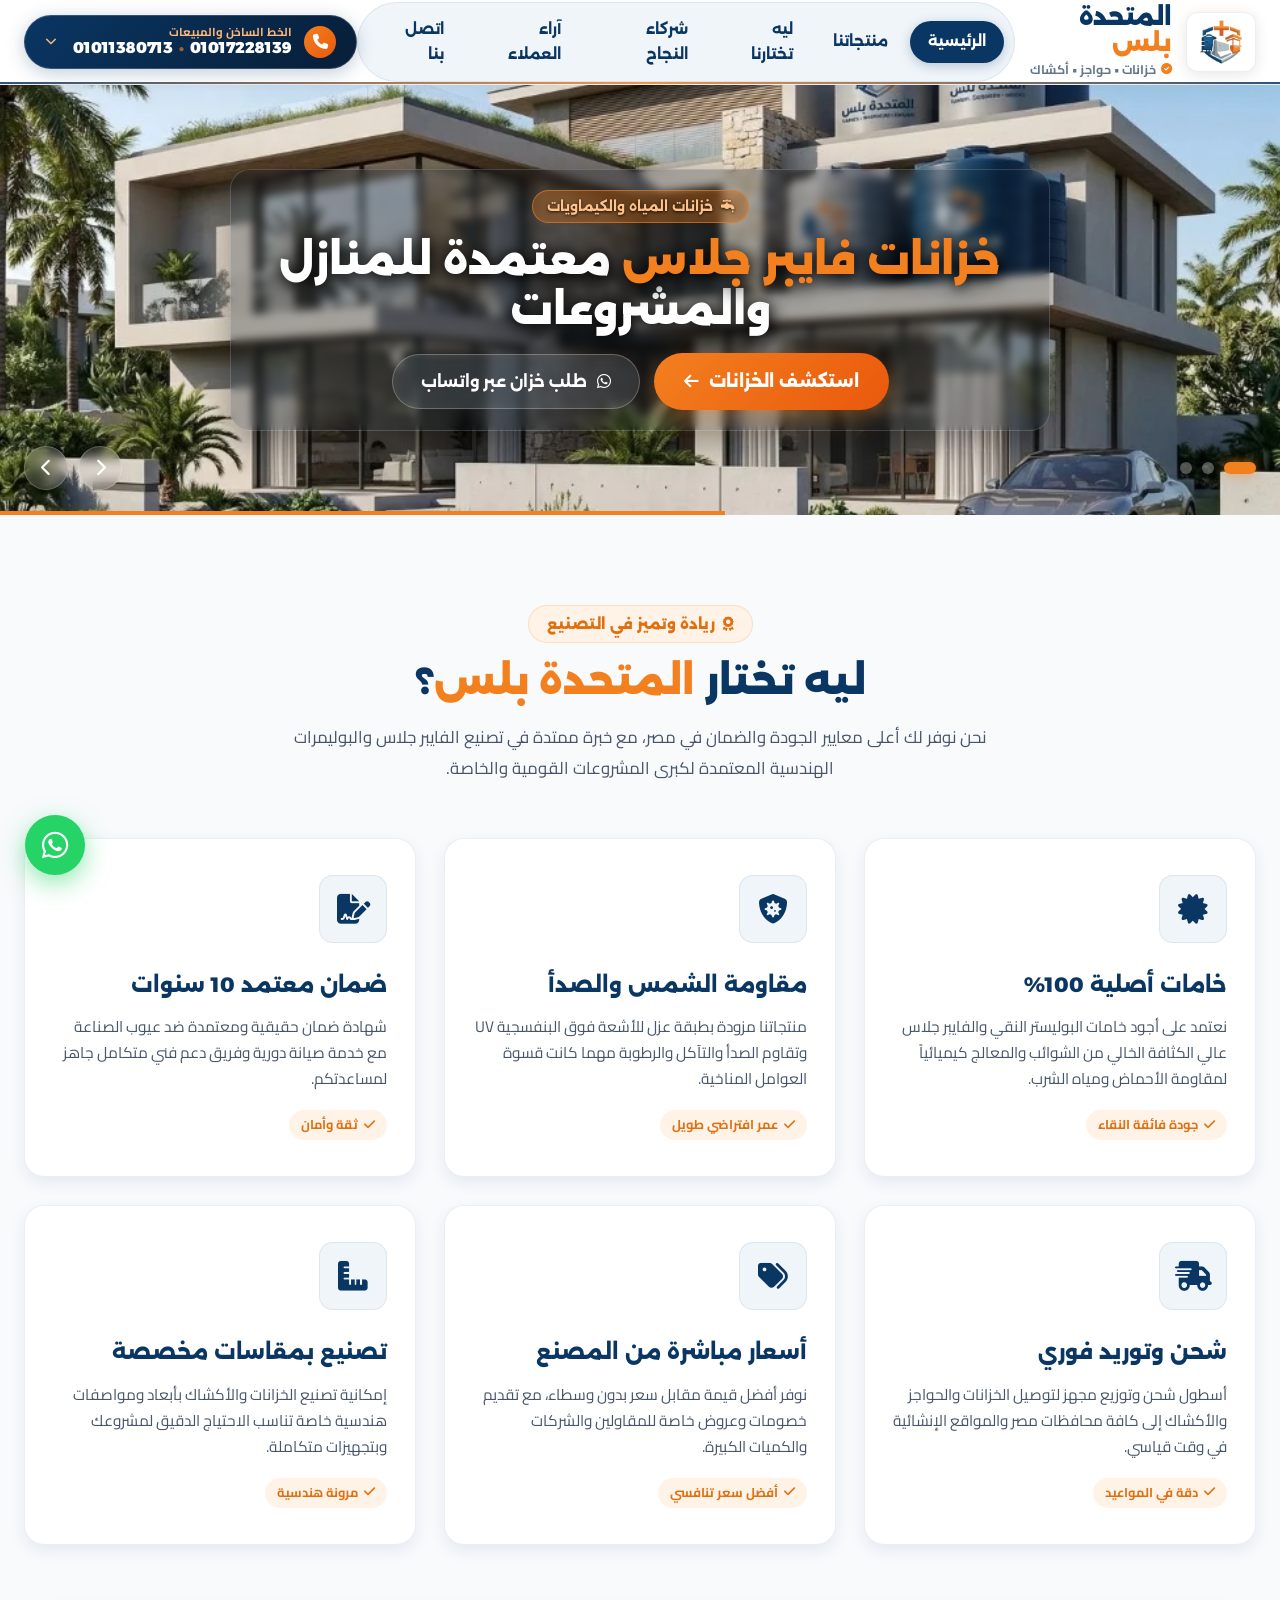
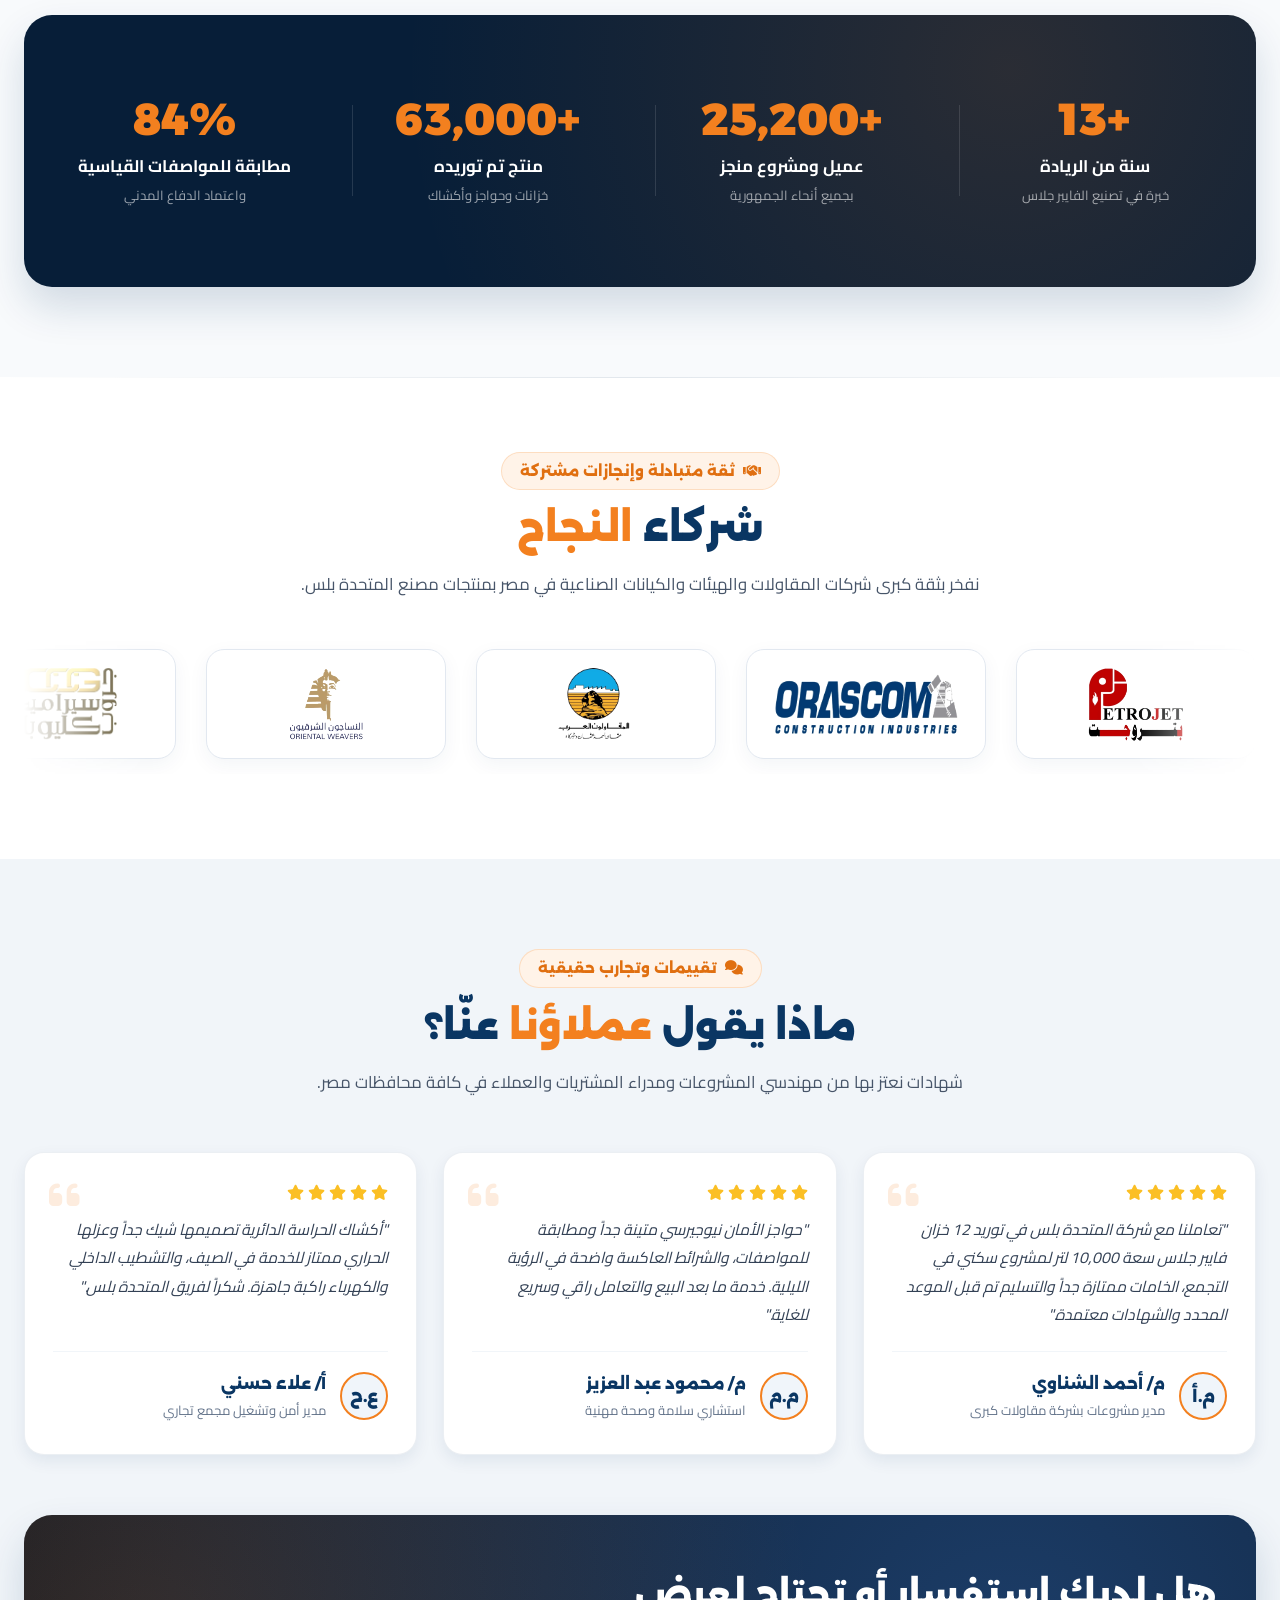
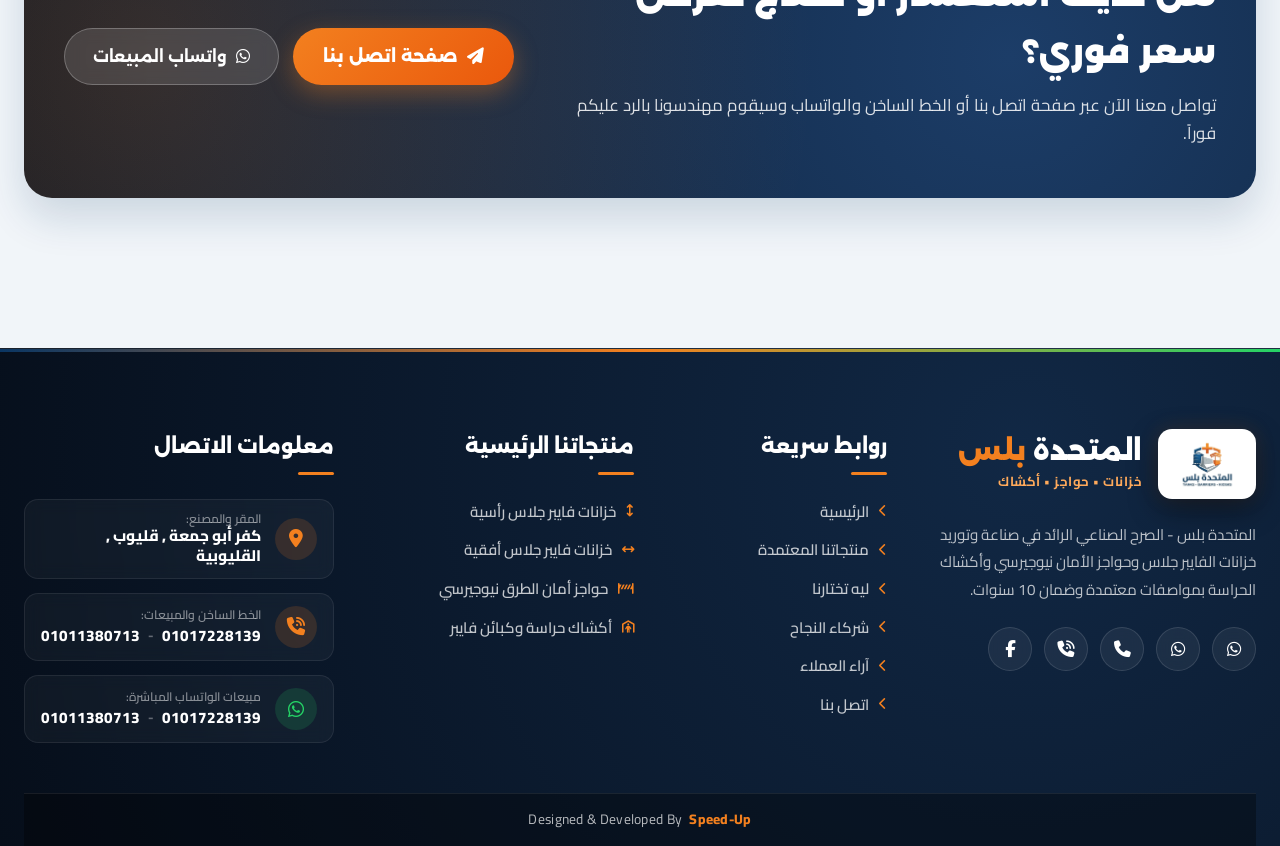
<file: index.html>
<!DOCTYPE html>
<html lang="ar" dir="rtl">
<head>
  <meta charset="UTF-8">
  <meta name="viewport" content="width=device-width, initial-scale=1.0">
  <title>المتحدة بلس للخزانات | مصنع خزانات فايبر جلاس وحواجز أمان وأكشاك حراسة في مصر</title>
  <meta name="description" content="شركة المتحدة بلس للخزانات - المصنع الرائد في مصر لتصنيع وتوريد خزانات مياه فايبر جلاس أفقية ورأسية بسعات من 500 حتى 30,000 لتر، حواجز أمان نيوجيرسي، وأكشاك حراسة معزولة بضمان 10 سنوات وتوصيل لكافة المحافظات. هاتف: 01011380713 - 01017228139">
  <meta name="keywords" content="المتحدة بلس, المتحدة بلس للخزانات, شركة المتحدة بلس, مصنع المتحدة بلس, خزانات فايبر جلاس, خزانات مياه فايبر جلاس, اسعار خزانات المياه في مصر, خزان مياه 500 لتر, خزان مياه 1000 لتر, خزان مياه 2000 لتر, خزان مياه 3000 لتر, خزان مياه 5000 لتر, خزان مياه 10000 لتر, خزان مياه 20000 لتر, خزان مياه 30000 لتر, خزانات مياه أفقية, خزانات مياه رأسية, حواجز نيوجيرسي, حواجز أمان الطرق, حواجز بلاستيكية للطرق, أكشاك حراسة فايبر جلاس, كبائن أمن واستقبال, كشك حراسة دائري, كشك حراسة مضلع, كشك حراسة مربع, كفر ابو جمعة قليوب القليوبية">
  <meta name="author" content="شركة المتحدة بلس">
  <meta name="robots" content="index, follow">
  <link rel="canonical" href="https://almutahidaplus.com/index.html">
  <meta name="theme-color" content="#0a3663">
  
  <!-- Open Graph Meta Tags -->
  <meta property="og:type" content="website">
  <meta property="og:locale" content="ar_EG">
  <meta property="og:site_name" content="المتحدة بلس">
  <meta property="og:url" content="https://almutahidaplus.com/index.html">
  <meta property="og:title" content="المتحدة بلس للخزانات | خزانات فايبر جلاس • حواجز نيوجيرسي • أكشاك حراسة">
  <meta property="og:description" content="المصنع رقم 1 في مصر لخزانات الفايبر جلاس المعتمدة، حواجز أمان الطرق نيوجيرسي، وأكشاك الحراسة المعزولة بضمان 10 سنوات وتوريد فوري.">
  <meta property="og:image" content="https://almutahidaplus.com/images/hero-tanks.webp">

  <!-- Twitter Card -->
  <meta name="twitter:card" content="summary_large_image">
  <meta name="twitter:title" content="المتحدة بلس للخزانات | مصنع فايبر جلاس معتمد في مصر">
  <meta name="twitter:description" content="خزانات مياه فايبر جلاس بسعات من 500 حتى 30000 لتر، حواجز نيوجيرسي، وأكشاك حراسة. اتصل: 01011380713 - 01017228139">
  <meta name="twitter:image" content="https://almutahidaplus.com/images/hero-tanks.webp">

  <!-- Structured Data (JSON-LD) -->
  <script type="application/ld+json">
  {
    "@context": "https://schema.org",
    "@type": "LocalBusiness",
    "name": "شركة المتحدة بلس للخزانات وحواجز الأمان والأكشاك",
    "alternateName": ["المتحدة بلس", "المتحدة بلس للخزانات", "Al-Mutahida Plus"],
    "image": "https://almutahidaplus.com/images/logo.webp",
    "url": "https://almutahidaplus.com/",
    "telephone": ["+201011380713", "+201017228139"],
    "priceRange": "$$",
    "address": {
      "@type": "PostalAddress",
      "streetAddress": "كفر أبو جمعة",
      "addressLocality": "قليوب",
      "addressRegion": "القليوبية",
      "addressCountry": "EG"
    },
    "geo": {
      "@type": "GeoCoordinates",
      "latitude": 30.1795,
      "longitude": 31.2057
    },
    "openingHoursSpecification": {
      "@type": "OpeningHoursSpecification",
      "dayOfWeek": [
        "Monday",
        "Tuesday",
        "Wednesday",
        "Thursday",
        "Friday",
        "Saturday",
        "Sunday"
      ],
      "opens": "09:00",
      "closes": "21:00"
    },
    "areaServed": {
      "@type": "Country",
      "name": "Egypt"
    },
    "description": "مصنع المتحدة بلس لتصنيع وتوريد خزانات الفايبر جلاس لمياه الشرب والكيماويات، حواجز أمان الطرق نيوجيرسي، وأكشاك وكبائن الحراسة المعزولة بضمان معتمد 10 سنوات."
  }
  </script>

  <!-- Favicon -->
  <link rel="icon" type="image/webp" href="images/favicon.webp">
  <link rel="shortcut icon" type="image/webp" href="images/favicon.webp">
  <link rel="apple-touch-icon" type="image/webp" href="images/favicon.webp">

  <!-- Google Fonts: Cairo & Alexandria -->
  <link rel="preconnect" href="https://fonts.googleapis.com">
  <link rel="preconnect" href="https://fonts.gstatic.com" crossorigin>
  <link href="https://fonts.googleapis.com/css2?family=Alexandria:wght@400;600;700;800;900&family=Cairo:wght@400;600;700;800;900&display=swap" rel="stylesheet">

  <!-- Font Awesome 6 -->
  <link rel="stylesheet" href="https://cdnjs.cloudflare.com/ajax/libs/font-awesome/6.5.1/css/all.min.css">

  <!-- CSS Styles -->
  <link rel="stylesheet" href="css/style.css">
</head>
<body>


  <!-- الهيدر وشريط التنقل الرئيسي (Site Header) -->
  <header class="site-header">
    <div class="container nav-container">
      <!-- الشعار واسم الشركة -->
      <a href="index.html" class="brand-logo" aria-label="الصفحة الرئيسية لشركة المتحدة بلس">
        <div class="header-logo-badge">
          <img src="images/logo-icon.webp" alt="لوجو شركة المتحدة بلس" width="46" height="46">
        </div>
        <div class="brand-info">
          <div class="brand-name">المتحدة <span>بلس</span></div>
          <div class="brand-tagline">
            <i class="fa-solid fa-circle-check" style="color: var(--color-accent); font-size: 0.7rem;"></i>
            <span>خزانات • حواجز • أكشاك</span>
          </div>
        </div>
      </a>

      <!-- روابط القائمة الرئيسية وشاشات الموبايل -->
      <nav class="nav-menu" id="navMenu">
        <div class="nav-menu-header">
          <div class="nav-menu-brand">
            <img src="images/logo-icon.webp" alt="المتحدة بلس" width="34" height="34">
            <span>المتحدة <strong>بلس</strong></span>
          </div>
          <button class="nav-menu-close" id="navMenuClose" aria-label="إغلاق القائمة">
            <i class="fa-solid fa-xmark"></i>
          </button>
        </div>

        <div class="nav-menu-links">
          <a href="index.html" class="nav-link active">
            <i class="fa-solid fa-house"></i>
            <span>الرئيسية</span>
          </a>
          <a href="products.html" class="nav-link">
            <i class="fa-solid fa-boxes-stacked"></i>
            <span>منتجاتنا</span>
          </a>
          <a href="#why-us" class="nav-link">
            <i class="fa-solid fa-award"></i>
            <span>ليه تختارنا</span>
          </a>
          <a href="#partners" class="nav-link">
            <i class="fa-solid fa-handshake"></i>
            <span>شركاء النجاح</span>
          </a>
          <a href="#reviews" class="nav-link">
            <i class="fa-solid fa-star"></i>
            <span>آراء العملاء</span>
          </a>
          <a href="contact.html" class="nav-link">
            <i class="fa-solid fa-phone-volume"></i>
            <span>اتصل بنا</span>
          </a>
        </div>

        <!-- صندوق التواصل والاتصال السريع داخل القائمة الجانبية -->
        <div class="nav-menu-contact-box">
          <div class="nav-contact-title">
            <i class="fa-solid fa-headset"></i>
            <span>قسم المبيعات والتعاقدات</span>
          </div>
          <div class="nav-contact-btns">
            <a href="tel:01011380713" class="nav-contact-btn tel">
              <div class="nav-contact-icon"><i class="fa-solid fa-phone"></i></div>
              <div class="nav-contact-info">
                <span>خط المبيعات 1</span>
                <strong>01011380713</strong>
              </div>
              <span class="nav-contact-badge">اتصال</span>
            </a>
            <a href="tel:01017228139" class="nav-contact-btn tel">
              <div class="nav-contact-icon"><i class="fa-solid fa-phone"></i></div>
              <div class="nav-contact-info">
                <span>خط المبيعات 2</span>
                <strong>01017228139</strong>
              </div>
              <span class="nav-contact-badge">اتصال</span>
            </a>
            <div class="nav-wa-row">
              <a href="https://wa.me/201011380713" target="_blank" class="nav-wa-btn" title="محادثة واتساب 1">
                <i class="fa-brands fa-whatsapp"></i>
                <span>واتساب 1</span>
              </a>
              <a href="https://wa.me/201017228139" target="_blank" class="nav-wa-btn" title="محادثة واتساب 2">
                <i class="fa-brands fa-whatsapp"></i>
                <span>واتساب 2</span>
              </a>
            </div>
          </div>
        </div>
      </nav>

      <!-- خلفية معتمة للقائمة عند الفتح بالموبايل -->
      <div class="nav-backdrop" id="navBackdrop"></div>

      <!-- أزرار الاتصال المميزة في الهيدر (تدعم الرقمين والواتساب بمرونة كاملة) -->
      <div class="header-actions">
        <div class="header-phone-dropdown">
          <button class="btn-phone-distinct phone-dropdown-trigger" type="button" aria-expanded="false" aria-label="أرقام المبيعات والاتصال السريع">
            <div class="phone-icon-pulse">
              <i class="fa-solid fa-phone"></i>
            </div>
            <div class="phone-text-wrapper">
              <span class="phone-label">الخط الساخن والمبيعات</span>
              <span class="phone-number-value">
                <span>01011380713</span>
                <span class="phone-divider">•</span>
                <span>01017228139</span>
              </span>
              <span class="phone-mobile-label">المبيعات</span>
            </div>
            <i class="fa-solid fa-chevron-down phone-drop-arrow"></i>
          </button>
          
          <div class="phone-dropdown-menu">
            <div class="phone-dropdown-header">
              <i class="fa-solid fa-headset"></i>
              <span>تواصل مع قسم المبيعات فوراً</span>
            </div>
            <a href="tel:01011380713" class="phone-drop-item">
              <div class="phone-drop-icon">
                <i class="fa-solid fa-phone"></i>
              </div>
              <div class="phone-drop-info">
                <span class="phone-drop-label">خط المبيعات الرئيسي 1</span>
                <span class="phone-drop-number">01011380713</span>
              </div>
              <span class="phone-drop-badge">اتصال مباشر</span>
            </a>
            <a href="tel:01017228139" class="phone-drop-item">
              <div class="phone-drop-icon">
                <i class="fa-solid fa-phone"></i>
              </div>
              <div class="phone-drop-info">
                <span class="phone-drop-label">خط المبيعات الرئيسي 2</span>
                <span class="phone-drop-number">01017228139</span>
              </div>
              <span class="phone-drop-badge">اتصال مباشر</span>
            </a>
            <div class="phone-drop-footer">
              <a href="https://wa.me/201011380713" target="_blank" class="phone-drop-wa" title="واتساب 1">
                <i class="fa-brands fa-whatsapp"></i> واتساب 1
              </a>
              <a href="https://wa.me/201017228139" target="_blank" class="phone-drop-wa" title="واتساب 2">
                <i class="fa-brands fa-whatsapp"></i> واتساب 2
              </a>
            </div>
          </div>
        </div>

        <button class="mobile-toggle" id="mobileToggle" aria-label="فتح القائمة الرئيسية">
          <i class="fa-solid fa-bars"></i>
        </button>
      </div>
    </div>
  </header>

  <!-- الهيرو سكشن التفاعلي المتحرك (Hero Auto Slider) -->
  <section class="hero-section" id="home">
    <div class="hero-slider">
      
      <!-- الشريحة الأولى: خزانات الفايبر جلاس -->
      <div class="slide active">
        <div class="slide-bg" style="background-image: url('images/hero-tanks.webp');">
          <div class="slide-bg-gradient"></div>
        </div>
        <div class="container">
          <div class="slide-content centered">
            <div class="slide-badge">
              <i class="fa-solid fa-faucet-drip"></i>
              <span>خزانات المياه والكيماويات</span>
            </div>
            <h1 class="slide-title">
              <span class="highlight">خزانات فايبر جلاس</span> معتمدة للمنازل والمشروعات
            </h1>
            <div class="slide-actions">
              <a href="products.html?category=vertical-tanks" class="btn-primary">
                <span>استكشف الخزانات</span>
                <i class="fa-solid fa-arrow-left"></i>
              </a>
              <a href="https://wa.me/201011380713?text=%D8%A7%D8%B3%D8%AA%D9%81%D8%B3%D8%A7%D8%B1%20%D8%B9%D9%86%20%D8%AE%D8%B2%D8%A7%D9%86%D8%A7%D8%AA%20%D8%A7%D9%84%D9%81%D8%A7%D9%8A%D8%A8%D8%B1%20%D8%AC%D9%84%D8%A7%D8%B3" target="_blank" class="btn-secondary">
                <i class="fa-brands fa-whatsapp"></i>
                <span>طلب خزان عبر واتساب</span>
              </a>
            </div>
          </div>
        </div>
      </div>

      <!-- الشريحة الثانية: حواجز أمان الطرق نيوجيرسي -->
      <div class="slide">
        <div class="slide-bg" style="background-image: url('images/hero-barriers.webp');">
          <div class="slide-bg-gradient"></div>
        </div>
        <div class="container">
          <div class="slide-content centered">
            <div class="slide-badge">
              <i class="fa-solid fa-road-barrier"></i>
              <span>السلامة المرورية وأمان الطرق</span>
            </div>
            <h2 class="slide-title">
              <span class="highlight">حواجز أمان نيوجيرسي</span> للمشروعات والكباري
            </h2>
            <div class="slide-actions">
              <a href="products.html?category=barriers" class="btn-primary">
                <span>استكشف الحواجز</span>
                <i class="fa-solid fa-arrow-left"></i>
              </a>
              <a href="https://wa.me/201011380713?text=%D8%A7%D8%B3%D8%AA%D9%81%D8%B3%D8%A7%D8%B1%20%D8%B9%D9%86%20%D8%AD%D9%88%D8%A7%D8%AC%D8%B2%20%D8%A7%D9%84%D8%A3%D9%85%D8%A7%D9%86%20%D9%86%D9%8A%D9%88%D8%AC%D9%8A%D8%B1%D8%B3%D9%8A" target="_blank" class="btn-secondary">
                <i class="fa-brands fa-whatsapp"></i>
                <span>طلب حواجز عبر واتساب</span>
              </a>
            </div>
          </div>
        </div>
      </div>

      <!-- الشريحة الثالثة: أكشاك الحراسة الفايبر جلاس -->
      <div class="slide">
        <div class="slide-bg" style="background-image: url('images/hero-kiosks.webp');">
          <div class="slide-bg-gradient"></div>
        </div>
        <div class="container">
          <div class="slide-content centered">
            <div class="slide-badge">
              <i class="fa-solid fa-person-shelter"></i>
              <span>أكشاك وكبائن الحراسة المجهزة</span>
            </div>
            <h2 class="slide-title">
              <span class="highlight">أكشاك حراسة وكبائن</span> فندقية فاخرة
            </h2>
            <div class="slide-actions">
              <a href="products.html?category=kiosks" class="btn-primary">
                <span>استكشف الأكشاك</span>
                <i class="fa-solid fa-arrow-left"></i>
              </a>
              <a href="https://wa.me/201011380713?text=%D8%A7%D8%B3%D8%AA%D9%81%D8%B3%D8%A7%D8%B1%20%D8%B9%D9%86%20%D8%A3%D9%83%D8%B4%D8%A7%D9%83%20%D8%A7%D9%84%D8%AD%D8%B1%D8%A7%D8%B3%D8%A9%20%D8%A7%D9%84%D9%81%D8%A7%D9%8A%D8%A8%D8%B1%20%D8%AC%D9%84%D8%A7%D8%B3" target="_blank" class="btn-secondary">
                <i class="fa-brands fa-whatsapp"></i>
                <span>طلب كشك عبر واتساب</span>
              </a>
            </div>
          </div>
        </div>
      </div>

    </div>

    <!-- مؤشرات وأزرار التحكم بالسلايدر -->
    <div class="slider-controls">
      <div class="container slider-controls-inner">
        <div class="slider-dots"></div>
        <div class="slider-arrows">
          <button class="arrow-btn prev" aria-label="الشريحة السابقة">
            <i class="fa-solid fa-chevron-right"></i>
          </button>
          <button class="arrow-btn next" aria-label="الشريحة التالية">
            <i class="fa-solid fa-chevron-left"></i>
          </button>
        </div>
      </div>
    </div>
    <div class="slider-progress"></div>
  </section>

  <!-- قسم "ليه تختار المتحدة بلس" (Why Choose Us) -->
  <section class="section" id="why-us">
    <div class="container">
      <div class="section-header">
        <div class="section-subtitle">
          <i class="fa-solid fa-award"></i>
          <span>ريادة وتميز في التصنيع</span>
        </div>
        <h2 class="section-title">ليه تختار <span>المتحدة بلس</span>؟</h2>
        <p class="section-desc">
          نحن نوفر لك أعلى معايير الجودة والضمان في مصر، مع خبرة ممتدة في تصنيع الفايبر جلاس والبوليمرات الهندسية المعتمدة لكبرى المشروعات القومية والخاصة.
        </p>
      </div>

      <div class="features-grid">
        <!-- كارت 1 -->
        <div class="feature-card">
          <div class="feature-icon-wrapper">
            <i class="fa-solid fa-certificate"></i>
          </div>
          <h3 class="feature-card-title">خامات أصلية 100%</h3>
          <p class="feature-card-desc">
            نعتمد على أجود خامات البوليستر النقي والفايبر جلاس عالي الكثافة الخالي من الشوائب والمعالج كيميائياً لمقاومة الأحماض ومياه الشرب.
          </p>
          <div class="feature-card-badge">
            <i class="fa-solid fa-check"></i> جودة فائقة النقاء
          </div>
        </div>

        <!-- كارت 2 -->
        <div class="feature-card">
          <div class="feature-icon-wrapper">
            <i class="fa-solid fa-shield-virus"></i>
          </div>
          <h3 class="feature-card-title">مقاومة الشمس والصدأ</h3>
          <p class="feature-card-desc">
            منتجاتنا مزودة بطبقة عزل للأشعة فوق البنفسجية UV وتقاوم الصدأ والتآكل والرطوبة مهما كانت قسوة العوامل المناخية.
          </p>
          <div class="feature-card-badge">
            <i class="fa-solid fa-check"></i> عمر افتراضي طويل
          </div>
        </div>

        <!-- كارت 3 -->
        <div class="feature-card">
          <div class="feature-icon-wrapper">
            <i class="fa-solid fa-file-signature"></i>
          </div>
          <h3 class="feature-card-title">ضمان معتمد 10 سنوات</h3>
          <p class="feature-card-desc">
            شهادة ضمان حقيقية ومعتمدة ضد عيوب الصناعة مع خدمة صيانة دورية وفريق دعم فني متكامل جاهز لمساعدتكم.
          </p>
          <div class="feature-card-badge">
            <i class="fa-solid fa-check"></i> ثقة وأمان
          </div>
        </div>

        <!-- كارت 4 -->
        <div class="feature-card">
          <div class="feature-icon-wrapper">
            <i class="fa-solid fa-truck-fast"></i>
          </div>
          <h3 class="feature-card-title">شحن وتوريد فوري</h3>
          <p class="feature-card-desc">
            أسطول شحن وتوزيع مجهز لتوصيل الخزانات والحواجز والأكشاك إلى كافة محافظات مصر والمواقع الإنشائية في وقت قياسي.
          </p>
          <div class="feature-card-badge">
            <i class="fa-solid fa-check"></i> دقة في المواعيد
          </div>
        </div>

        <!-- كارت 5 -->
        <div class="feature-card">
          <div class="feature-icon-wrapper">
            <i class="fa-solid fa-tags"></i>
          </div>
          <h3 class="feature-card-title">أسعار مباشرة من المصنع</h3>
          <p class="feature-card-desc">
            نوفر أفضل قيمة مقابل سعر بدون وسطاء، مع تقديم خصومات وعروض خاصة للمقاولين والشركات والكميات الكبيرة.
          </p>
          <div class="feature-card-badge">
            <i class="fa-solid fa-check"></i> أفضل سعر تنافسي
          </div>
        </div>

        <!-- كارت 6 -->
        <div class="feature-card">
          <div class="feature-icon-wrapper">
            <i class="fa-solid fa-ruler-combined"></i>
          </div>
          <h3 class="feature-card-title">تصنيع بمقاسات مخصصة</h3>
          <p class="feature-card-desc">
            إمكانية تصنيع الخزانات والأكشاك بأبعاد ومواصفات هندسية خاصة تناسب الاحتياج الدقيق لمشروعك وبتجهيزات متكاملة.
          </p>
          <div class="feature-card-badge">
            <i class="fa-solid fa-check"></i> مرونة هندسية
          </div>
        </div>
      </div>

      <!-- شريط الإحصائيات والأرقام (Live Counters) -->
      <div class="stats-strip">
        <div class="container stats-grid">
          <div class="stat-item">
            <div class="stat-number" data-target="15" data-prefix="+">15</div>
            <div class="stat-label">سنة من الريادة</div>
            <div class="stat-sub">خبرة في تصنيع الفايبر جلاس</div>
          </div>
          <div class="stat-item">
            <div class="stat-number" data-target="30000" data-prefix="+">30,000</div>
            <div class="stat-label">عميل ومشروع منجز</div>
            <div class="stat-sub">بجميع أنحاء الجمهورية</div>
          </div>
          <div class="stat-item">
            <div class="stat-number" data-target="75000" data-prefix="+">75,000</div>
            <div class="stat-label">منتج تم توريده</div>
            <div class="stat-sub">خزانات وحواجز وأكشاك</div>
          </div>
          <div class="stat-item">
            <div class="stat-number" data-target="100" data-suffix="%">100%</div>
            <div class="stat-label">مطابقة للمواصفات القياسية</div>
            <div class="stat-sub">واعتماد الدفاع المدني</div>
          </div>
        </div>
      </div>



    </div>
  </section>

  <!-- قسم شركاء النجاح (Success Partners Continuous Marquee) -->
  <section class="partners-section" id="partners">
    <div class="container">
      <div class="section-header" style="margin-bottom: 35px;">
        <div class="section-subtitle">
          <i class="fa-solid fa-handshake"></i>
          <span>ثقة متبادلة وإنجازات مشتركة</span>
        </div>
        <h2 class="section-title">شركاء <span>النجاح</span></h2>
        <p class="section-desc">
          نفخر بثقة كبرى شركات المقاولات والهيئات والكيانات الصناعية في مصر بمنتجات مصنع المتحدة بلس.
        </p>
      </div>

      <!-- شريط اللوجوهات المتحرك اللانهائي لكبرى الشركات -->
      <div class="marquee-wrapper">
        <div class="marquee-track">
          <div class="partner-card" title="شركة بتروجت">
            <img src="images/partners/partner-petrojet.webp" alt="لوجو شركة بتروجت">
          </div>
          <div class="partner-card" title="أوراسكوم للإنشاءات">
            <img src="images/partners/partner-orascom.webp" alt="لوجو أوراسكوم للإنشاءات">
          </div>
          <div class="partner-card" title="شركة المقاولون العرب">
            <img src="images/partners/partner-arab-contractors.webp" alt="لوجو المقاولون العرب">
          </div>
          <div class="partner-card" title="مجموعة النساجون الشرقيون">
            <img src="images/partners/partner-oriental-weavers.webp" alt="لوجو النساجون الشرقيون">
          </div>
          <div class="partner-card" title="مجموعة سيراميكا كليوباترا">
            <img src="images/partners/partner-cleopatra.webp" alt="لوجو سيراميكا كليوباترا">
          </div>
          <!-- تكرار لضمان السلاسة اللانهائية والانسيابية في الحركة -->
          <div class="partner-card" title="شركة بتروجت">
            <img src="images/partners/partner-petrojet.webp" alt="لوجو شركة بتروجت">
          </div>
          <div class="partner-card" title="أوراسكوم للإنشاءات">
            <img src="images/partners/partner-orascom.webp" alt="لوجو أوراسكوم للإنشاءات">
          </div>
          <div class="partner-card" title="شركة المقاولون العرب">
            <img src="images/partners/partner-arab-contractors.webp" alt="لوجو المقاولون العرب">
          </div>
          <div class="partner-card" title="مجموعة النساجون الشرقيون">
            <img src="images/partners/partner-oriental-weavers.webp" alt="لوجو النساجون الشرقيون">
          </div>
          <div class="partner-card" title="مجموعة سيراميكا كليوباترا">
            <img src="images/partners/partner-cleopatra.webp" alt="لوجو سيراميكا كليوباترا">
          </div>
        </div>
      </div>
    </div>
  </section>

  <!-- قسم آراء العملاء (Customer Testimonials) -->
  <section class="section reviews-section" id="reviews">
    <div class="container">
      <div class="section-header">
        <div class="section-subtitle">
          <i class="fa-solid fa-comments"></i>
          <span>تقييمات وتجارب حقيقية</span>
        </div>
        <h2 class="section-title">ماذا يقول <span>عملاؤنا</span> عنّا؟</h2>
        <p class="section-desc">
          شهادات نعتز بها من مهندسي المشروعات ومدراء المشتريات والعملاء في كافة محافظات مصر.
        </p>
      </div>

      <div class="reviews-grid">
        <!-- رأي 1 -->
        <div class="review-card">
          <i class="fa-solid fa-quote-left review-quote-icon"></i>
          <div class="review-stars">
            <i class="fa-solid fa-star"></i><i class="fa-solid fa-star"></i><i class="fa-solid fa-star"></i><i class="fa-solid fa-star"></i><i class="fa-solid fa-star"></i>
          </div>
          <p class="review-text">
            "تعاملنا مع شركة المتحدة بلس في توريد 12 خزان فايبر جلاس سعة 10,000 لتر لمشروع سكني في التجمع، الخامات ممتازة جداً والتسليم تم قبل الموعد المحدد والشهادات معتمدة."
          </p>
          <div class="review-author">
            <div class="author-avatar">م.أ</div>
            <div class="author-info">
              <h4>م/ أحمد الشناوي</h4>
              <p>مدير مشروعات بشركة مقاولات كبرى</p>
            </div>
          </div>
        </div>

        <!-- رأي 2 -->
        <div class="review-card">
          <i class="fa-solid fa-quote-left review-quote-icon"></i>
          <div class="review-stars">
            <i class="fa-solid fa-star"></i><i class="fa-solid fa-star"></i><i class="fa-solid fa-star"></i><i class="fa-solid fa-star"></i><i class="fa-solid fa-star"></i>
          </div>
          <p class="review-text">
            "حواجز الأمان نيوجيرسي متينة جداً ومطابقة للمواصفات، والشرائط العاكسة واضحة في الرؤية الليلية. خدمة ما بعد البيع والتعامل راقي وسريع للغاية."
          </p>
          <div class="review-author">
            <div class="author-avatar">م.م</div>
            <div class="author-info">
              <h4>م/ محمود عبد العزيز</h4>
              <p>استشاري سلامة وصحة مهنية</p>
            </div>
          </div>
        </div>

        <!-- رأي 3 -->
        <div class="review-card">
          <i class="fa-solid fa-quote-left review-quote-icon"></i>
          <div class="review-stars">
            <i class="fa-solid fa-star"></i><i class="fa-solid fa-star"></i><i class="fa-solid fa-star"></i><i class="fa-solid fa-star"></i><i class="fa-solid fa-star"></i>
          </div>
          <p class="review-text">
            "أكشاك الحراسة الدائرية تصميمها شيك جداً وعزلها الحراري ممتاز للخدمة في الصيف، والتشطيب الداخلي والكهرباء راكبة جاهزة. شكراً لفريق المتحدة بلس."
          </p>
          <div class="review-author">
            <div class="author-avatar">ع.ح</div>
            <div class="author-info">
              <h4>أ/ علاء حسني</h4>
              <p>مدير أمن وتشغيل مجمع تجاري</p>
            </div>
          </div>
        </div>
      </div>

      <!-- كارت تواصل واستفسار سريع في نهاية الهوم -->
      <div class="home-products-cta" style="margin-top: 60px; background: radial-gradient(circle at 80% 50%, #1c3d68 0%, #091728 100%);">
        <div class="cta-text-side">
          <h3>هل لديك <span>استفسار</span> أو تحتاج لعرض سعر فوري؟</h3>
          <p>
            تواصل معنا الآن عبر صفحة اتصل بنا أو الخط الساخن والواتساب وسيقوم مهندسونا بالرد عليكم فوراً.
          </p>
        </div>
        <div class="cta-action-side">
          <a href="contact.html" class="btn-primary" style="background: var(--color-accent-gradient);">
            <i class="fa-solid fa-paper-plane"></i>
            <span>صفحة اتصل بنا</span>
          </a>
          <a href="https://wa.me/201011380713?text=%D8%A7%D9%84%D8%B3%D9%84%D8%A7%D9%85%20%D8%B9%D9%84%D9%8A%D9%83%D9%85%D8%8C%20%D8%A3%D9%88%D8%AF%20%D8%A7%D9%84%D8%A7%D8%B3%D8%AA%D9%81%D8%B3%D8%A7%D8%B1%20%D8%B9%D9%86%20%D8%AE%D8%AF%D9%85%D8%A7%D8%AA%20%D9%88%D9%85%D9%86%D8%AA%D8%AC%D8%A7%D8%AA%20%D8%A7%D9%84%D9%85%D8%AA%D8%AD%D8%AF%D8%A9%20%D8%A8%D9%84%D8%B3" target="_blank" class="btn-secondary">
            <i class="fa-brands fa-whatsapp"></i>
            <span>واتساب المبيعات</span>
          </a>
        </div>
      </div>

    </div>
  </section>

  <!-- الفوتر المتكامل للشركة (Site Footer) -->
  <footer class="site-footer">
    <div class="container">
      <div class="footer-grid">
        
        <!-- العمود الأول: نبذة وهوية الشركة -->
        <div class="footer-brand">
          <a href="index.html" class="footer-brand-logo">
            <div class="footer-logo-badge">
              <img src="images/logo-footer.webp" alt="لوجو شركة المتحدة بلس">
            </div>
            <div class="footer-brand-text">
              <span class="footer-brand-name">المتحدة <span class="accent-text">بلس</span></span>
              <span class="footer-brand-tagline">خزانات • حواجز • أكشاك</span>
            </div>
          </a>
          <p class="footer-desc">
            المتحدة بلس - الصرح الصناعي الرائد في صناعة وتوريد خزانات الفايبر جلاس وحواجز الأمان نيوجيرسي وأكشاك الحراسة بمواصفات معتمدة وضمان 10 سنوات.
          </p>
          <div class="footer-social">
            <a href="https://wa.me/201011380713" target="_blank" class="social-btn wa" title="واتساب 1"><i class="fa-brands fa-whatsapp"></i></a>
            <a href="https://wa.me/201017228139" target="_blank" class="social-btn wa" title="واتساب 2"><i class="fa-brands fa-whatsapp"></i></a>
            <a href="tel:01011380713" class="social-btn" title="اتصال هاتفي 1"><i class="fa-solid fa-phone"></i></a>
            <a href="tel:01017228139" class="social-btn" title="اتصال هاتفي 2"><i class="fa-solid fa-phone-volume"></i></a>
            <a href="https://www.facebook.com/profile.php?id=61593824470740" target="_blank" class="social-btn" title="فيسبوك"><i class="fa-brands fa-facebook-f"></i></a>
          </div>
        </div>

        <!-- العمود الثاني: روابط سريعة -->
        <div>
          <h4 class="footer-col-title">روابط سريعة</h4>
          <ul class="footer-links">
            <li><a href="index.html" class="footer-link"><i class="fa-solid fa-chevron-left"></i> الرئيسية</a></li>
            <li><a href="products.html" class="footer-link"><i class="fa-solid fa-chevron-left"></i> منتجاتنا المعتمدة</a></li>
            <li><a href="#why-us" class="footer-link"><i class="fa-solid fa-chevron-left"></i> ليه تختارنا</a></li>
            <li><a href="#partners" class="footer-link"><i class="fa-solid fa-chevron-left"></i> شركاء النجاح</a></li>
            <li><a href="#reviews" class="footer-link"><i class="fa-solid fa-chevron-left"></i> آراء العملاء</a></li>
            <li><a href="contact.html" class="footer-link"><i class="fa-solid fa-chevron-left"></i> اتصل بنا</a></li>
          </ul>
        </div>

        <!-- العمود الثالث: أقسام المنتجات التفاعلية -->
        <div>
          <h4 class="footer-col-title">منتجاتنا الرئيسية</h4>
          <ul class="footer-links">
            <li><a href="products.html?category=vertical-tanks" class="footer-link"><i class="fa-solid fa-arrows-up-down"></i> خزانات فايبر جلاس رأسية</a></li>
            <li><a href="products.html?category=horizontal-tanks" class="footer-link"><i class="fa-solid fa-arrows-left-right"></i> خزانات فايبر جلاس أفقية</a></li>
            <li><a href="products.html?category=barriers" class="footer-link"><i class="fa-solid fa-road-barrier"></i> حواجز أمان الطرق نيوجيرسي</a></li>
            <li><a href="products.html?category=kiosks" class="footer-link"><i class="fa-solid fa-person-shelter"></i> أكشاك حراسة وكبائن فايبر</a></li>
          </ul>
        </div>

        <!-- العمود الرابع: معلومات التواصل والعنوان المحدثة -->
        <div>
          <h4 class="footer-col-title">معلومات الاتصال</h4>
          <div class="footer-contact-list">
            <a href="https://maps.google.com/?q=30.1812,31.2065" target="_blank" class="footer-contact-card">
              <div class="footer-card-icon">
                <i class="fa-solid fa-location-dot"></i>
              </div>
              <div class="footer-card-text">
                <span class="footer-card-label">المقر والمصنع:</span>
                <span class="footer-card-val">كفر أبو جمعة , قليوب , القليوبية</span>
              </div>
            </a>

            <div class="footer-contact-card">
              <div class="footer-card-icon">
                <i class="fa-solid fa-phone-volume"></i>
              </div>
              <div class="footer-card-text">
                <span class="footer-card-label">الخط الساخن والمبيعات:</span>
                <div class="footer-phones-row">
                  <a href="tel:01011380713" class="footer-card-val" title="اتصال بالخط الأول">01011380713</a>
                  <span class="footer-sep">-</span>
                  <a href="tel:01017228139" class="footer-card-val" title="اتصال بالخط الثاني">01017228139</a>
                </div>
              </div>
            </div>

            <div class="footer-contact-card wa-contact">
              <div class="footer-card-icon">
                <i class="fa-brands fa-whatsapp"></i>
              </div>
              <div class="footer-card-text">
                <span class="footer-card-label">مبيعات الواتساب المباشرة:</span>
                <div class="footer-phones-row">
                  <a href="https://wa.me/201011380713" target="_blank" class="footer-card-val" title="محادثة واتساب 1">01011380713</a>
                  <span class="footer-sep">-</span>
                  <a href="https://wa.me/201017228139" target="_blank" class="footer-card-val" title="محادثة واتساب 2">01017228139</a>
                </div>
              </div>
            </div>
          </div>
        </div>

      </div>

      <!-- شريط حقوق النشر السفلي -->
      <div class="footer-bottom">
        <div class="container footer-bottom-content">
          <p>
            Designed &amp; Developed By <a href="https://speed-up.tech" target="_blank" rel="noopener noreferrer" class="speedup-link">Speed-Up</a>
          </p>
        </div>
      </div>
    </div>
  </footer>

  <!-- الأزرار العائمة التفاعلية (Floating Actions) -->
  <div class="floating-actions">
    <button class="scroll-top-btn" aria-label="الصعود للأعلى">
      <i class="fa-solid fa-arrow-up"></i>
    </button>
    <a href="https://wa.me/201011380713?text=%D8%A7%D9%84%D8%B3%D9%84%D8%A7%D9%85%20%D8%B9%D9%84%D9%8A%D9%83%D9%85%D8%8C%20%D8%A3%D9%88%D8%AF%20%D8%A7%D9%84%D8%A7%D8%B3%D8%AA%D9%81%D8%B3%D8%A7%D8%B1%20%D8%B9%D9%86%20%D9%85%D9%86%D8%AA%D8%AC%D8%A7%D8%AA%20%D8%A7%D9%84%D9%85%D8%AA%D8%AD%D8%AF%D8%A9%20%D8%A8%D9%84%D8%B3" target="_blank" class="floating-wa-btn" title="تواصل معنا عبر واتساب">
      <i class="fa-brands fa-whatsapp"></i>
    </a>
  </div>

  <!-- نافذة طلب المنتج المباشر عبر واتساب (WhatsApp Order Modal) -->
  <div class="order-modal-overlay" id="orderModal">
    <div class="order-modal-card">
      <div class="order-modal-header">
        <div class="order-modal-header-info">
          <div class="order-modal-wa-badge">
            <i class="fa-brands fa-whatsapp"></i>
          </div>
          <div class="order-modal-title-wrap">
            <h3>طلب عبر واتساب</h3>
            <p>أرسل طلبك مباشرةً وسنرد فوراً</p>
          </div>
        </div>
        <button class="order-modal-close-btn" id="closeOrderModalBtn" aria-label="إغلاق">
          <i class="fa-solid fa-xmark"></i>
        </button>
      </div>
      <div class="order-modal-body">
        <form id="productOrderForm">
          <div class="order-input-group">
            <label class="order-input-label">المنتج المطلوب</label>
            <div class="order-input-wrapper readonly">
              <i class="fa-solid fa-cube order-input-icon"></i>
              <input type="text" id="orderProductName" readonly>
            </div>
          </div>

          <div class="order-input-group">
            <label class="order-input-label">الاسم الكريم</label>
            <div class="order-input-wrapper">
              <i class="fa-solid fa-user order-input-icon"></i>
              <input type="text" id="orderCustomerName" placeholder="أدخل اسمك بالكامل" required>
            </div>
          </div>

          <div class="order-input-group">
            <label class="order-input-label">رقم الهاتف</label>
            <div class="order-input-wrapper">
              <i class="fa-solid fa-phone order-input-icon"></i>
              <input type="tel" id="orderCustomerPhone" placeholder="مثال: 01000000000" style="direction: rtl;" required>
            </div>
          </div>

          <div class="order-input-group">
            <label class="order-input-label">العنوان</label>
            <div class="order-input-wrapper">
              <i class="fa-solid fa-location-dot order-input-icon"></i>
              <input type="text" id="orderCustomerAddress" placeholder="المحافظة، المدينة، الشارع">
            </div>
          </div>

          <div class="order-input-group">
            <label class="order-input-label">تفاصيل إضافية (اختياري)</label>
            <div class="order-input-wrapper">
              <i class="fa-solid fa-file-lines order-input-icon" style="top: 14px;"></i>
              <textarea id="orderCustomerNotes" placeholder="العدد المطلوب، المقاس، أو أي ملاحظات خاصة بالتوصيل..."></textarea>
            </div>
          </div>

          <button type="submit" class="order-modal-submit-btn">
            <i class="fa-brands fa-whatsapp" style="font-size: 1.3rem;"></i>
            <span>تأكيد ومراسلة عبر واتساب</span>
          </button>
        </form>
      </div>
    </div>
  </div>

  <!-- JavaScript Files -->
  <script src="js/slider.js"></script>
  <script src="js/main.js"></script>
</body>
</html>
</file>
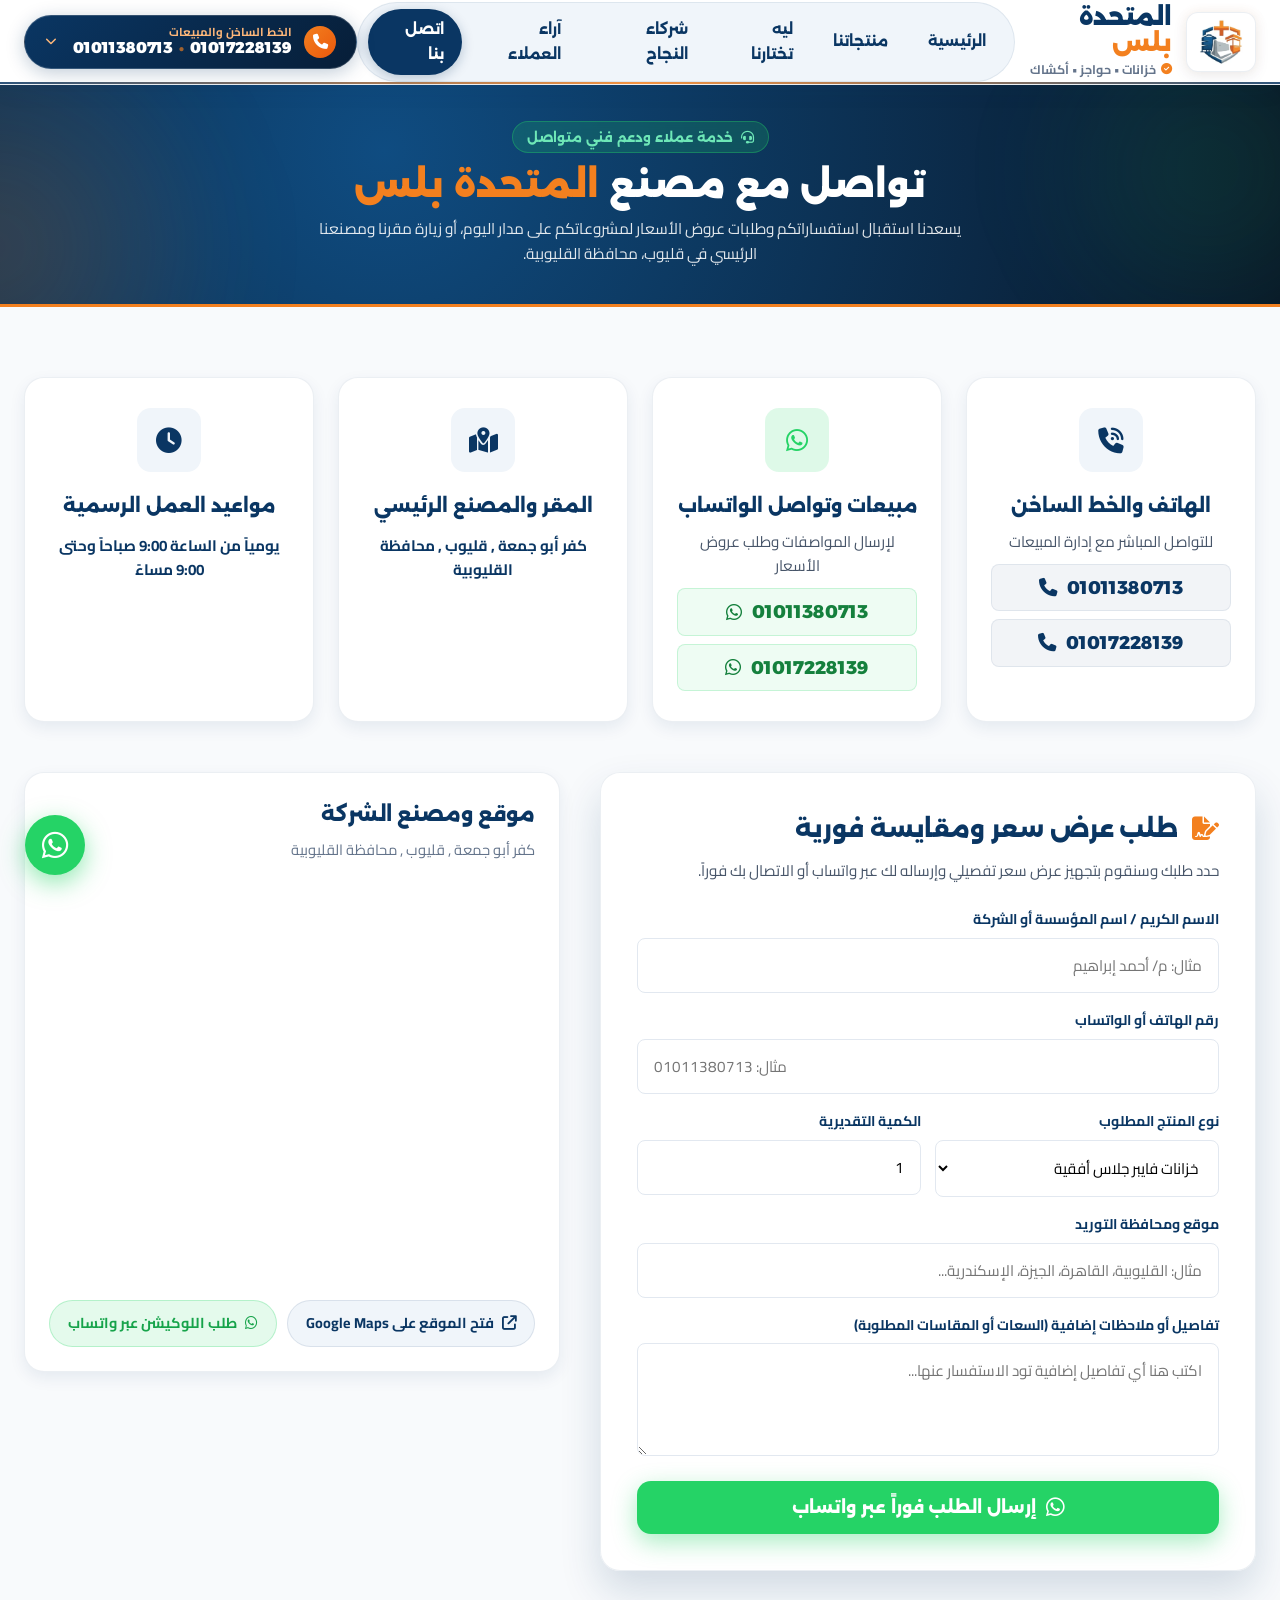
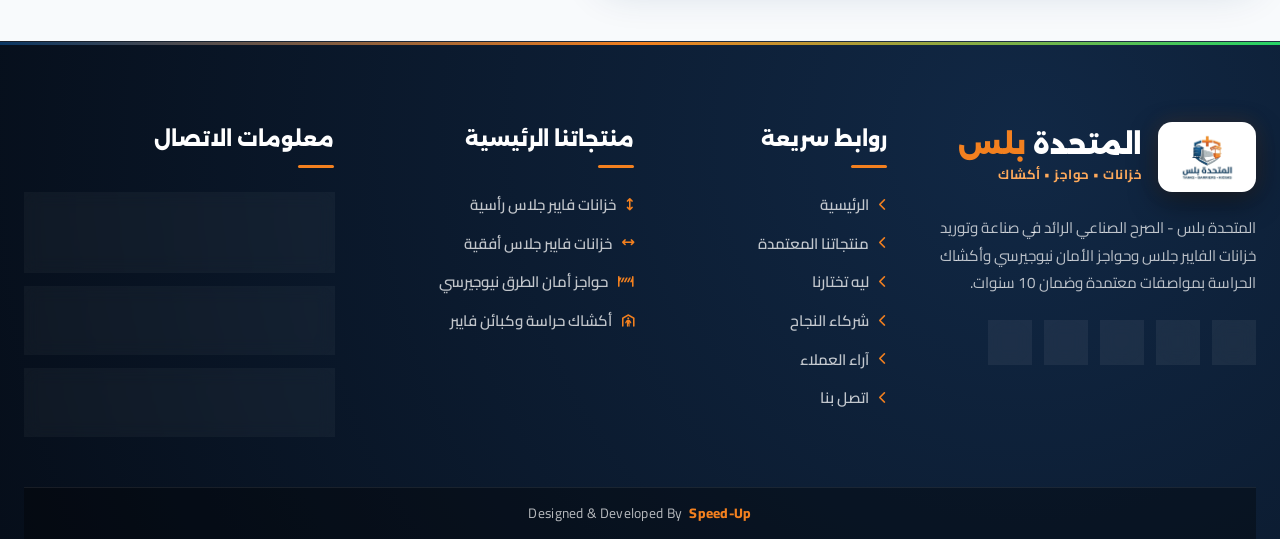
<file: contact.html>
<!DOCTYPE html>
<html lang="ar" dir="rtl">
<head>
  <meta charset="UTF-8">
  <meta name="viewport" content="width=device-width, initial-scale=1.0">
  <title>اتصل بنا | شركة المتحدة بلس للخزانات والحواجز والأكشاك - 01011380713 - 01017228139</title>
  <meta name="description" content="تواصل مع شركة المتحدة بلس للخزانات: العنوان كفر أبو جمعة , مركز قليوب , محافظة القليوبية. هاتف وواتساب مباشر: 01011380713 - 01017228139. استشارات هندسية وعروض أسعار وتوريد لكافة أنحاء الجمهورية.">
  <meta name="keywords" content="اتصل بشركة المتحدة بلس, المتحدة بلس للخزانات, ارقام مصنع خزانات مياه, عنوان مصنع المتحدة بلس, كفر ابو جمعة قليوب, اسعار خزانات المياه, شراء خزان فايبر جلاس, حواجز نيوجيرسي مصر, اكشاك حراسة للبيع">
  <meta name="author" content="شركة المتحدة بلس">
  <meta name="robots" content="index, follow">
  <link rel="canonical" href="https://almutahidaplus.com/contact.html">
  <meta name="theme-color" content="#0a3663">
  
  <!-- Open Graph Meta Tags -->
  <meta property="og:type" content="website">
  <meta property="og:locale" content="ar_EG">
  <meta property="og:site_name" content="المتحدة بلس">
  <meta property="og:url" content="https://almutahidaplus.com/contact.html">
  <meta property="og:title" content="اتصل بشركة المتحدة بلس للخزانات والحواجز والأكشاك">
  <meta property="og:description" content="المقر والمصنع: كفر أبو جمعة , قليوب , محافظة القليوبية. هاتف: 01011380713 - 01017228139">
  <meta property="og:image" content="https://almutahidaplus.com/images/logo.webp">

  <!-- Twitter Card -->
  <meta name="twitter:card" content="summary_large_image">
  <meta name="twitter:title" content="اتصل بمصنع المتحدة بلس للخزانات والحواجز">
  <meta name="twitter:description" content="تواصل معنا للاستفسار وطلب المنتجات وعروض الأسعار الفورية: 01011380713 - 01017228139">
  <meta name="twitter:image" content="https://almutahidaplus.com/images/logo.webp">

  <!-- Schema.org (ContactPage) -->
  <script type="application/ld+json">
  {
    "@context": "https://schema.org",
    "@type": "ContactPage",
    "name": "اتصل بشركة المتحدة بلس",
    "url": "https://almutahidaplus.com/contact.html",
    "mainEntity": {
      "@type": "LocalBusiness",
      "name": "المتحدة بلس للخزانات",
      "telephone": ["+201011380713", "+201017228139"],
      "address": {
        "@type": "PostalAddress",
        "streetAddress": "كفر أبو جمعة",
        "addressLocality": "قليوب",
        "addressRegion": "القليوبية",
        "addressCountry": "EG"
      }
    }
  }
  </script>

  <!-- Favicon -->
  <link rel="icon" type="image/webp" href="images/favicon.webp">
  <link rel="shortcut icon" type="image/webp" href="images/favicon.webp">
  <link rel="apple-touch-icon" type="image/webp" href="images/favicon.webp">

  <!-- Google Fonts: Cairo & Alexandria -->
  <link rel="preconnect" href="https://fonts.googleapis.com">
  <link rel="preconnect" href="https://fonts.gstatic.com" crossorigin>
  <link href="https://fonts.googleapis.com/css2?family=Alexandria:wght@400;600;700;800;900&family=Cairo:wght@400;600;700;800;900&display=swap" rel="stylesheet">

  <!-- Font Awesome 6 -->
  <link rel="stylesheet" href="https://cdnjs.cloudflare.com/ajax/libs/font-awesome/6.5.1/css/all.min.css">

  <!-- CSS Styles -->
  <link rel="stylesheet" href="css/style.css">
</head>
<body>


  <!-- الهيدر وشريط التنقل الرئيسي -->
  <header class="site-header">
    <div class="container nav-container">
      <a href="index.html" class="brand-logo" aria-label="الصفحة الرئيسية لشركة المتحدة بلس">
        <div class="header-logo-badge">
          <img src="images/logo-icon.webp" alt="لوجو شركة المتحدة بلس" width="46" height="46">
        </div>
        <div class="brand-info">
          <div class="brand-name">المتحدة <span>بلس</span></div>
          <div class="brand-tagline">
            <i class="fa-solid fa-circle-check" style="color: var(--color-accent); font-size: 0.7rem;"></i>
            <span>خزانات • حواجز • أكشاك</span>
          </div>
        </div>
      </a>

      <!-- روابط القائمة الرئيسية وشاشات الموبايل -->
      <nav class="nav-menu" id="navMenu">
        <div class="nav-menu-header">
          <div class="nav-menu-brand">
            <img src="images/logo-icon.webp" alt="المتحدة بلس" width="34" height="34">
            <span>المتحدة <strong>بلس</strong></span>
          </div>
          <button class="nav-menu-close" id="navMenuClose" aria-label="إغلاق القائمة">
            <i class="fa-solid fa-xmark"></i>
          </button>
        </div>

        <div class="nav-menu-links">
          <a href="index.html" class="nav-link">
            <i class="fa-solid fa-house"></i>
            <span>الرئيسية</span>
          </a>
          <a href="products.html" class="nav-link">
            <i class="fa-solid fa-boxes-stacked"></i>
            <span>منتجاتنا</span>
          </a>
          <a href="index.html#why-us" class="nav-link">
            <i class="fa-solid fa-award"></i>
            <span>ليه تختارنا</span>
          </a>
          <a href="index.html#partners" class="nav-link">
            <i class="fa-solid fa-handshake"></i>
            <span>شركاء النجاح</span>
          </a>
          <a href="index.html#reviews" class="nav-link">
            <i class="fa-solid fa-star"></i>
            <span>آراء العملاء</span>
          </a>
          <a href="contact.html" class="nav-link active">
            <i class="fa-solid fa-phone-volume"></i>
            <span>اتصل بنا</span>
          </a>
        </div>

        <!-- صندوق التواصل والاتصال السريع داخل القائمة الجانبية -->
        <div class="nav-menu-contact-box">
          <div class="nav-contact-title">
            <i class="fa-solid fa-headset"></i>
            <span>قسم المبيعات والتعاقدات</span>
          </div>
          <div class="nav-contact-btns">
            <a href="tel:01011380713" class="nav-contact-btn tel">
              <div class="nav-contact-icon"><i class="fa-solid fa-phone"></i></div>
              <div class="nav-contact-info">
                <span>خط المبيعات 1</span>
                <strong>01011380713</strong>
              </div>
              <span class="nav-contact-badge">اتصال</span>
            </a>
            <a href="tel:01017228139" class="nav-contact-btn tel">
              <div class="nav-contact-icon"><i class="fa-solid fa-phone"></i></div>
              <div class="nav-contact-info">
                <span>خط المبيعات 2</span>
                <strong>01017228139</strong>
              </div>
              <span class="nav-contact-badge">اتصال</span>
            </a>
            <div class="nav-wa-row">
              <a href="https://wa.me/201011380713" target="_blank" class="nav-wa-btn" title="محادثة واتساب 1">
                <i class="fa-brands fa-whatsapp"></i>
                <span>واتساب 1</span>
              </a>
              <a href="https://wa.me/201017228139" target="_blank" class="nav-wa-btn" title="محادثة واتساب 2">
                <i class="fa-brands fa-whatsapp"></i>
                <span>واتساب 2</span>
              </a>
            </div>
          </div>
        </div>
      </nav>

      <!-- خلفية معتمة للقائمة عند الفتح بالموبايل -->
      <div class="nav-backdrop" id="navBackdrop"></div>

      <!-- زر الاتصال المميز في الهيدر (يدعم الرقمين والواتساب) -->
      <div class="header-actions">
        <div class="header-phone-dropdown">
          <button class="btn-phone-distinct phone-dropdown-trigger" type="button" aria-expanded="false" aria-label="أرقام المبيعات والاتصال السريع">
            <div class="phone-icon-pulse">
              <i class="fa-solid fa-phone"></i>
            </div>
            <div class="phone-text-wrapper">
              <span class="phone-label">الخط الساخن والمبيعات</span>
              <span class="phone-number-value">
                <span>01011380713</span>
                <span class="phone-divider">•</span>
                <span>01017228139</span>
              </span>
              <span class="phone-mobile-label">المبيعات</span>
            </div>
            <i class="fa-solid fa-chevron-down phone-drop-arrow"></i>
          </button>
          
          <div class="phone-dropdown-menu">
            <div class="phone-dropdown-header">
              <i class="fa-solid fa-headset"></i>
              <span>تواصل مع قسم المبيعات فوراً</span>
            </div>
            <a href="tel:01011380713" class="phone-drop-item">
              <div class="phone-drop-icon">
                <i class="fa-solid fa-phone"></i>
              </div>
              <div class="phone-drop-info">
                <span class="phone-drop-label">خط المبيعات الرئيسي 1</span>
                <span class="phone-drop-number">01011380713</span>
              </div>
              <span class="phone-drop-badge">اتصال مباشر</span>
            </a>
            <a href="tel:01017228139" class="phone-drop-item">
              <div class="phone-drop-icon">
                <i class="fa-solid fa-phone"></i>
              </div>
              <div class="phone-drop-info">
                <span class="phone-drop-label">خط المبيعات الرئيسي 2</span>
                <span class="phone-drop-number">01017228139</span>
              </div>
              <span class="phone-drop-badge">اتصال مباشر</span>
            </a>
            <div class="phone-drop-footer">
              <a href="https://wa.me/201011380713" target="_blank" class="phone-drop-wa" title="واتساب 1">
                <i class="fa-brands fa-whatsapp"></i> واتساب 1
              </a>
              <a href="https://wa.me/201017228139" target="_blank" class="phone-drop-wa" title="واتساب 2">
                <i class="fa-brands fa-whatsapp"></i> واتساب 2
              </a>
            </div>
          </div>
        </div>

        <button class="mobile-toggle" id="mobileToggle" aria-label="فتح القائمة الرئيسية">
          <i class="fa-solid fa-bars"></i>
        </button>
      </div>
    </div>
  </header>

  <!-- هيرو سكشن مميز لصفحة اتصل بنا (Distinct Contact Hero Section) -->
  <section class="inner-hero" style="background: radial-gradient(circle at 30% 30%, #0f4c81 0%, #091728 100%);">
    <div class="container">
      <div class="inner-hero-content">
        <div class="inner-hero-badge" style="background: rgba(37,211,102,0.18); color: #6ee7b7; border-color: rgba(37,211,102,0.35);">
          <i class="fa-solid fa-headset"></i>
          <span>خدمة عملاء ودعم فني متواصل</span>
        </div>
        <h1 class="inner-hero-title">
          تواصل مع مصنع <span class="highlight">المتحدة بلس</span>
        </h1>
        <p class="inner-hero-desc">
          يسعدنا استقبال استفساراتكم وطلبات عروض الأسعار لمشروعاتكم على مدار اليوم، أو زيارة مقرنا ومصنعنا الرئيسي في قليوب، محافظة القليوبية.
        </p>
      </div>
    </div>
  </section>

  <!-- كروت ومحتوى صفحة اتصل بنا -->
  <section class="section contact-section-wrapper">
    <div class="container">
      
      <!-- كروت معلومات التواصل السريع -->
      <div class="contact-cards-grid">
        
        <!-- كارت 1: الهاتف -->
        <div class="contact-info-card">
          <div class="contact-card-icon">
            <i class="fa-solid fa-phone-volume"></i>
          </div>
          <h4>الهاتف والخط الساخن</h4>
          <p>للتواصل المباشر مع إدارة المبيعات</p>
          <div class="contact-phones-list">
            <a href="tel:01011380713" class="highlight-phone"><i class="fa-solid fa-phone"></i> 01011380713</a>
            <a href="tel:01017228139" class="highlight-phone"><i class="fa-solid fa-phone"></i> 01017228139</a>
          </div>
        </div>

        <!-- كارت 2: الواتساب -->
        <div class="contact-info-card wa-card">
          <div class="contact-card-icon" style="background: rgba(37,211,102,0.15); color: var(--color-whatsapp);">
            <i class="fa-brands fa-whatsapp"></i>
          </div>
          <h4>مبيعات وتواصل الواتساب</h4>
          <p>لإرسال المواصفات وطلب عروض الأسعار</p>
          <div class="contact-phones-list">
            <a href="https://wa.me/201011380713" target="_blank" class="highlight-phone"><i class="fa-brands fa-whatsapp"></i> 01011380713</a>
            <a href="https://wa.me/201017228139" target="_blank" class="highlight-phone"><i class="fa-brands fa-whatsapp"></i> 01017228139</a>
          </div>
        </div>

        <!-- كارت 3: العنوان واللوكيشن -->
        <div class="contact-info-card">
          <div class="contact-card-icon">
            <i class="fa-solid fa-map-location-dot"></i>
          </div>
          <h4>المقر والمصنع الرئيسي</h4>
          <p style="font-weight: 700; color: var(--color-primary); margin-top: 4px;">
            كفر أبو جمعة , قليوب , محافظة القليوبية
          </p>
        </div>

        <!-- كارت 4: مواعيد العمل -->
        <div class="contact-info-card">
          <div class="contact-card-icon">
            <i class="fa-solid fa-clock"></i>
          </div>
          <h4>مواعيد العمل الرسمية</h4>
          <p style="font-weight: 700; color: var(--color-primary); margin-top: 4px;">
            يومياً من الساعة 9:00 صباحاً وحتى 9:00 مساءً
          </p>
        </div>

      </div>

      <!-- نموذج طلب عرض السعر والخريطة المدمجة -->
      <div class="contact-split-layout">
        
        <!-- الجانب الأيمن: نموذج طلب عرض السعر والبيانات -->
        <div class="quote-form-card" style="box-shadow: var(--shadow-xl); border: 1.5px solid var(--color-border); padding: 36px;">
          <h3 style="font-family: var(--font-heading); font-size: 1.5rem; font-weight: 800; color: var(--color-primary); margin-bottom: 8px;">
            <i class="fa-solid fa-file-signature" style="color: var(--color-accent); margin-left: 8px;"></i>
            طلب عرض سعر ومقايسة فورية
          </h3>
          <p style="font-size: 0.95rem; color: var(--color-gray-600); margin-bottom: 24px;">
            حدد طلبك وسنقوم بتجهيز عرض سعر تفصيلي وإرساله لك عبر واتساب أو الاتصال بك فوراً.
          </p>
          
          <form id="quickQuoteForm">
            <div class="form-group">
              <label class="form-label">الاسم الكريم / اسم المؤسسة أو الشركة</label>
              <input type="text" id="quoteName" class="form-control" placeholder="مثال: م/ أحمد إبراهيم" required>
            </div>
            
            <div class="form-group">
              <label class="form-label">رقم الهاتف أو الواتساب</label>
              <input type="tel" id="quotePhone" class="form-control" placeholder="مثال: 01011380713" required>
            </div>

            <div style="display: grid; grid-template-columns: 1fr 1fr; gap: 14px;">
              <div class="form-group">
                <label class="form-label">نوع المنتج المطلوب</label>
                <select id="quoteProductType" class="form-control">
                  <option value="خزانات فايبر جلاس أفقية">خزانات فايبر جلاس أفقية</option>
                  <option value="خزانات فايبر جلاس رأسية">خزانات فايبر جلاس رأسية</option>
                  <option value="حواجز أمان نيوجيرسي">حواجز أمان نيوجيرسي</option>
                  <option value="أكشاك حراسة فايبر جلاس">أكشاك حراسة فايبر جلاس</option>
                  <option value="تصنيع مقاسات خاصة">طلبية ومقاسات مخصصة</option>
                </select>
              </div>
              
              <div class="form-group">
                <label class="form-label">الكمية التقديرية</label>
                <input type="number" id="quoteQuantity" class="form-control" value="1" min="1">
              </div>
            </div>

            <div class="form-group">
              <label class="form-label">موقع ومحافظة التوريد</label>
              <input type="text" id="quoteCity" class="form-control" placeholder="مثال: القليوبية، القاهرة، الجيزة، الإسكندرية...">
            </div>

            <div class="form-group">
              <label class="form-label">تفاصيل أو ملاحظات إضافية (السعات أو المقاسات المطلوبة)</label>
              <textarea id="quoteNotes" class="form-control" rows="3" placeholder="اكتب هنا أي تفاصيل إضافية تود الاستفسار عنها..."></textarea>
            </div>

            <button type="submit" class="btn-submit-quote" style="padding: 16px; font-size: 1.05rem;">
              <i class="fa-brands fa-whatsapp" style="font-size: 1.35rem;"></i>
              <span>إرسال الطلب فوراً عبر واتساب</span>
            </button>
          </form>
        </div>

        <!-- الجانب الأيسر: خريطة الموقع والمعلومات -->
        <div class="map-card-wrapper">
          <h4>موقع ومصنع الشركة</h4>
          <p>كفر أبو جمعة , قليوب , محافظة القليوبية</p>
          
          <iframe 
            class="map-frame"
            src="https://maps.google.com/maps?q=Qalyub,%20Al%20Qalyubia%20Governorate,%20Egypt&t=&z=13&ie=UTF8&iwloc=&output=embed" 
            allowfullscreen="" 
            loading="lazy">
          </iframe>

          <div style="display: flex; gap: 10px; margin-top: 16px; flex-wrap: wrap;">
            <a href="https://maps.google.com/maps?q=Qalyub,%20Al%20Qalyubia%20Governorate,%20Egypt" target="_blank" class="map-location-btn">
              <i class="fa-solid fa-arrow-up-right-from-square"></i>
              <span>فتح الموقع على Google Maps</span>
            </a>
            <a href="https://wa.me/201011380713" target="_blank" class="map-location-btn" style="background: rgba(37,211,102,0.12); color: #16a34a; border-color: rgba(37,211,102,0.25);">
              <i class="fa-brands fa-whatsapp"></i>
              <span>طلب اللوكيشن عبر واتساب</span>
            </a>
          </div>
        </div>

      </div>

    </div>
  </section>

  <!-- الفوتر المتكامل للشركة (Site Footer) -->
  <!-- الفوتر المتكامل للشركة (Site Footer) -->
  <footer class="site-footer">
    <div class="container">
      <div class="footer-grid">
        
        <!-- العمود الأول: نبذة وهوية الشركة -->
        <div class="footer-brand">
          <a href="index.html" class="footer-brand-logo">
            <div class="footer-logo-badge">
              <img src="images/logo-footer.webp" alt="لوجو شركة المتحدة بلس">
            </div>
            <div class="footer-brand-text">
              <span class="footer-brand-name">المتحدة <span class="accent-text">بلس</span></span>
              <span class="footer-brand-tagline">خزانات • حواجز • أكشاك</span>
            </div>
          </a>
          <p class="footer-desc">
            المتحدة بلس - الصرح الصناعي الرائد في صناعة وتوريد خزانات الفايبر جلاس وحواجز الأمان نيوجيرسي وأكشاك الحراسة بمواصفات معتمدة وضمان 10 سنوات.
          </p>
          <div class="footer-social">
            <a href="https://wa.me/201011380713" target="_blank" class="social-btn wa" title="واتساب 1"><i class="fa-brands fa-whatsapp"></i></a>
            <a href="https://wa.me/201017228139" target="_blank" class="social-btn wa" title="واتساب 2"><i class="fa-brands fa-whatsapp"></i></a>
            <a href="tel:01011380713" class="social-btn" title="اتصال هاتفي 1"><i class="fa-solid fa-phone"></i></a>
            <a href="tel:01017228139" class="social-btn" title="اتصال هاتفي 2"><i class="fa-solid fa-phone-volume"></i></a>
            <a href="https://www.facebook.com/profile.php?id=61593824470740" target="_blank" class="social-btn" title="فيسبوك"><i class="fa-brands fa-facebook-f"></i></a>
          </div>
        </div>

        <!-- العمود الثاني: روابط سريعة -->
        <div>
          <h4 class="footer-col-title">روابط سريعة</h4>
          <ul class="footer-links">
            <li><a href="index.html" class="footer-link"><i class="fa-solid fa-chevron-left"></i> الرئيسية</a></li>
            <li><a href="products.html" class="footer-link"><i class="fa-solid fa-chevron-left"></i> منتجاتنا المعتمدة</a></li>
            <li><a href="index.html#why-us" class="footer-link"><i class="fa-solid fa-chevron-left"></i> ليه تختارنا</a></li>
            <li><a href="index.html#partners" class="footer-link"><i class="fa-solid fa-chevron-left"></i> شركاء النجاح</a></li>
            <li><a href="index.html#reviews" class="footer-link"><i class="fa-solid fa-chevron-left"></i> آراء العملاء</a></li>
            <li><a href="contact.html" class="footer-link"><i class="fa-solid fa-chevron-left"></i> اتصل بنا</a></li>
          </ul>
        </div>

        <!-- العمود الثالث: أقسام المنتجات التفاعلية -->
        <div>
          <h4 class="footer-col-title">منتجاتنا الرئيسية</h4>
          <ul class="footer-links">
            <li><a href="products.html?category=vertical-tanks" class="footer-link"><i class="fa-solid fa-arrows-up-down"></i> خزانات فايبر جلاس رأسية</a></li>
            <li><a href="products.html?category=horizontal-tanks" class="footer-link"><i class="fa-solid fa-arrows-left-right"></i> خزانات فايبر جلاس أفقية</a></li>
            <li><a href="products.html?category=barriers" class="footer-link"><i class="fa-solid fa-road-barrier"></i> حواجز أمان الطرق نيوجيرسي</a></li>
            <li><a href="products.html?category=kiosks" class="footer-link"><i class="fa-solid fa-person-shelter"></i> أكشاك حراسة وكبائن فايبر</a></li>
          </ul>
        </div>

        <!-- العمود الرابع: معلومات التواصل والعنوان المحدثة -->
        <div>
          <h4 class="footer-col-title">معلومات الاتصال</h4>
          <div class="footer-contact-list">
            <a href="https://maps.google.com/?q=30.1812,31.2065" target="_blank" class="footer-contact-card">
              <div class="footer-card-icon">
                <i class="fa-solid fa-location-dot"></i>
              </div>
              <div class="footer-card-text">
                <span class="footer-card-label">المقر والمصنع:</span>
                <span class="footer-card-val">كفر أبو جمعة , قليوب , القليوبية</span>
              </div>
            </a>

            <div class="footer-contact-card">
              <div class="footer-card-icon">
                <i class="fa-solid fa-phone-volume"></i>
              </div>
              <div class="footer-card-text">
                <span class="footer-card-label">الخط الساخن والمبيعات:</span>
                <div class="footer-phones-row">
                  <a href="tel:01011380713" class="footer-card-val" title="اتصال بالخط الأول">01011380713</a>
                  <span class="footer-sep">-</span>
                  <a href="tel:01017228139" class="footer-card-val" title="اتصال بالخط الثاني">01017228139</a>
                </div>
              </div>
            </div>

            <div class="footer-contact-card wa-contact">
              <div class="footer-card-icon">
                <i class="fa-brands fa-whatsapp"></i>
              </div>
              <div class="footer-card-text">
                <span class="footer-card-label">مبيعات الواتساب المباشرة:</span>
                <div class="footer-phones-row">
                  <a href="https://wa.me/201011380713" target="_blank" class="footer-card-val" title="محادثة واتساب 1">01011380713</a>
                  <span class="footer-sep">-</span>
                  <a href="https://wa.me/201017228139" target="_blank" class="footer-card-val" title="محادثة واتساب 2">01017228139</a>
                </div>
              </div>
            </div>
          </div>
        </div>

      </div>

      <!-- شريط حقوق النشر السفلي -->
      <div class="footer-bottom">
        <div class="container footer-bottom-content">
          <p>
            Designed &amp; Developed By <a href="https://speed-up.tech" target="_blank" rel="noopener noreferrer" class="speedup-link">Speed-Up</a>
          </p>
        </div>
      </div>
    </div>
  </footer>

  <!-- الأزرار العائمة التفاعلية -->
  <div class="floating-actions">
    <button class="scroll-top-btn" aria-label="الصعود للأعلى">
      <i class="fa-solid fa-arrow-up"></i>
    </button>
    <a href="https://wa.me/201011380713?text=%D8%A7%D9%84%D8%B3%D9%84%D8%A7%D9%85%20%D8%B9%D9%84%D9%8A%D9%83%D9%85%D8%8C%20%D8%A3%D9%88%D8%AF%20%D8%A7%D9%84%D8%A7%D8%B3%D8%AA%D9%81%D8%B3%D8%A7%D8%B1%20%D8%B9%D9%86%20%D9%85%D9%86%D8%AA%D8%AC%D8%A7%D8%AA%20%D8%A7%D9%84%D9%85%D8%AA%D8%AD%D8%AF%D8%A9%20%D8%A8%D9%84%D8%B3" target="_blank" class="floating-wa-btn" title="تواصل معنا عبر واتساب">
      <i class="fa-brands fa-whatsapp"></i>
    </a>
  </div>

  <script src="js/main.js"></script>
</body>
</html>
</file>
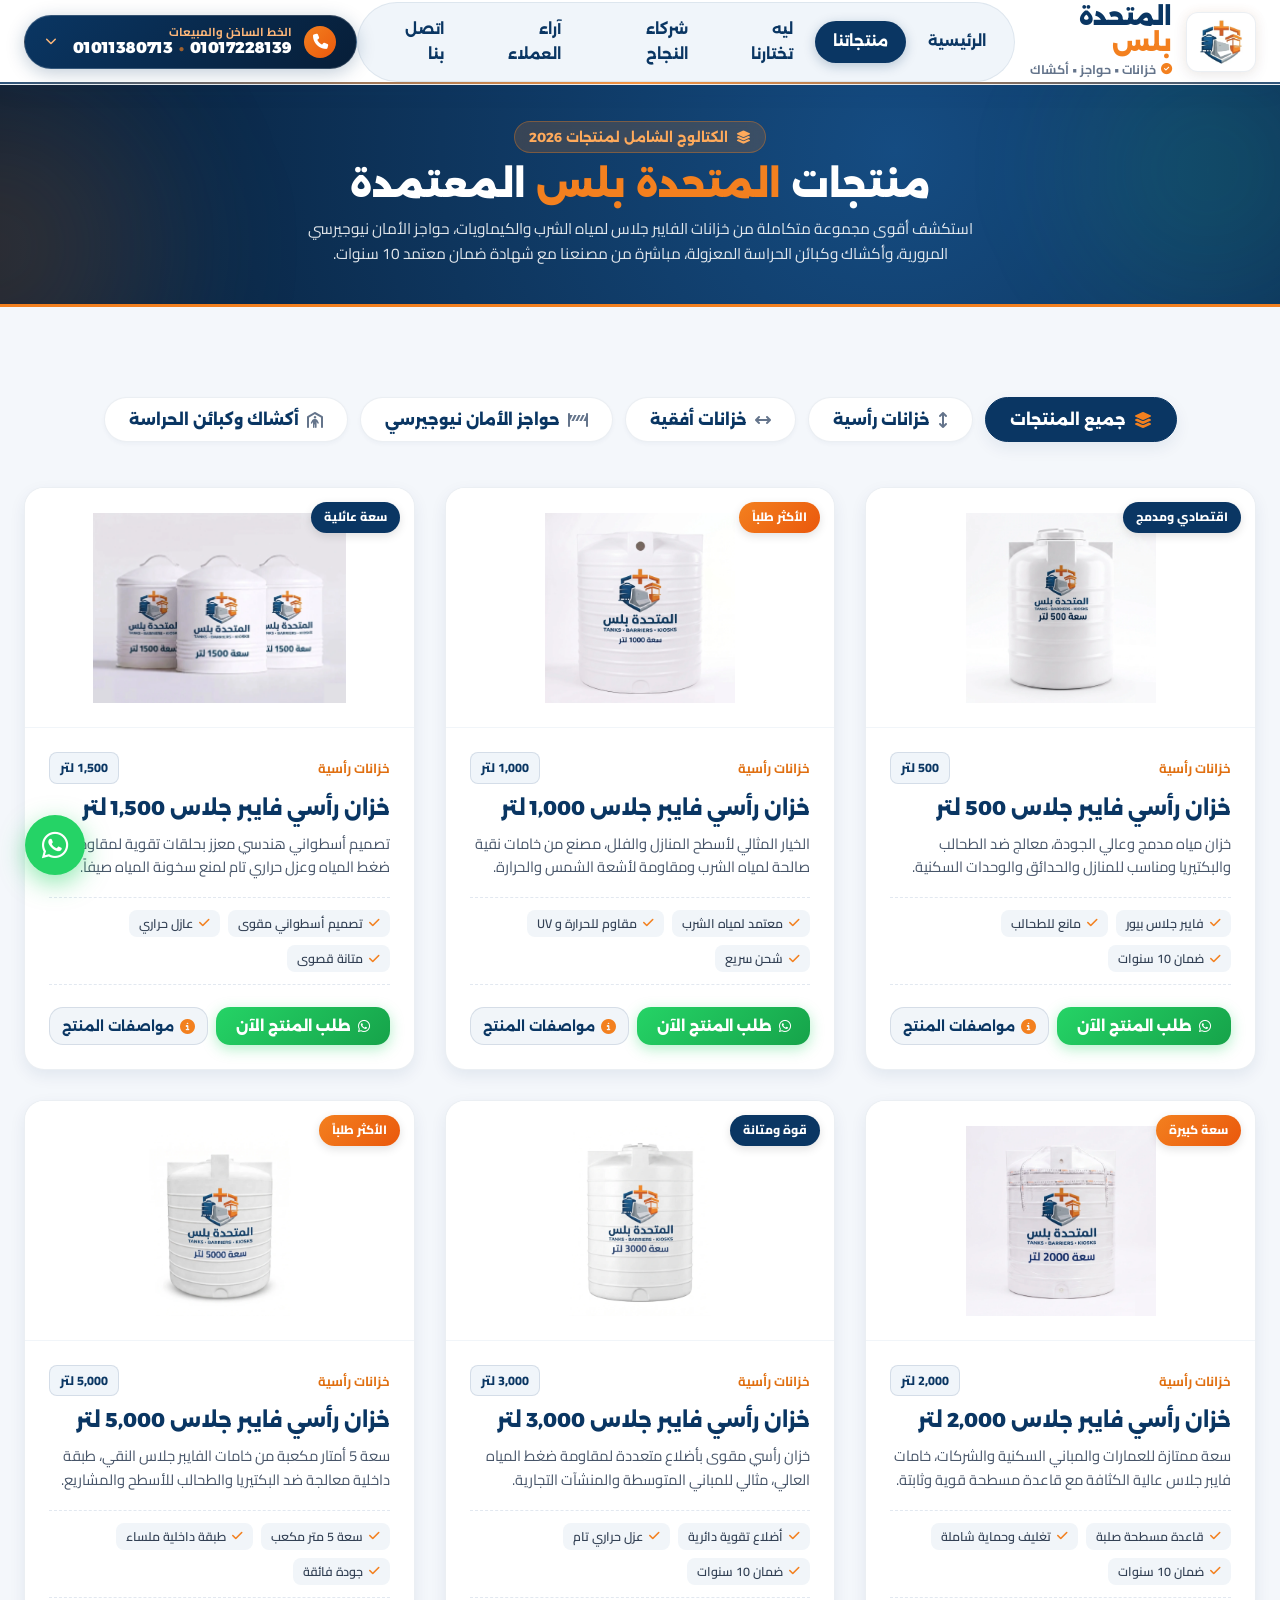
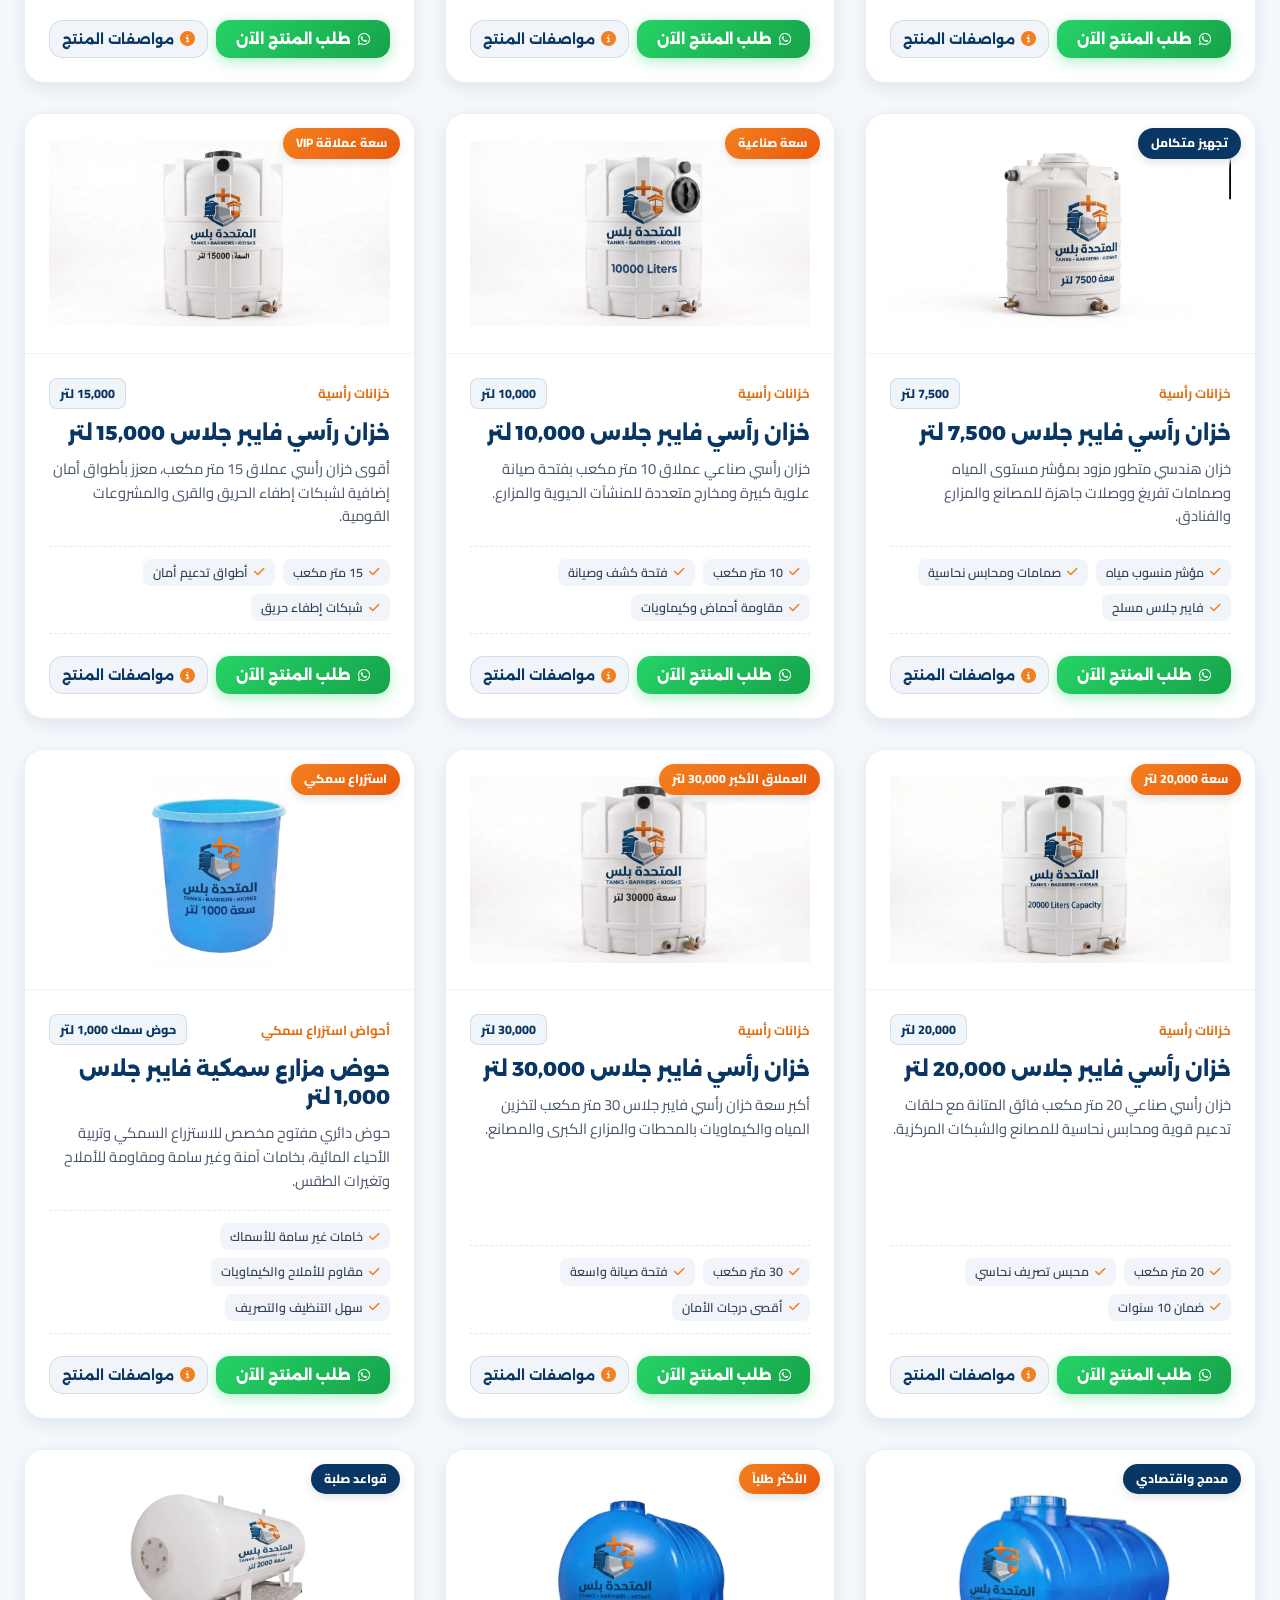
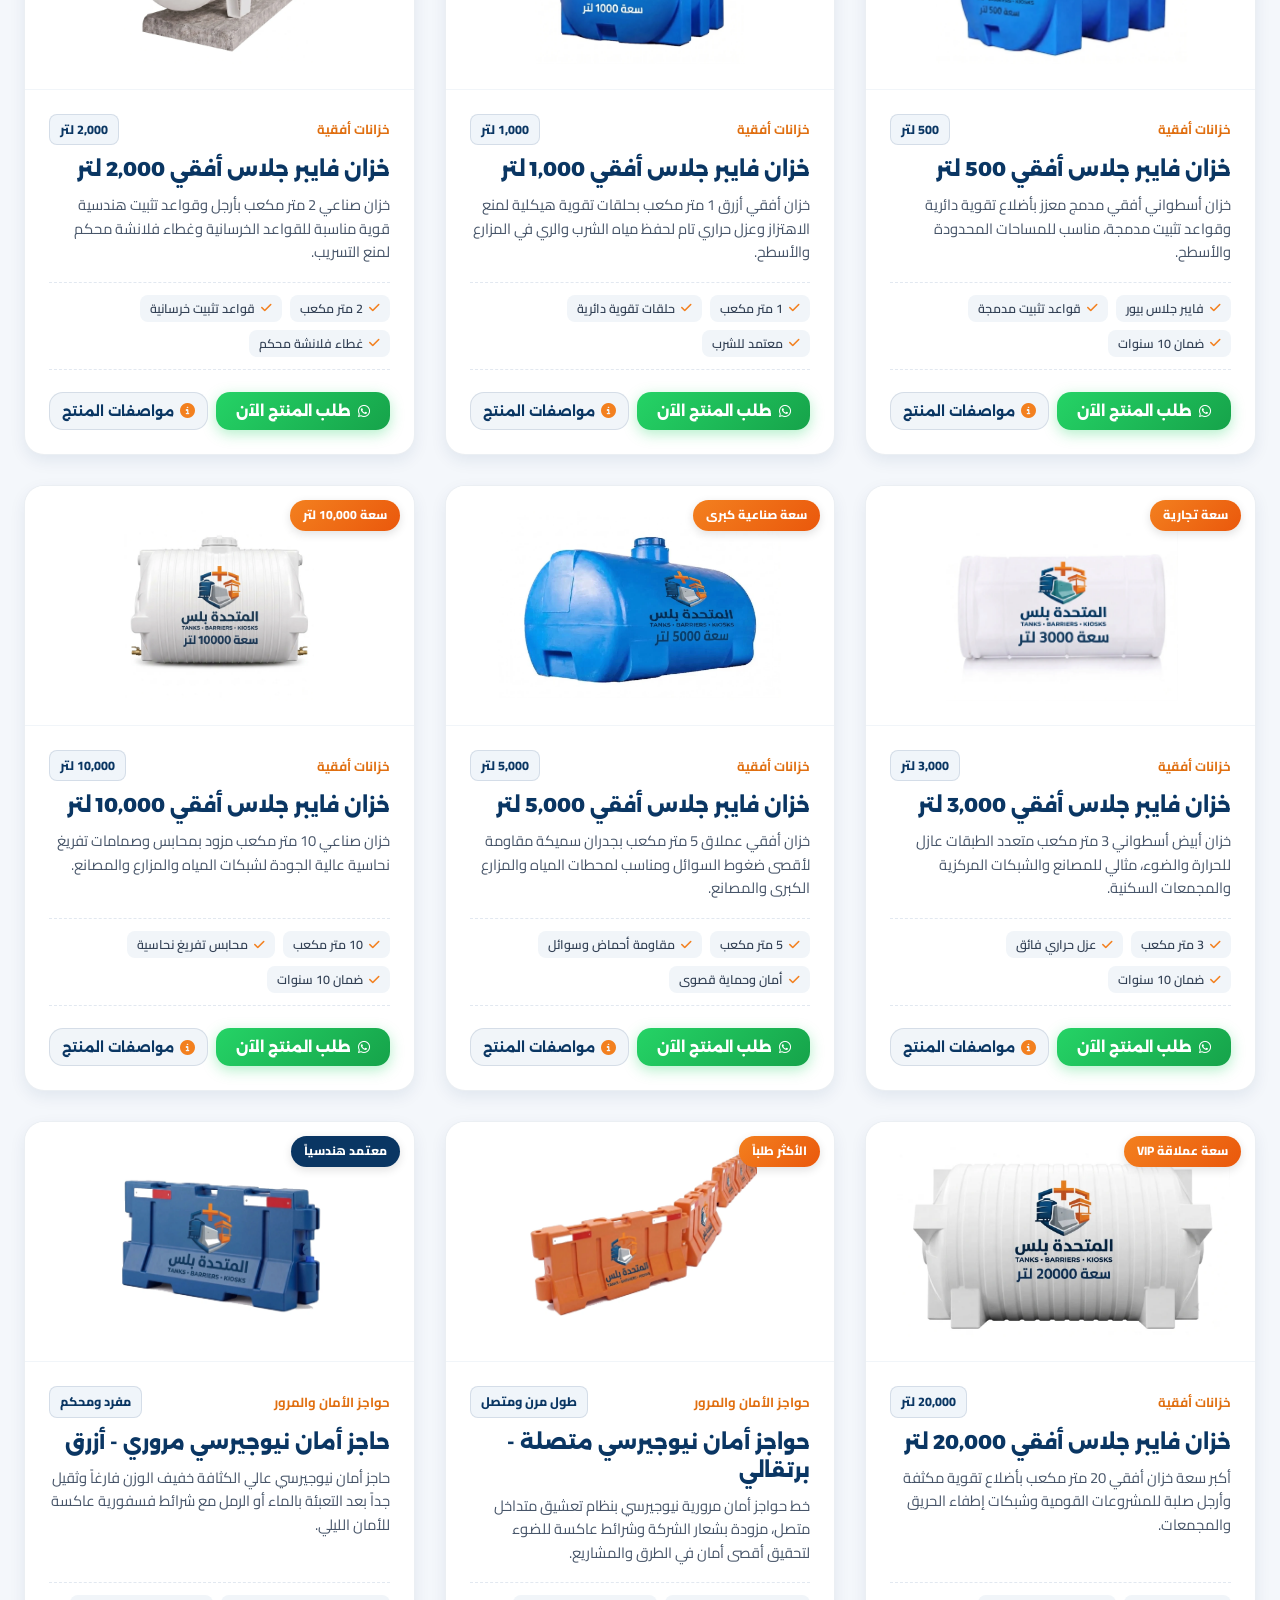
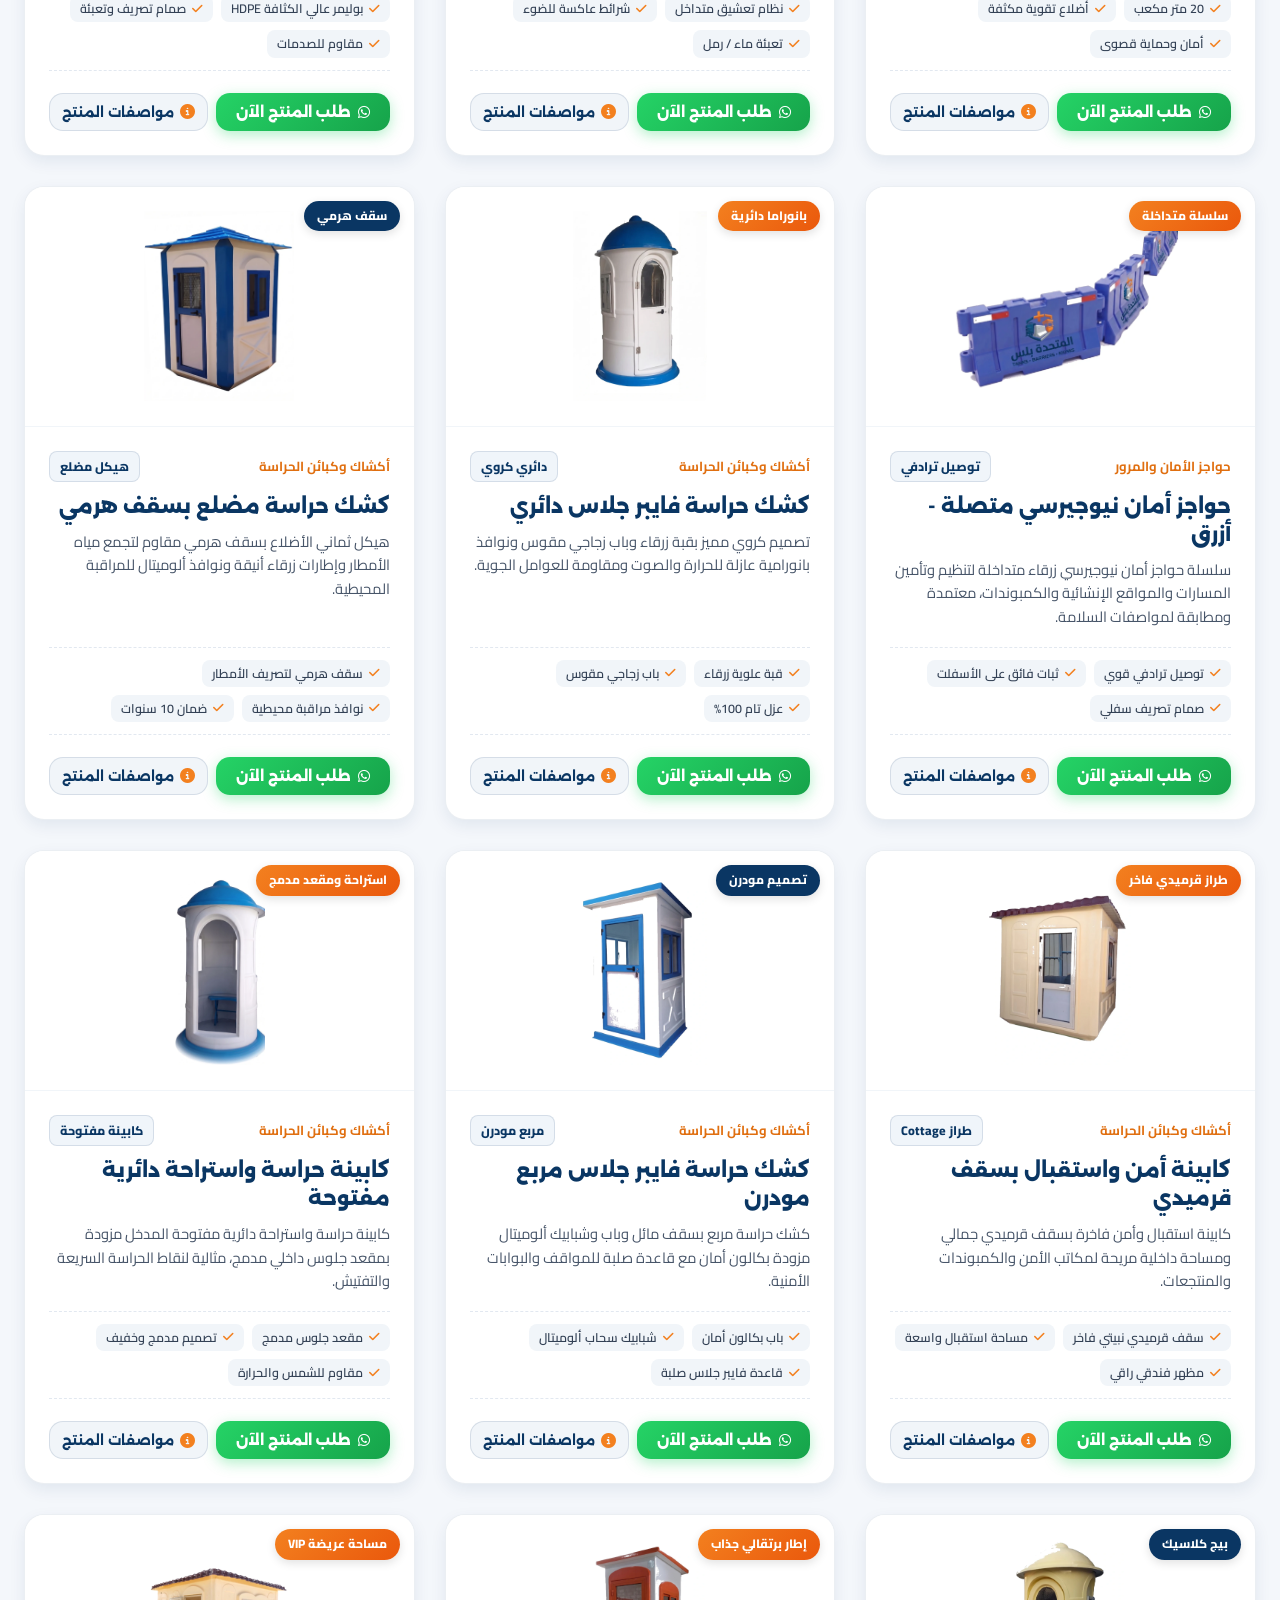
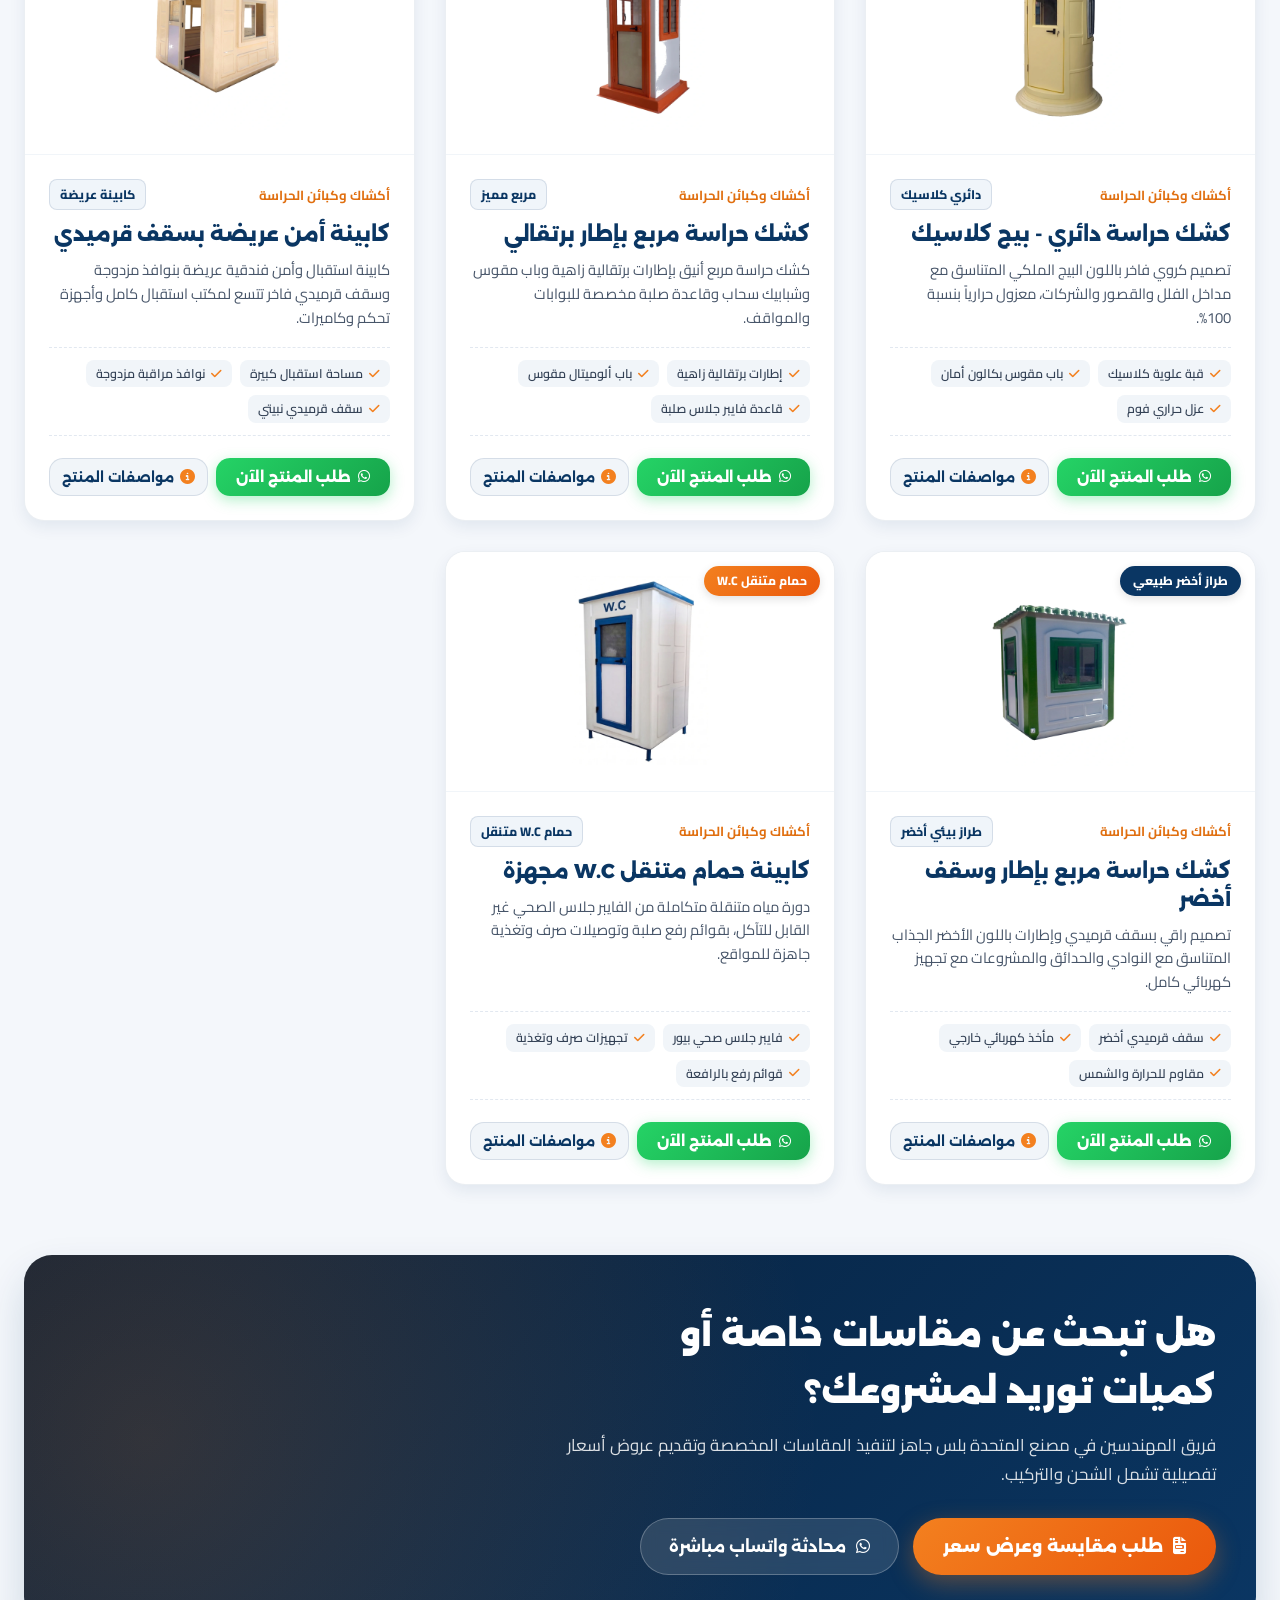
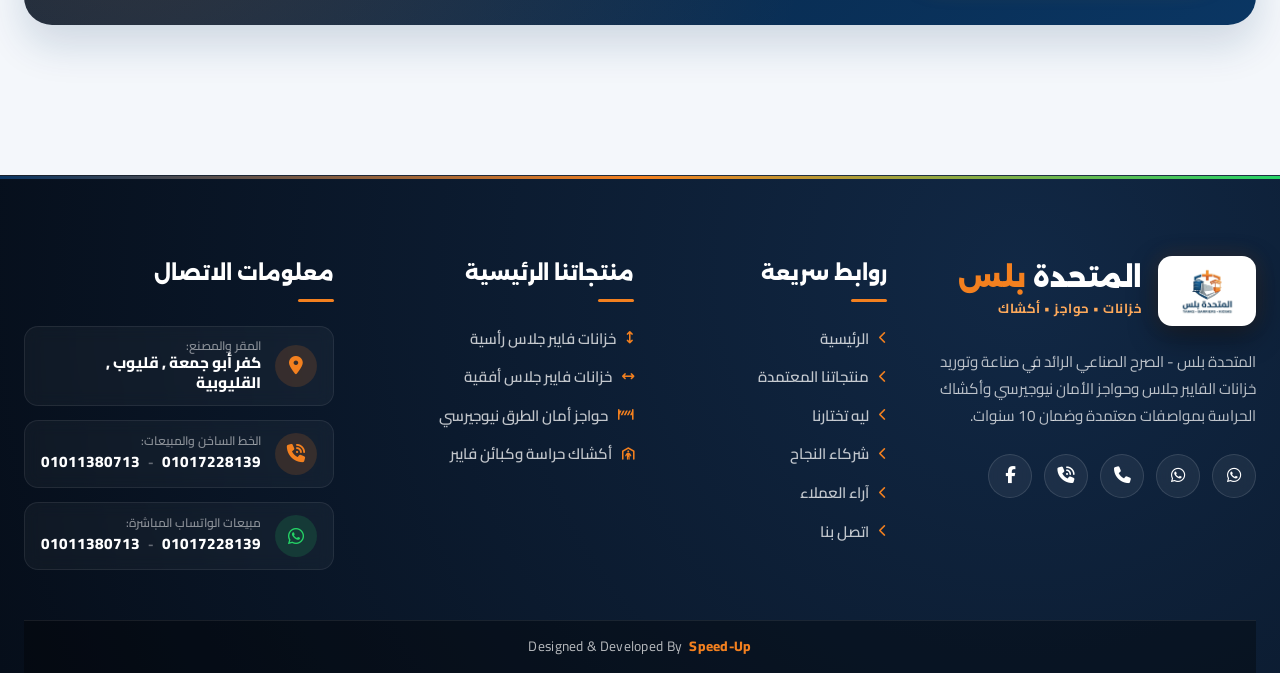
<file: products.html>
<!DOCTYPE html>
<html lang="ar" dir="rtl">
<head>
  <meta charset="UTF-8">
  <meta name="viewport" content="width=device-width, initial-scale=1.0">
  <title>كتالوج منتجات المتحدة بلس 2026 | خزانات فايبر جلاس وحواجز نيوجيرسي وأكشاك حراسة</title>
  <meta name="description" content="تصفح الكتالوج الشامل لشركة المتحدة بلس للخزانات: خزانات مياه فايبر جلاس أفقية ورأسية من 500 إلى 30000 لتر، حواجز أمان الطرق نيوجيرسي، كبائن وأكشاك حراسة معزولة بضمان 10 سنوات وتوريد فوري لكافة محافظات مصر. هاتف: 01011380713 - 01017228139">
  <meta name="keywords" content="خزانات مياه فايبر جلاس, خزانات مياه أفقية, خزانات مياه رأسية, اسعار خزانات المياه في مصر, خزان مياه 1000 لتر, خزان مياه 2000 لتر, خزان مياه 3000 لتر, خزان مياه 5000 لتر, خزان مياه 10000 لتر, خزان مياه 20000 لتر, خزان مياه 30000 لتر, حواجز نيوجيرسي, حواجز أمان الطرق, حواجز بلاستيك, أكشاك حراسة فايبر جلاس, كبائن أمن, كشك حراسة دائري, كشك حراسة هرمي, كشك حراسة مربع, كفر ابو جمعة قليوب, المتحدة بلس للخزانات">
  <meta name="author" content="شركة المتحدة بلس">
  <meta name="robots" content="index, follow">
  <link rel="canonical" href="https://almutahidaplus.com/products.html">
  <meta name="theme-color" content="#0a3663">
  
  <!-- Open Graph Meta Tags -->
  <meta property="og:type" content="website">
  <meta property="og:locale" content="ar_EG">
  <meta property="og:site_name" content="المتحدة بلس">
  <meta property="og:url" content="https://almutahidaplus.com/products.html">
  <meta property="og:title" content="كتالوج منتجات المتحدة بلس 2026 | خزانات فايبر جلاس وحواجز نيوجيرسي وأكشاك حراسة">
  <meta property="og:description" content="تصفح مواصفات وأسعار خزانات الفايبر جلاس وحواجز الطرق وأكشاك الحراسة مباشرة من مصنع المتحدة بلس.">
  <meta property="og:image" content="https://almutahidaplus.com/images/hero-tanks.webp">

  <!-- Twitter Card -->
  <meta name="twitter:card" content="summary_large_image">
  <meta name="twitter:title" content="كتالوج منتجات مصنع المتحدة بلس لخزانات الفايبر جلاس 2026">
  <meta name="twitter:description" content="خزانات مياه معتمدة بكافة المقاسات، حواجز نيوجيرسي، وأكشاك حراسة معزولة. اتصل بنا: 01011380713 - 01017228139">
  <meta name="twitter:image" content="https://almutahidaplus.com/images/hero-tanks.webp">

  <!-- Schema.org (CollectionPage / ItemList) -->
  <script type="application/ld+json">
  {
    "@context": "https://schema.org",
    "@type": "CollectionPage",
    "name": "كتالوج منتجات مصنع المتحدة بلس 2026",
    "url": "https://almutahidaplus.com/products.html",
    "description": "كتالوج منتجات خزانات الفايبر جلاس الأفقية والرأسية وحواجز نيوجيرسي وأكشاك الحراسة من مصنع المتحدة بلس.",
    "publisher": {
      "@type": "Organization",
      "name": "المتحدة بلس",
      "logo": "https://almutahidaplus.com/images/logo.webp",
      "telephone": ["+201011380713", "+201017228139"]
    }
  }
  </script>

  <!-- Favicon -->
  <link rel="icon" type="image/webp" href="images/favicon.webp">
  <link rel="shortcut icon" type="image/webp" href="images/favicon.webp">
  <link rel="apple-touch-icon" type="image/webp" href="images/favicon.webp">

  <!-- Google Fonts: Cairo & Alexandria -->
  <link rel="preconnect" href="https://fonts.googleapis.com">
  <link rel="preconnect" href="https://fonts.gstatic.com" crossorigin>
  <link href="https://fonts.googleapis.com/css2?family=Alexandria:wght@400;600;700;800;900&family=Cairo:wght@400;600;700;800;900&display=swap" rel="stylesheet">

  <!-- Font Awesome 6 -->
  <link rel="stylesheet" href="https://cdnjs.cloudflare.com/ajax/libs/font-awesome/6.5.1/css/all.min.css">

  <!-- CSS Styles -->
  <link rel="stylesheet" href="css/style.css">
</head>
<body>


  <!-- الهيدر وشريط التنقل الرئيسي -->
  <header class="site-header">
    <div class="container nav-container">
      <a href="index.html" class="brand-logo" aria-label="الصفحة الرئيسية لشركة المتحدة بلس">
        <div class="header-logo-badge">
          <img src="images/logo-icon.webp" alt="لوجو شركة المتحدة بلس" width="46" height="46">
        </div>
        <div class="brand-info">
          <div class="brand-name">المتحدة <span>بلس</span></div>
          <div class="brand-tagline">
            <i class="fa-solid fa-circle-check" style="color: var(--color-accent); font-size: 0.7rem;"></i>
            <span>خزانات • حواجز • أكشاك</span>
          </div>
        </div>
      </a>

      <!-- روابط القائمة الرئيسية وشاشات الموبايل -->
      <nav class="nav-menu" id="navMenu">
        <div class="nav-menu-header">
          <div class="nav-menu-brand">
            <img src="images/logo-icon.webp" alt="المتحدة بلس" width="34" height="34">
            <span>المتحدة <strong>بلس</strong></span>
          </div>
          <button class="nav-menu-close" id="navMenuClose" aria-label="إغلاق القائمة">
            <i class="fa-solid fa-xmark"></i>
          </button>
        </div>

        <div class="nav-menu-links">
          <a href="index.html" class="nav-link">
            <i class="fa-solid fa-house"></i>
            <span>الرئيسية</span>
          </a>
          <a href="products.html" class="nav-link active">
            <i class="fa-solid fa-boxes-stacked"></i>
            <span>منتجاتنا</span>
          </a>
          <a href="index.html#why-us" class="nav-link">
            <i class="fa-solid fa-award"></i>
            <span>ليه تختارنا</span>
          </a>
          <a href="index.html#partners" class="nav-link">
            <i class="fa-solid fa-handshake"></i>
            <span>شركاء النجاح</span>
          </a>
          <a href="index.html#reviews" class="nav-link">
            <i class="fa-solid fa-star"></i>
            <span>آراء العملاء</span>
          </a>
          <a href="contact.html" class="nav-link">
            <i class="fa-solid fa-phone-volume"></i>
            <span>اتصل بنا</span>
          </a>
        </div>

        <!-- صندوق التواصل والاتصال السريع داخل القائمة الجانبية -->
        <div class="nav-menu-contact-box">
          <div class="nav-contact-title">
            <i class="fa-solid fa-headset"></i>
            <span>قسم المبيعات والتعاقدات</span>
          </div>
          <div class="nav-contact-btns">
            <a href="tel:01011380713" class="nav-contact-btn tel">
              <div class="nav-contact-icon"><i class="fa-solid fa-phone"></i></div>
              <div class="nav-contact-info">
                <span>خط المبيعات 1</span>
                <strong>01011380713</strong>
              </div>
              <span class="nav-contact-badge">اتصال</span>
            </a>
            <a href="tel:01017228139" class="nav-contact-btn tel">
              <div class="nav-contact-icon"><i class="fa-solid fa-phone"></i></div>
              <div class="nav-contact-info">
                <span>خط المبيعات 2</span>
                <strong>01017228139</strong>
              </div>
              <span class="nav-contact-badge">اتصال</span>
            </a>
            <div class="nav-wa-row">
              <a href="https://wa.me/201011380713" target="_blank" class="nav-wa-btn" title="محادثة واتساب 1">
                <i class="fa-brands fa-whatsapp"></i>
                <span>واتساب 1</span>
              </a>
              <a href="https://wa.me/201017228139" target="_blank" class="nav-wa-btn" title="محادثة واتساب 2">
                <i class="fa-brands fa-whatsapp"></i>
                <span>واتساب 2</span>
              </a>
            </div>
          </div>
        </div>
      </nav>

      <!-- خلفية معتمة للقائمة عند الفتح بالموبايل -->
      <div class="nav-backdrop" id="navBackdrop"></div>

      <!-- زر الاتصال المميز في الهيدر (يدعم الرقمين والواتساب) -->
      <div class="header-actions">
        <div class="header-phone-dropdown">
          <button class="btn-phone-distinct phone-dropdown-trigger" type="button" aria-expanded="false" aria-label="أرقام المبيعات والاتصال السريع">
            <div class="phone-icon-pulse">
              <i class="fa-solid fa-phone"></i>
            </div>
            <div class="phone-text-wrapper">
              <span class="phone-label">الخط الساخن والمبيعات</span>
              <span class="phone-number-value">
                <span>01011380713</span>
                <span class="phone-divider">•</span>
                <span>01017228139</span>
              </span>
              <span class="phone-mobile-label">المبيعات</span>
            </div>
            <i class="fa-solid fa-chevron-down phone-drop-arrow"></i>
          </button>
          
          <div class="phone-dropdown-menu">
            <div class="phone-dropdown-header">
              <i class="fa-solid fa-headset"></i>
              <span>تواصل مع قسم المبيعات فوراً</span>
            </div>
            <a href="tel:01011380713" class="phone-drop-item">
              <div class="phone-drop-icon">
                <i class="fa-solid fa-phone"></i>
              </div>
              <div class="phone-drop-info">
                <span class="phone-drop-label">خط المبيعات الرئيسي 1</span>
                <span class="phone-drop-number">01011380713</span>
              </div>
              <span class="phone-drop-badge">اتصال مباشر</span>
            </a>
            <a href="tel:01017228139" class="phone-drop-item">
              <div class="phone-drop-icon">
                <i class="fa-solid fa-phone"></i>
              </div>
              <div class="phone-drop-info">
                <span class="phone-drop-label">خط المبيعات الرئيسي 2</span>
                <span class="phone-drop-number">01017228139</span>
              </div>
              <span class="phone-drop-badge">اتصال مباشر</span>
            </a>
            <div class="phone-drop-footer">
              <a href="https://wa.me/201011380713" target="_blank" class="phone-drop-wa" title="واتساب 1">
                <i class="fa-brands fa-whatsapp"></i> واتساب 1
              </a>
              <a href="https://wa.me/201017228139" target="_blank" class="phone-drop-wa" title="واتساب 2">
                <i class="fa-brands fa-whatsapp"></i> واتساب 2
              </a>
            </div>
          </div>
        </div>

        <button class="mobile-toggle" id="mobileToggle" aria-label="فتح القائمة الرئيسية">
          <i class="fa-solid fa-bars"></i>
        </button>
      </div>
    </div>
  </header>

  <!-- هيرو سكشن مميز لصفحة المنتجات (Distinct Products Hero Section) -->
  <section class="inner-hero">
    <div class="container">
      <div class="inner-hero-content">
        <div class="inner-hero-badge">
          <i class="fa-solid fa-layer-group"></i>
          <span>الكتالوج الشامل لمنتجات 2026</span>
        </div>
        <h1 class="inner-hero-title">
          منتجات <span class="highlight">المتحدة بلس</span> المعتمدة
        </h1>
        <p class="inner-hero-desc">
          استكشف أقوى مجموعة متكاملة من خزانات الفايبر جلاس لمياه الشرب والكيماويات، حواجز الأمان نيوجيرسي المرورية، وأكشاك وكبائن الحراسة المعزولة، مباشرة من مصنعنا مع شهادة ضمان معتمد 10 سنوات.
        </p>
      </div>
    </div>
  </section>

  <!-- شبكة المنتجات والفلترة التفاعلية -->
  <section class="section products-section">
    <div class="container">
      
      <!-- أزرار الفلترة والتصنيف -->
      <div class="products-filter-bar">
        <button class="filter-btn active" data-filter="all">
          <i class="fa-solid fa-layer-group"></i>
          <span>جميع المنتجات</span>
        </button>
        <button class="filter-btn" data-filter="vertical-tanks">
          <i class="fa-solid fa-arrows-up-down"></i>
          <span>خزانات رأسية</span>
        </button>
        <button class="filter-btn" data-filter="horizontal-tanks">
          <i class="fa-solid fa-arrows-left-right"></i>
          <span>خزانات أفقية</span>
        </button>
        <button class="filter-btn" data-filter="barriers">
          <i class="fa-solid fa-road-barrier"></i>
          <span>حواجز الأمان نيوجيرسي</span>
        </button>
        <button class="filter-btn" data-filter="kiosks">
          <i class="fa-solid fa-person-shelter"></i>
          <span>أكشاك وكبائن الحراسة</span>
        </button>
      </div>

      <!-- شبكة بطاقات المنتجات -->
      <div class="products-grid">
        
        <!-- منتج 1: خزان رأسي 500 لتر -->
        <div class="product-card" data-category="vertical-tanks">
          <div class="product-media">
            <span class="product-badge">اقتصادي ومدمج</span>
            <img src="images/products/tank-vert-500.webp" alt="خزان رأسي فايبر جلاس 500 لتر">
          </div>
          <div class="product-content">
            <div class="product-meta-header">
              <span class="product-category">خزانات رأسية</span>
              <span class="product-capacity-tag">500 لتر</span>
            </div>
            <h3 class="product-title">خزان رأسي فايبر جلاس 500 لتر</h3>
            <p class="product-desc">خزان مياه مدمج وعالي الجودة، معالج ضد الطحالب والبكتيريا ومناسب للمنازل والحدائق والوحدات السكنية.</p>
            <div class="product-specs">
              <span class="spec-pill"><i class="fa-solid fa-check"></i> فايبر جلاس بيور</span>
              <span class="spec-pill"><i class="fa-solid fa-check"></i> مانع للطحالب</span>
              <span class="spec-pill"><i class="fa-solid fa-check"></i> ضمان 10 سنوات</span>
            </div>
            <div class="product-actions">
              <button class="btn-order-wa" onclick="sendWhatsAppOrder('خزان رأسي فايبر جلاس 500 لتر', 'سعة 500 لتر فايبر جلاس مدمج')">
                <i class="fa-brands fa-whatsapp"></i>
                <span>طلب المنتج الآن</span>
              </button>
              <button class="btn-view-details" data-product-id="tank-vert-500" title="مواصفات المنتج">
                <i class="fa-solid fa-circle-info"></i>
                <span>مواصفات المنتج</span>
              </button>
            </div>
          </div>
        </div>

        <!-- منتج 2: خزان رأسي 1000 لتر -->
        <div class="product-card" data-category="vertical-tanks">
          <div class="product-media">
            <span class="product-badge accent">الأكثر طلباً</span>
            <img src="images/products/tank-vert-1000.webp" alt="خزان رأسي فايبر جلاس 1000 لتر">
          </div>
          <div class="product-content">
            <div class="product-meta-header">
              <span class="product-category">خزانات رأسية</span>
              <span class="product-capacity-tag">1,000 لتر</span>
            </div>
            <h3 class="product-title">خزان رأسي فايبر جلاس 1,000 لتر</h3>
            <p class="product-desc">الخيار المثالي لأسطح المنازل والفلل، مصنع من خامات نقية صالحة لمياه الشرب ومقاومة لأشعة الشمس والحرارة.</p>
            <div class="product-specs">
              <span class="spec-pill"><i class="fa-solid fa-check"></i> معتمد لمياه الشرب</span>
              <span class="spec-pill"><i class="fa-solid fa-check"></i> مقاوم للحرارة و UV</span>
              <span class="spec-pill"><i class="fa-solid fa-check"></i> شحن سريع</span>
            </div>
            <div class="product-actions">
              <button class="btn-order-wa" onclick="sendWhatsAppOrder('خزان رأسي فايبر جلاس 1,000 لتر', 'سعة 1000 لتر لمياه الشرب')">
                <i class="fa-brands fa-whatsapp"></i>
                <span>طلب المنتج الآن</span>
              </button>
              <button class="btn-view-details" data-product-id="tank-vert-1000" title="مواصفات المنتج">
                <i class="fa-solid fa-circle-info"></i>
                <span>مواصفات المنتج</span>
              </button>
            </div>
          </div>
        </div>

        <!-- منتج 3: خزان رأسي 1500 لتر -->
        <div class="product-card" data-category="vertical-tanks">
          <div class="product-media">
            <span class="product-badge">سعة عائلية</span>
            <img src="images/products/tank-vert-1500.webp" alt="خزان رأسي فايبر جلاس 1500 لتر">
          </div>
          <div class="product-content">
            <div class="product-meta-header">
              <span class="product-category">خزانات رأسية</span>
              <span class="product-capacity-tag">1,500 لتر</span>
            </div>
            <h3 class="product-title">خزان رأسي فايبر جلاس 1,500 لتر</h3>
            <p class="product-desc">تصميم أسطواني هندسي معزز بحلقات تقوية لمقاومة ضغط المياه وعزل حراري تام لمنع سخونة المياه صيفاً.</p>
            <div class="product-specs">
              <span class="spec-pill"><i class="fa-solid fa-check"></i> تصميم أسطواني مقوى</span>
              <span class="spec-pill"><i class="fa-solid fa-check"></i> عازل حراري</span>
              <span class="spec-pill"><i class="fa-solid fa-check"></i> متانة قصوى</span>
            </div>
            <div class="product-actions">
              <button class="btn-order-wa" onclick="sendWhatsAppOrder('خزان رأسي فايبر جلاس 1,500 لتر', 'سعة 1500 لتر فايبر جلاس')">
                <i class="fa-brands fa-whatsapp"></i>
                <span>طلب المنتج الآن</span>
              </button>
              <button class="btn-view-details" data-product-id="tank-vert-1500" title="مواصفات المنتج">
                <i class="fa-solid fa-circle-info"></i>
                <span>مواصفات المنتج</span>
              </button>
            </div>
          </div>
        </div>

        <!-- منتج 4: خزان رأسي 2000 لتر -->
        <div class="product-card" data-category="vertical-tanks">
          <div class="product-media">
            <span class="product-badge accent">سعة كبيرة</span>
            <img src="images/products/tank-vert-2000.webp" alt="خزان رأسي فايبر جلاس 2000 لتر">
          </div>
          <div class="product-content">
            <div class="product-meta-header">
              <span class="product-category">خزانات رأسية</span>
              <span class="product-capacity-tag">2,000 لتر</span>
            </div>
            <h3 class="product-title">خزان رأسي فايبر جلاس 2,000 لتر</h3>
            <p class="product-desc">سعة ممتازة للعمارات والمباني السكنية والشركات، خامات فايبر جلاس عالية الكثافة مع قاعدة مسطحة قوية وثابتة.</p>
            <div class="product-specs">
              <span class="spec-pill"><i class="fa-solid fa-check"></i> قاعدة مسطحة صلبة</span>
              <span class="spec-pill"><i class="fa-solid fa-check"></i> تغليف وحماية شاملة</span>
              <span class="spec-pill"><i class="fa-solid fa-check"></i> ضمان 10 سنوات</span>
            </div>
            <div class="product-actions">
              <button class="btn-order-wa" onclick="sendWhatsAppOrder('خزان رأسي فايبر جلاس 2,000 لتر', 'سعة 2000 لتر للعمارات والشركات')">
                <i class="fa-brands fa-whatsapp"></i>
                <span>طلب المنتج الآن</span>
              </button>
              <button class="btn-view-details" data-product-id="tank-vert-2000" title="مواصفات المنتج">
                <i class="fa-solid fa-circle-info"></i>
                <span>مواصفات المنتج</span>
              </button>
            </div>
          </div>
        </div>

        <!-- منتج 5: خزان رأسي 3000 لتر -->
        <div class="product-card" data-category="vertical-tanks">
          <div class="product-media">
            <span class="product-badge">قوة ومتانة</span>
            <img src="images/products/tank-vert-3000.webp" alt="خزان رأسي فايبر جلاس 3000 لتر">
          </div>
          <div class="product-content">
            <div class="product-meta-header">
              <span class="product-category">خزانات رأسية</span>
              <span class="product-capacity-tag">3,000 لتر</span>
            </div>
            <h3 class="product-title">خزان رأسي فايبر جلاس 3,000 لتر</h3>
            <p class="product-desc">خزان رأسي مقوى بأضلاع متعددة لمقاومة ضغط المياه العالي، مثالي للمباني المتوسطة والمنشآت التجارية.</p>
            <div class="product-specs">
              <span class="spec-pill"><i class="fa-solid fa-check"></i> أضلاع تقوية دائرية</span>
              <span class="spec-pill"><i class="fa-solid fa-check"></i> عزل حراري تام</span>
              <span class="spec-pill"><i class="fa-solid fa-check"></i> ضمان 10 سنوات</span>
            </div>
            <div class="product-actions">
              <button class="btn-order-wa" onclick="sendWhatsAppOrder('خزان رأسي فايبر جلاس 3,000 لتر', 'سعة 3000 لتر للمباني والشركات')">
                <i class="fa-brands fa-whatsapp"></i>
                <span>طلب المنتج الآن</span>
              </button>
              <button class="btn-view-details" data-product-id="tank-vert-3000" title="مواصفات المنتج">
                <i class="fa-solid fa-circle-info"></i>
                <span>مواصفات المنتج</span>
              </button>
            </div>
          </div>
        </div>

        <!-- منتج 6: خزان رأسي 5000 لتر -->
        <div class="product-card" data-category="vertical-tanks">
          <div class="product-media">
            <span class="product-badge accent">الأكثر طلباً</span>
            <img src="images/products/tank-vert-5000.webp" alt="خزان رأسي فايبر جلاس 5000 لتر">
          </div>
          <div class="product-content">
            <div class="product-meta-header">
              <span class="product-category">خزانات رأسية</span>
              <span class="product-capacity-tag">5,000 لتر</span>
            </div>
            <h3 class="product-title">خزان رأسي فايبر جلاس 5,000 لتر</h3>
            <p class="product-desc">سعة 5 أمتار مكعبة من خامات الفايبر جلاس النقي، طبقة داخلية معالجة ضد البكتيريا والطحالب للأسطح والمشاريع.</p>
            <div class="product-specs">
              <span class="spec-pill"><i class="fa-solid fa-check"></i> سعة 5 متر مكعب</span>
              <span class="spec-pill"><i class="fa-solid fa-check"></i> طبقة داخلية ملساء</span>
              <span class="spec-pill"><i class="fa-solid fa-check"></i> جودة فائقة</span>
            </div>
            <div class="product-actions">
              <button class="btn-order-wa" onclick="sendWhatsAppOrder('خزان رأسي فايبر جلاس 5,000 لتر', 'سعة 5000 لتر للمشاريع والأسطح')">
                <i class="fa-brands fa-whatsapp"></i>
                <span>طلب المنتج الآن</span>
              </button>
              <button class="btn-view-details" data-product-id="tank-vert-5000" title="مواصفات المنتج">
                <i class="fa-solid fa-circle-info"></i>
                <span>مواصفات المنتج</span>
              </button>
            </div>
          </div>
        </div>

        <!-- منتج 7: خزان رأسي 7500 لتر مجهز -->
        <div class="product-card" data-category="vertical-tanks">
          <div class="product-media">
            <span class="product-badge">تجهيز متكامل</span>
            <img src="images/products/tank-vert-7500.webp" alt="خزان رأسي فايبر جلاس 7500 لتر">
          </div>
          <div class="product-content">
            <div class="product-meta-header">
              <span class="product-category">خزانات رأسية</span>
              <span class="product-capacity-tag">7,500 لتر</span>
            </div>
            <h3 class="product-title">خزان رأسي فايبر جلاس 7,500 لتر</h3>
            <p class="product-desc">خزان هندسي متطور مزود بمؤشر مستوى المياه وصمامات تفريغ ووصلات جاهزة للمصانع والمزارع والفنادق.</p>
            <div class="product-specs">
              <span class="spec-pill"><i class="fa-solid fa-check"></i> مؤشر منسوب مياه</span>
              <span class="spec-pill"><i class="fa-solid fa-check"></i> صمامات ومحابس نحاسية</span>
              <span class="spec-pill"><i class="fa-solid fa-check"></i> فايبر جلاس مسلح</span>
            </div>
            <div class="product-actions">
              <button class="btn-order-wa" onclick="sendWhatsAppOrder('خزان رأسي فايبر جلاس 7,500 لتر', 'خزان 7500 لتر مجهز بالمؤشر والمحابس')">
                <i class="fa-brands fa-whatsapp"></i>
                <span>طلب المنتج الآن</span>
              </button>
              <button class="btn-view-details" data-product-id="tank-vert-7500" title="مواصفات المنتج">
                <i class="fa-solid fa-circle-info"></i>
                <span>مواصفات المنتج</span>
              </button>
            </div>
          </div>
        </div>

        <!-- منتج 8: خزان رأسي 10000 لتر -->
        <div class="product-card" data-category="vertical-tanks">
          <div class="product-media">
            <span class="product-badge accent">سعة صناعية</span>
            <img src="images/products/tank-vert-10000.webp" alt="خزان رأسي فايبر جلاس 10000 لتر">
          </div>
          <div class="product-content">
            <div class="product-meta-header">
              <span class="product-category">خزانات رأسية</span>
              <span class="product-capacity-tag">10,000 لتر</span>
            </div>
            <h3 class="product-title">خزان رأسي فايبر جلاس 10,000 لتر</h3>
            <p class="product-desc">خزان رأسي صناعي عملاق 10 متر مكعب بفتحة صيانة علوية كبيرة ومخارج متعددة للمنشآت الحيوية والمزارع.</p>
            <div class="product-specs">
              <span class="spec-pill"><i class="fa-solid fa-check"></i> 10 متر مكعب</span>
              <span class="spec-pill"><i class="fa-solid fa-check"></i> فتحة كشف وصيانة</span>
              <span class="spec-pill"><i class="fa-solid fa-check"></i> مقاومة أحماض وكيماويات</span>
            </div>
            <div class="product-actions">
              <button class="btn-order-wa" onclick="sendWhatsAppOrder('خزان رأسي فايبر جلاس 10,000 لتر', 'خزان رأسي 10000 لتر صناعي')">
                <i class="fa-brands fa-whatsapp"></i>
                <span>طلب المنتج الآن</span>
              </button>
              <button class="btn-view-details" data-product-id="tank-vert-10000" title="مواصفات المنتج">
                <i class="fa-solid fa-circle-info"></i>
                <span>مواصفات المنتج</span>
              </button>
            </div>
          </div>
        </div>

        <!-- منتج 9: خزان رأسي 15000 لتر عملاق -->
        <div class="product-card" data-category="vertical-tanks">
          <div class="product-media">
            <span class="product-badge accent">سعة عملاقة VIP</span>
            <img src="images/products/tank-vert-15000.webp" alt="خزان رأسي فايبر جلاس 15000 لتر">
          </div>
          <div class="product-content">
            <div class="product-meta-header">
              <span class="product-category">خزانات رأسية</span>
              <span class="product-capacity-tag">15,000 لتر</span>
            </div>
            <h3 class="product-title">خزان رأسي فايبر جلاس 15,000 لتر</h3>
            <p class="product-desc">أقوى خزان رأسي عملاق 15 متر مكعب، معزز بأطواق أمان إضافية لشبكات إطفاء الحريق والقرى والمشروعات القومية.</p>
            <div class="product-specs">
              <span class="spec-pill"><i class="fa-solid fa-check"></i> 15 متر مكعب</span>
              <span class="spec-pill"><i class="fa-solid fa-check"></i> أطواق تدعيم أمان</span>
              <span class="spec-pill"><i class="fa-solid fa-check"></i> شبكات إطفاء حريق</span>
            </div>
            <div class="product-actions">
              <button class="btn-order-wa" onclick="sendWhatsAppOrder('خزان رأسي فايبر جلاس 15,000 لتر', 'خزان رأسي عملاق 15000 لتر')">
                <i class="fa-brands fa-whatsapp"></i>
                <span>طلب المنتج الآن</span>
              </button>
              <button class="btn-view-details" data-product-id="tank-vert-15000" title="مواصفات المنتج">
                <i class="fa-solid fa-circle-info"></i>
                <span>مواصفات المنتج</span>
              </button>
            </div>
          </div>
        </div>

        <!-- منتج 10: خزان رأسي 20000 لتر -->
        <div class="product-card" data-category="vertical-tanks">
          <div class="product-media">
            <span class="product-badge accent">سعة 20,000 لتر</span>
            <img src="images/products/tank-vert-20000.webp" alt="خزان رأسي فايبر جلاس 20000 لتر">
          </div>
          <div class="product-content">
            <div class="product-meta-header">
              <span class="product-category">خزانات رأسية</span>
              <span class="product-capacity-tag">20,000 لتر</span>
            </div>
            <h3 class="product-title">خزان رأسي فايبر جلاس 20,000 لتر</h3>
            <p class="product-desc">خزان رأسي صناعي 20 متر مكعب فائق المتانة مع حلقات تدعيم قوية ومحابس نحاسية للمصانع والشبكات المركزية.</p>
            <div class="product-specs">
              <span class="spec-pill"><i class="fa-solid fa-check"></i> 20 متر مكعب</span>
              <span class="spec-pill"><i class="fa-solid fa-check"></i> محبس تصريف نحاسي</span>
              <span class="spec-pill"><i class="fa-solid fa-check"></i> ضمان 10 سنوات</span>
            </div>
            <div class="product-actions">
              <button class="btn-order-wa" onclick="sendWhatsAppOrder('خزان رأسي فايبر جلاس 20,000 لتر', 'خزان رأسي سعة 20000 لتر صناعي')">
                <i class="fa-brands fa-whatsapp"></i>
                <span>طلب المنتج الآن</span>
              </button>
              <button class="btn-view-details" data-product-id="tank-vert-20000" title="مواصفات المنتج">
                <i class="fa-solid fa-circle-info"></i>
                <span>مواصفات المنتج</span>
              </button>
            </div>
          </div>
        </div>

        <!-- منتج 11: خزان رأسي 30000 لتر عملاق -->
        <div class="product-card" data-category="vertical-tanks">
          <div class="product-media">
            <span class="product-badge accent">العملاق الأكبر 30,000 لتر</span>
            <img src="images/products/tank-vert-30000.webp" alt="خزان رأسي فايبر جلاس 30000 لتر">
          </div>
          <div class="product-content">
            <div class="product-meta-header">
              <span class="product-category">خزانات رأسية</span>
              <span class="product-capacity-tag">30,000 لتر</span>
            </div>
            <h3 class="product-title">خزان رأسي فايبر جلاس 30,000 لتر</h3>
            <p class="product-desc">أكبر سعة خزان رأسي فايبر جلاس 30 متر مكعب لتخزين المياه والكيماويات بالمحطات والمزارع الكبرى والمصانع.</p>
            <div class="product-specs">
              <span class="spec-pill"><i class="fa-solid fa-check"></i> 30 متر مكعب</span>
              <span class="spec-pill"><i class="fa-solid fa-check"></i> فتحة صيانة واسعة</span>
              <span class="spec-pill"><i class="fa-solid fa-check"></i> أقصى درجات الأمان</span>
            </div>
            <div class="product-actions">
              <button class="btn-order-wa" onclick="sendWhatsAppOrder('خزان رأسي فايبر جلاس 30,000 لتر', 'أكبر خزان رأسي سعة 30000 لتر')">
                <i class="fa-brands fa-whatsapp"></i>
                <span>طلب المنتج الآن</span>
              </button>
              <button class="btn-view-details" data-product-id="tank-vert-30000" title="مواصفات المنتج">
                <i class="fa-solid fa-circle-info"></i>
                <span>مواصفات المنتج</span>
              </button>
            </div>
          </div>
        </div>

        <!-- منتج 12: حوض مزارع سمكية فايبر جلاس 1000 لتر -->
        <div class="product-card" data-category="vertical-tanks">
          <div class="product-media">
            <span class="product-badge accent">استزراع سمكي</span>
            <img src="images/products/tank-fish-pond-1000.webp" alt="حوض سمك فايبر جلاس 1000 لتر">
          </div>
          <div class="product-content">
            <div class="product-meta-header">
              <span class="product-category">أحواض استزراع سمكي</span>
              <span class="product-capacity-tag">حوض سمك 1,000 لتر</span>
            </div>
            <h3 class="product-title">حوض مزارع سمكية فايبر جلاس 1,000 لتر</h3>
            <p class="product-desc">حوض دائري مفتوح مخصص للاستزراع السمكي وتربية الأحياء المائية، بخامات آمنة وغير سامة ومقاومة للأملاح وتغيرات الطقس.</p>
            <div class="product-specs">
              <span class="spec-pill"><i class="fa-solid fa-check"></i> خامات غير سامة للأسماك</span>
              <span class="spec-pill"><i class="fa-solid fa-check"></i> مقاوم للأملاح والكيماويات</span>
              <span class="spec-pill"><i class="fa-solid fa-check"></i> سهل التنظيف والتصريف</span>
            </div>
            <div class="product-actions">
              <button class="btn-order-wa" onclick="sendWhatsAppOrder('حوض مزارع سمكية فايبر جلاس 1,000 لتر', 'حوض استزراع سمكي دائري أزرق')">
                <i class="fa-brands fa-whatsapp"></i>
                <span>طلب المنتج الآن</span>
              </button>
              <button class="btn-view-details" data-product-id="tank-fish-pond-1000" title="مواصفات المنتج">
                <i class="fa-solid fa-circle-info"></i>
                <span>مواصفات المنتج</span>
              </button>
            </div>
          </div>
        </div>

        <!-- خزان أفقي 1: خزان أفقي 500 لتر -->
        <div class="product-card" data-category="horizontal-tanks">
          <div class="product-media">
            <span class="product-badge">مدمج واقتصادي</span>
            <img src="images/products/tank-horiz-500.webp" alt="خزان فايبر جلاس أفقي 500 لتر">
          </div>
          <div class="product-content">
            <div class="product-meta-header">
              <span class="product-category">خزانات أفقية</span>
              <span class="product-capacity-tag">500 لتر</span>
            </div>
            <h3 class="product-title">خزان فايبر جلاس أفقي 500 لتر</h3>
            <p class="product-desc">خزان أسطواني أفقي مدمج معزز بأضلاع تقوية دائرية وقواعد تثبيت مدمجة، مناسب للمساحات المحدودة والأسطح.</p>
            <div class="product-specs">
              <span class="spec-pill"><i class="fa-solid fa-check"></i> فايبر جلاس بيور</span>
              <span class="spec-pill"><i class="fa-solid fa-check"></i> قواعد تثبيت مدمجة</span>
              <span class="spec-pill"><i class="fa-solid fa-check"></i> ضمان 10 سنوات</span>
            </div>
            <div class="product-actions">
              <button class="btn-order-wa" onclick="sendWhatsAppOrder('خزان فايبر جلاس أفقي 500 لتر', 'خزان أفقي سعة 500 لتر')">
                <i class="fa-brands fa-whatsapp"></i>
                <span>طلب المنتج الآن</span>
              </button>
              <button class="btn-view-details" data-product-id="tank-horiz-500" title="مواصفات المنتج">
                <i class="fa-solid fa-circle-info"></i>
                <span>مواصفات المنتج</span>
              </button>
            </div>
          </div>
        </div>

        <!-- خزان أفقي 2: خزان أفقي 1,000 لتر -->
        <div class="product-card" data-category="horizontal-tanks">
          <div class="product-media">
            <span class="product-badge accent">الأكثر طلباً</span>
            <img src="images/products/tank-horiz-1000.webp" alt="خزان فايبر جلاس أفقي 1000 لتر">
          </div>
          <div class="product-content">
            <div class="product-meta-header">
              <span class="product-category">خزانات أفقية</span>
              <span class="product-capacity-tag">1,000 لتر</span>
            </div>
            <h3 class="product-title">خزان فايبر جلاس أفقي 1,000 لتر</h3>
            <p class="product-desc">خزان أفقي أزرق 1 متر مكعب بحلقات تقوية هيكلية لمنع الاهتزاز وعزل حراري تام لحفظ مياه الشرب والري في المزارع والأسطح.</p>
            <div class="product-specs">
              <span class="spec-pill"><i class="fa-solid fa-check"></i> 1 متر مكعب</span>
              <span class="spec-pill"><i class="fa-solid fa-check"></i> حلقات تقوية دائرية</span>
              <span class="spec-pill"><i class="fa-solid fa-check"></i> معتمد للشرب</span>
            </div>
            <div class="product-actions">
              <button class="btn-order-wa" onclick="sendWhatsAppOrder('خزان فايبر جلاس أفقي 1,000 لتر', 'خزان أفقي سعة 1000 لتر')">
                <i class="fa-brands fa-whatsapp"></i>
                <span>طلب المنتج الآن</span>
              </button>
              <button class="btn-view-details" data-product-id="tank-horiz-1000" title="مواصفات المنتج">
                <i class="fa-solid fa-circle-info"></i>
                <span>مواصفات المنتج</span>
              </button>
            </div>
          </div>
        </div>

        <!-- خزان أفقي 3: خزان أفقي 2,000 لتر -->
        <div class="product-card" data-category="horizontal-tanks">
          <div class="product-media">
            <span class="product-badge">قواعد صلبة</span>
            <img src="images/products/tank-horiz-2000.webp" alt="خزان فايبر جلاس أفقي 2000 لتر">
          </div>
          <div class="product-content">
            <div class="product-meta-header">
              <span class="product-category">خزانات أفقية</span>
              <span class="product-capacity-tag">2,000 لتر</span>
            </div>
            <h3 class="product-title">خزان فايبر جلاس أفقي 2,000 لتر</h3>
            <p class="product-desc">خزان صناعي 2 متر مكعب بأرجل وقواعد تثبيت هندسية قوية مناسبة للقواعد الخرسانية وغطاء فلانشة محكم لمنع التسريب.</p>
            <div class="product-specs">
              <span class="spec-pill"><i class="fa-solid fa-check"></i> 2 متر مكعب</span>
              <span class="spec-pill"><i class="fa-solid fa-check"></i> قواعد تثبيت خرسانية</span>
              <span class="spec-pill"><i class="fa-solid fa-check"></i> غطاء فلانشة محكم</span>
            </div>
            <div class="product-actions">
              <button class="btn-order-wa" onclick="sendWhatsAppOrder('خزان فايبر جلاس أفقي 2,000 لتر', 'خزان أفقي سعة 2000 لتر بقواعد صلبة')">
                <i class="fa-brands fa-whatsapp"></i>
                <span>طلب المنتج الآن</span>
              </button>
              <button class="btn-view-details" data-product-id="tank-horiz-2000" title="مواصفات المنتج">
                <i class="fa-solid fa-circle-info"></i>
                <span>مواصفات المنتج</span>
              </button>
            </div>
          </div>
        </div>

        <!-- خزان أفقي 4: خزان أفقي 3,000 لتر -->
        <div class="product-card" data-category="horizontal-tanks">
          <div class="product-media">
            <span class="product-badge accent">سعة تجارية</span>
            <img src="images/products/tank-horiz-3000.webp" alt="خزان فايبر جلاس أفقي 3000 لتر">
          </div>
          <div class="product-content">
            <div class="product-meta-header">
              <span class="product-category">خزانات أفقية</span>
              <span class="product-capacity-tag">3,000 لتر</span>
            </div>
            <h3 class="product-title">خزان فايبر جلاس أفقي 3,000 لتر</h3>
            <p class="product-desc">خزان أبيض أسطواني 3 متر مكعب متعدد الطبقات عازل للحرارة والضوء، مثالي للمصانع والشبكات المركزية والمجمعات السكنية.</p>
            <div class="product-specs">
              <span class="spec-pill"><i class="fa-solid fa-check"></i> 3 متر مكعب</span>
              <span class="spec-pill"><i class="fa-solid fa-check"></i> عزل حراري فائق</span>
              <span class="spec-pill"><i class="fa-solid fa-check"></i> ضمان 10 سنوات</span>
            </div>
            <div class="product-actions">
              <button class="btn-order-wa" onclick="sendWhatsAppOrder('خزان فايبر جلاس أفقي 3,000 لتر', 'خزان أفقي سعة 3000 لتر أبيض')">
                <i class="fa-brands fa-whatsapp"></i>
                <span>طلب المنتج الآن</span>
              </button>
              <button class="btn-view-details" data-product-id="tank-horiz-3000" title="مواصفات المنتج">
                <i class="fa-solid fa-circle-info"></i>
                <span>مواصفات المنتج</span>
              </button>
            </div>
          </div>
        </div>

        <!-- خزان أفقي 5: خزان أفقي 5,000 لتر -->
        <div class="product-card" data-category="horizontal-tanks">
          <div class="product-media">
            <span class="product-badge accent">سعة صناعية كبرى</span>
            <img src="images/products/tank-horiz-5000.webp" alt="خزان فايبر جلاس أفقي 5000 لتر">
          </div>
          <div class="product-content">
            <div class="product-meta-header">
              <span class="product-category">خزانات أفقية</span>
              <span class="product-capacity-tag">5,000 لتر</span>
            </div>
            <h3 class="product-title">خزان فايبر جلاس أفقي 5,000 لتر</h3>
            <p class="product-desc">خزان أفقي عملاق 5 متر مكعب بجدران سميكة مقاومة لأقصى ضغوط السوائل ومناسب لمحطات المياه والمزارع الكبرى والمصانع.</p>
            <div class="product-specs">
              <span class="spec-pill"><i class="fa-solid fa-check"></i> 5 متر مكعب</span>
              <span class="spec-pill"><i class="fa-solid fa-check"></i> مقاومة أحماض وسوائل</span>
              <span class="spec-pill"><i class="fa-solid fa-check"></i> أمان وحماية قصوى</span>
            </div>
            <div class="product-actions">
              <button class="btn-order-wa" onclick="sendWhatsAppOrder('خزان فايبر جلاس أفقي 5,000 لتر', 'خزان أفقي سعة 5000 لتر صناعي')">
                <i class="fa-brands fa-whatsapp"></i>
                <span>طلب المنتج الآن</span>
              </button>
              <button class="btn-view-details" data-product-id="tank-horiz-5000" title="مواصفات المنتج">
                <i class="fa-solid fa-circle-info"></i>
                <span>مواصفات المنتج</span>
              </button>
            </div>
          </div>
        </div>

        <!-- خزان أفقي 6: خزان أفقي 10,000 لتر -->
        <div class="product-card" data-category="horizontal-tanks">
          <div class="product-media">
            <span class="product-badge accent">سعة 10,000 لتر</span>
            <img src="images/products/tank-horiz-10000.webp" alt="خزان فايبر جلاس أفقي 10000 لتر">
          </div>
          <div class="product-content">
            <div class="product-meta-header">
              <span class="product-category">خزانات أفقية</span>
              <span class="product-capacity-tag">10,000 لتر</span>
            </div>
            <h3 class="product-title">خزان فايبر جلاس أفقي 10,000 لتر</h3>
            <p class="product-desc">خزان صناعي 10 متر مكعب مزود بمحابس وصمامات تفريغ نحاسية عالية الجودة لشبكات المياه والمزارع والمصانع.</p>
            <div class="product-specs">
              <span class="spec-pill"><i class="fa-solid fa-check"></i> 10 متر مكعب</span>
              <span class="spec-pill"><i class="fa-solid fa-check"></i> محابس تفريغ نحاسية</span>
              <span class="spec-pill"><i class="fa-solid fa-check"></i> ضمان 10 سنوات</span>
            </div>
            <div class="product-actions">
              <button class="btn-order-wa" onclick="sendWhatsAppOrder('خزان فايبر جلاس أفقي 10,000 لتر', 'خزان أفقي سعة 10000 لتر مجهز بمحابس')">
                <i class="fa-brands fa-whatsapp"></i>
                <span>طلب المنتج الآن</span>
              </button>
              <button class="btn-view-details" data-product-id="tank-horiz-10000" title="مواصفات المنتج">
                <i class="fa-solid fa-circle-info"></i>
                <span>مواصفات المنتج</span>
              </button>
            </div>
          </div>
        </div>

        <!-- خزان أفقي 7: خزان أفقي 20,000 لتر عملاق -->
        <div class="product-card" data-category="horizontal-tanks">
          <div class="product-media">
            <span class="product-badge accent">سعة عملاقة VIP</span>
            <img src="images/products/tank-horiz-20000.webp" alt="خزان فايبر جلاس أفقي 20000 لتر">
          </div>
          <div class="product-content">
            <div class="product-meta-header">
              <span class="product-category">خزانات أفقية</span>
              <span class="product-capacity-tag">20,000 لتر</span>
            </div>
            <h3 class="product-title">خزان فايبر جلاس أفقي 20,000 لتر</h3>
            <p class="product-desc">أكبر سعة خزان أفقي 20 متر مكعب بأضلاع تقوية مكثفة وأرجل صلبة للمشروعات القومية وشبكات إطفاء الحريق والمجمعات.</p>
            <div class="product-specs">
              <span class="spec-pill"><i class="fa-solid fa-check"></i> 20 متر مكعب</span>
              <span class="spec-pill"><i class="fa-solid fa-check"></i> أضلاع تقوية مكثفة</span>
              <span class="spec-pill"><i class="fa-solid fa-check"></i> أمان وحماية قصوى</span>
            </div>
            <div class="product-actions">
              <button class="btn-order-wa" onclick="sendWhatsAppOrder('خزان فايبر جلاس أفقي 20,000 لتر', 'خزان أفقي عملاق سعة 20000 لتر')">
                <i class="fa-brands fa-whatsapp"></i>
                <span>طلب المنتج الآن</span>
              </button>
              <button class="btn-view-details" data-product-id="tank-horiz-20000" title="مواصفات المنتج">
                <i class="fa-solid fa-circle-info"></i>
                <span>مواصفات المنتج</span>
              </button>
            </div>
          </div>
        </div>

        <!-- منتج 4: حواجز أمان نيوجيرسي متصلة - برتقالي -->
        <div class="product-card" data-category="barriers">
          <div class="product-media">
            <span class="product-badge accent">الأكثر طلباً</span>
            <img src="images/products/barrier-orange-line.webp" alt="حواجز أمان نيوجيرسي متصلة برتقالي">
          </div>
          <div class="product-content">
            <div class="product-meta-header">
              <span class="product-category">حواجز الأمان والمرور</span>
              <span class="product-capacity-tag">طول مرن ومتصل</span>
            </div>
            <h3 class="product-title">حواجز أمان نيوجيرسي متصلة - برتقالي</h3>
            <p class="product-desc">خط حواجز أمان مرورية نيوجيرسي بنظام تعشيق متداخل متصل، مزودة بشعار الشركة وشرائط عاكسة للضوء لتحقيق أقصى أمان في الطرق والمشاريع.</p>
            <div class="product-specs">
              <span class="spec-pill"><i class="fa-solid fa-check"></i> نظام تعشيق متداخل</span>
              <span class="spec-pill"><i class="fa-solid fa-check"></i> شرائط عاكسة للضوء</span>
              <span class="spec-pill"><i class="fa-solid fa-check"></i> تعبئة ماء / رمل</span>
            </div>
            <div class="product-actions">
              <button class="btn-order-wa" onclick="sendWhatsAppOrder('حواجز أمان نيوجيرسي متصلة - برتقالي', 'حواجز متصلة بنظام تعشيق ترادفي')">
                <i class="fa-brands fa-whatsapp"></i>
                <span>طلب المنتج الآن</span>
              </button>
              <button class="btn-view-details" data-product-id="barrier-orange-line" title="مواصفات المنتج">
                <i class="fa-solid fa-circle-info"></i>
                <span>مواصفات المنتج</span>
              </button>
            </div>
          </div>
        </div>

        <!-- منتج 5: حاجز أمان نيوجيرسي فردي - أزرق -->
        <div class="product-card" data-category="barriers">
          <div class="product-media">
            <span class="product-badge">معتمد هندسياً</span>
            <img src="images/products/barrier-blue-single.webp" alt="حاجز أمان نيوجيرسي مروري أزرق">
          </div>
          <div class="product-content">
            <div class="product-meta-header">
              <span class="product-category">حواجز الأمان والمرور</span>
              <span class="product-capacity-tag">مفرد ومحكم</span>
            </div>
            <h3 class="product-title">حاجز أمان نيوجيرسي مروري - أزرق</h3>
            <p class="product-desc">حاجز أمان نيوجيرسي عالي الكثافة خفيف الوزن فارغاً وثقيل جداً بعد التعبئة بالماء أو الرمل مع شرائط فسفورية عاكسة للأمان الليلي.</p>
            <div class="product-specs">
              <span class="spec-pill"><i class="fa-solid fa-check"></i> بوليمر عالي الكثافة HDPE</span>
              <span class="spec-pill"><i class="fa-solid fa-check"></i> صمام تصريف وتعبئة</span>
              <span class="spec-pill"><i class="fa-solid fa-check"></i> مقاوم للصدمات</span>
            </div>
            <div class="product-actions">
              <button class="btn-order-wa" onclick="sendWhatsAppOrder('حاجز أمان نيوجيرسي مروري - أزرق', 'حاجز نيوجيرسي أزرق فردي')">
                <i class="fa-brands fa-whatsapp"></i>
                <span>طلب المنتج الآن</span>
              </button>
              <button class="btn-view-details" data-product-id="barrier-blue-single" title="مواصفات المنتج">
                <i class="fa-solid fa-circle-info"></i>
                <span>مواصفات المنتج</span>
              </button>
            </div>
          </div>
        </div>

        <!-- منتج 6: حواجز أمان نيوجيرسي متصلة - أزرق -->
        <div class="product-card" data-category="barriers">
          <div class="product-media">
            <span class="product-badge accent">سلسلة متداخلة</span>
            <img src="images/products/barrier-blue-line.webp" alt="حواجز أمان نيوجيرسي متصلة أزرق">
          </div>
          <div class="product-content">
            <div class="product-meta-header">
              <span class="product-category">حواجز الأمان والمرور</span>
              <span class="product-capacity-tag">توصيل ترادفي</span>
            </div>
            <h3 class="product-title">حواجز أمان نيوجيرسي متصلة - أزرق</h3>
            <p class="product-desc">سلسلة حواجز أمان نيوجيرسي زرقاء متداخلة لتنظيم وتأمين المسارات والمواقع الإنشائية والكمبوندات، معتمدة ومطابقة لمواصفات السلامة.</p>
            <div class="product-specs">
              <span class="spec-pill"><i class="fa-solid fa-check"></i> توصيل ترادفي قوي</span>
              <span class="spec-pill"><i class="fa-solid fa-check"></i> ثبات فائق على الأسفلت</span>
              <span class="spec-pill"><i class="fa-solid fa-check"></i> صمام تصريف سفلي</span>
            </div>
            <div class="product-actions">
              <button class="btn-order-wa" onclick="sendWhatsAppOrder('حواجز أمان نيوجيرسي متصلة - أزرق', 'سلسلة حواجز زرقاء متصلة')">
                <i class="fa-brands fa-whatsapp"></i>
                <span>طلب المنتج الآن</span>
              </button>
              <button class="btn-view-details" data-product-id="barrier-blue-line" title="مواصفات المنتج">
                <i class="fa-solid fa-circle-info"></i>
                <span>مواصفات المنتج</span>
              </button>
            </div>
          </div>
        </div>

        <!-- كشك 1: كشك حراسة فايبر جلاس دائري بقبة زرقاء -->
        <div class="product-card" data-category="kiosks">
          <div class="product-media">
            <span class="product-badge accent">بانوراما دائرية</span>
            <img src="images/products/kiosk-round-dome.webp" alt="كشك حراسة فايبر جلاس دائري بقبة زرقاء">
          </div>
          <div class="product-content">
            <div class="product-meta-header">
              <span class="product-category">أكشاك وكبائن الحراسة</span>
              <span class="product-capacity-tag">دائري كروي</span>
            </div>
            <h3 class="product-title">كشك حراسة فايبر جلاس دائري</h3>
            <p class="product-desc">تصميم كروي مميز بقبة زرقاء وباب زجاجي مقوس ونوافذ بانورامية عازلة للحرارة والصوت ومقاومة للعوامل الجوية.</p>
            <div class="product-specs">
              <span class="spec-pill"><i class="fa-solid fa-check"></i> قبة علوية زرقاء</span>
              <span class="spec-pill"><i class="fa-solid fa-check"></i> باب زجاجي مقوس</span>
              <span class="spec-pill"><i class="fa-solid fa-check"></i> عزل تام 100%</span>
            </div>
            <div class="product-actions">
              <button class="btn-order-wa" onclick="sendWhatsAppOrder('كشك حراسة فايبر جلاس دائري بقبة زرقاء', 'كشك دائري كروي معزول')">
                <i class="fa-brands fa-whatsapp"></i>
                <span>طلب المنتج الآن</span>
              </button>
              <button class="btn-view-details" data-product-id="kiosk-round-dome" title="مواصفات المنتج">
                <i class="fa-solid fa-circle-info"></i>
                <span>مواصفات المنتج</span>
              </button>
            </div>
          </div>
        </div>

        <!-- كشك 2: كشك حراسة فايبر جلاس مضلع بسقف هرمي -->
        <div class="product-card" data-category="kiosks">
          <div class="product-media">
            <span class="product-badge">سقف هرمي</span>
            <img src="images/products/kiosk-faceted-blue.webp" alt="كشك حراسة فايبر جلاس مضلع بسقف هرمي">
          </div>
          <div class="product-content">
            <div class="product-meta-header">
              <span class="product-category">أكشاك وكبائن الحراسة</span>
              <span class="product-capacity-tag">هيكل مضلع</span>
            </div>
            <h3 class="product-title">كشك حراسة مضلع بسقف هرمي</h3>
            <p class="product-desc">هيكل ثماني الأضلاع بسقف هرمي مقاوم لتجمع مياه الأمطار وإطارات زرقاء أنيقة ونوافذ ألوميتال للمراقبة المحيطية.</p>
            <div class="product-specs">
              <span class="spec-pill"><i class="fa-solid fa-check"></i> سقف هرمي لتصريف الأمطار</span>
              <span class="spec-pill"><i class="fa-solid fa-check"></i> نوافذ مراقبة محيطية</span>
              <span class="spec-pill"><i class="fa-solid fa-check"></i> ضمان 10 سنوات</span>
            </div>
            <div class="product-actions">
              <button class="btn-order-wa" onclick="sendWhatsAppOrder('كشك حراسة فايبر جلاس مضلع بسقف هرمي', 'كشك مضلع سقف هرمي')">
                <i class="fa-brands fa-whatsapp"></i>
                <span>طلب المنتج الآن</span>
              </button>
              <button class="btn-view-details" data-product-id="kiosk-faceted-blue" title="مواصفات المنتج">
                <i class="fa-solid fa-circle-info"></i>
                <span>مواصفات المنتج</span>
              </button>
            </div>
          </div>
        </div>

        <!-- كشك 3: كابينة أمن واستقبال فايبر جلاس بسقف قرميدي -->
        <div class="product-card" data-category="kiosks">
          <div class="product-media">
            <span class="product-badge accent">طراز قرميدي فاخر</span>
            <img src="images/products/kiosk-square-cottage.webp" alt="كابينة أمن واستقبال بسقف قرميدي">
          </div>
          <div class="product-content">
            <div class="product-meta-header">
              <span class="product-category">أكشاك وكبائن الحراسة</span>
              <span class="product-capacity-tag">طراز Cottage</span>
            </div>
            <h3 class="product-title">كابينة أمن واستقبال بسقف قرميدي</h3>
            <p class="product-desc">كابينة استقبال وأمن فاخرة بسقف قرميدي جمالي ومساحة داخلية مريحة لمكاتب الأمن والكمبوندات والمنتجعات.</p>
            <div class="product-specs">
              <span class="spec-pill"><i class="fa-solid fa-check"></i> سقف قرميدي نبيتي فاخر</span>
              <span class="spec-pill"><i class="fa-solid fa-check"></i> مساحة استقبال واسعة</span>
              <span class="spec-pill"><i class="fa-solid fa-check"></i> مظهر فندقي راقي</span>
            </div>
            <div class="product-actions">
              <button class="btn-order-wa" onclick="sendWhatsAppOrder('كابينة أمن واستقبال فايبر جلاس بسقف قرميدي', 'كابينة أمن طراز Cottage قرميدي')">
                <i class="fa-brands fa-whatsapp"></i>
                <span>طلب المنتج الآن</span>
              </button>
              <button class="btn-view-details" data-product-id="kiosk-square-cottage" title="مواصفات المنتج">
                <i class="fa-solid fa-circle-info"></i>
                <span>مواصفات المنتج</span>
              </button>
            </div>
          </div>
        </div>

        <!-- كشك 4: كشك حراسة مربع مودرن -->
        <div class="product-card" data-category="kiosks">
          <div class="product-media">
            <span class="product-badge">تصميم مودرن</span>
            <img src="images/products/kiosk-square-modern.webp" alt="كشك حراسة مربع مودرن">
          </div>
          <div class="product-content">
            <div class="product-meta-header">
              <span class="product-category">أكشاك وكبائن الحراسة</span>
              <span class="product-capacity-tag">مربع مودرن</span>
            </div>
            <h3 class="product-title">كشك حراسة فايبر جلاس مربع مودرن</h3>
            <p class="product-desc">كشك حراسة مربع بسقف مائل وباب وشبابيك ألوميتال مزودة بكالون أمان مع قاعدة صلبة للمواقف والبوابات الأمنية.</p>
            <div class="product-specs">
              <span class="spec-pill"><i class="fa-solid fa-check"></i> باب بكالون أمان</span>
              <span class="spec-pill"><i class="fa-solid fa-check"></i> شبابيك سحاب ألوميتال</span>
              <span class="spec-pill"><i class="fa-solid fa-check"></i> قاعدة فايبر جلاس صلبة</span>
            </div>
            <div class="product-actions">
              <button class="btn-order-wa" onclick="sendWhatsAppOrder('كشك حراسة فايبر جلاس مربع مودرن', 'كشك حراسة مربع مودرن مجهز')">
                <i class="fa-brands fa-whatsapp"></i>
                <span>طلب المنتج الآن</span>
              </button>
              <button class="btn-view-details" data-product-id="kiosk-square-modern" title="مواصفات المنتج">
                <i class="fa-solid fa-circle-info"></i>
                <span>مواصفات المنتج</span>
              </button>
            </div>
          </div>
        </div>

        <!-- كشك 5: كابينة حراسة واستراحة دائرية مفتوحة -->
        <div class="product-card" data-category="kiosks">
          <div class="product-media">
            <span class="product-badge accent">استراحة ومقعد مدمج</span>
            <img src="images/products/kiosk-round-open.webp" alt="كابينة حراسة واستراحة دائرية مفتوحة">
          </div>
          <div class="product-content">
            <div class="product-meta-header">
              <span class="product-category">أكشاك وكبائن الحراسة</span>
              <span class="product-capacity-tag">كابينة مفتوحة</span>
            </div>
            <h3 class="product-title">كابينة حراسة واستراحة دائرية مفتوحة</h3>
            <p class="product-desc">كابينة حراسة واستراحة دائرية مفتوحة المدخل مزودة بمقعد جلوس داخلي مدمج، مثالية لنقاط الحراسة السريعة والتفتيش.</p>
            <div class="product-specs">
              <span class="spec-pill"><i class="fa-solid fa-check"></i> مقعد جلوس مدمج</span>
              <span class="spec-pill"><i class="fa-solid fa-check"></i> تصميم مدمج وخفيف</span>
              <span class="spec-pill"><i class="fa-solid fa-check"></i> مقاوم للشمس والحرارة</span>
            </div>
            <div class="product-actions">
              <button class="btn-order-wa" onclick="sendWhatsAppOrder('كابينة حراسة واستراحة دائرية مفتوحة', 'كابينة حراسة دائرية مفتوحة بمقعد')">
                <i class="fa-brands fa-whatsapp"></i>
                <span>طلب المنتج الآن</span>
              </button>
              <button class="btn-view-details" data-product-id="kiosk-round-open" title="مواصفات المنتج">
                <i class="fa-solid fa-circle-info"></i>
                <span>مواصفات المنتج</span>
              </button>
            </div>
          </div>
        </div>

        <!-- كشك 6: كشك حراسة فايبر جلاس دائري كلاسيك بيج -->
        <div class="product-card" data-category="kiosks">
          <div class="product-media">
            <span class="product-badge">بيج كلاسيك</span>
            <img src="images/products/kiosk-round-beige.webp" alt="كشك حراسة فايبر جلاس دائري بيج">
          </div>
          <div class="product-content">
            <div class="product-meta-header">
              <span class="product-category">أكشاك وكبائن الحراسة</span>
              <span class="product-capacity-tag">دائري كلاسيك</span>
            </div>
            <h3 class="product-title">كشك حراسة دائري - بيج كلاسيك</h3>
            <p class="product-desc">تصميم كروي فاخر باللون البيج الملكي المتناسق مع مداخل الفلل والقصور والشركات، معزول حرارياً بنسبة 100%.</p>
            <div class="product-specs">
              <span class="spec-pill"><i class="fa-solid fa-check"></i> قبة علوية كلاسيك</span>
              <span class="spec-pill"><i class="fa-solid fa-check"></i> باب مقوس بكالون أمان</span>
              <span class="spec-pill"><i class="fa-solid fa-check"></i> عزل حراري فوم</span>
            </div>
            <div class="product-actions">
              <button class="btn-order-wa" onclick="sendWhatsAppOrder('كشك حراسة فايبر جلاس دائري - بيج كلاسيك', 'كشك دائري كلاسيك بيج معزول')">
                <i class="fa-brands fa-whatsapp"></i>
                <span>طلب المنتج الآن</span>
              </button>
              <button class="btn-view-details" data-product-id="kiosk-round-beige" title="مواصفات المنتج">
                <i class="fa-solid fa-circle-info"></i>
                <span>مواصفات المنتج</span>
              </button>
            </div>
          </div>
        </div>

        <!-- كشك 7: كشك حراسة مربع بإطار برتقالي وباب مقوس -->
        <div class="product-card" data-category="kiosks">
          <div class="product-media">
            <span class="product-badge accent">إطار برتقالي جذاب</span>
            <img src="images/products/kiosk-square-orange.webp" alt="كشك حراسة مربع بإطار برتقالي">
          </div>
          <div class="product-content">
            <div class="product-meta-header">
              <span class="product-category">أكشاك وكبائن الحراسة</span>
              <span class="product-capacity-tag">مربع مميز</span>
            </div>
            <h3 class="product-title">كشك حراسة مربع بإطار برتقالي</h3>
            <p class="product-desc">كشك حراسة مربع أنيق بإطارات برتقالية زاهية وباب مقوس وشبابيك سحاب وقاعدة صلبة مخصصة للبوابات والمواقف.</p>
            <div class="product-specs">
              <span class="spec-pill"><i class="fa-solid fa-check"></i> إطارات برتقالية زاهية</span>
              <span class="spec-pill"><i class="fa-solid fa-check"></i> باب ألوميتال مقوس</span>
              <span class="spec-pill"><i class="fa-solid fa-check"></i> قاعدة فايبر جلاس صلبة</span>
            </div>
            <div class="product-actions">
              <button class="btn-order-wa" onclick="sendWhatsAppOrder('كشك حراسة مربع بإطار برتقالي وباب مقوس', 'كشك حراسة مربع إطار برتقالي')">
                <i class="fa-brands fa-whatsapp"></i>
                <span>طلب المنتج الآن</span>
              </button>
              <button class="btn-view-details" data-product-id="kiosk-square-orange" title="مواصفات المنتج">
                <i class="fa-solid fa-circle-info"></i>
                <span>مواصفات المنتج</span>
              </button>
            </div>
          </div>
        </div>

        <!-- كشك 8: كابينة أمن واستقبال عريضة بسقف قرميدي -->
        <div class="product-card" data-category="kiosks">
          <div class="product-media">
            <span class="product-badge accent">مساحة عريضة VIP</span>
            <img src="images/products/kiosk-square-large-cottage.webp" alt="كابينة أمن واستقبال عريضة بسقف قرميدي">
          </div>
          <div class="product-content">
            <div class="product-meta-header">
              <span class="product-category">أكشاك وكبائن الحراسة</span>
              <span class="product-capacity-tag">كابينة عريضة</span>
            </div>
            <h3 class="product-title">كابينة أمن عريضة بسقف قرميدي</h3>
            <p class="product-desc">كابينة استقبال وأمن فندقية عريضة بنوافذ مزدوجة وسقف قرميدي فاخر تتسع لمكتب استقبال كامل وأجهزة تحكم وكاميرات.</p>
            <div class="product-specs">
              <span class="spec-pill"><i class="fa-solid fa-check"></i> مساحة استقبال كبيرة</span>
              <span class="spec-pill"><i class="fa-solid fa-check"></i> نوافذ مراقبة مزدوجة</span>
              <span class="spec-pill"><i class="fa-solid fa-check"></i> سقف قرميدي نبيتي</span>
            </div>
            <div class="product-actions">
              <button class="btn-order-wa" onclick="sendWhatsAppOrder('كابينة أمن واستقبال عريضة بسقف قرميدي', 'كابينة أمن عريضة VIP سقف قرميدي')">
                <i class="fa-brands fa-whatsapp"></i>
                <span>طلب المنتج الآن</span>
              </button>
              <button class="btn-view-details" data-product-id="kiosk-square-large-cottage" title="مواصفات المنتج">
                <i class="fa-solid fa-circle-info"></i>
                <span>مواصفات المنتج</span>
              </button>
            </div>
          </div>
        </div>

        <!-- كشك 9: كشك حراسة مربع بسقف قرميدي أخضر -->
        <div class="product-card" data-category="kiosks">
          <div class="product-media">
            <span class="product-badge">طراز أخضر طبيعي</span>
            <img src="images/products/kiosk-square-green.webp" alt="كشك حراسة مربع بسقف قرميدي أخضر">
          </div>
          <div class="product-content">
            <div class="product-meta-header">
              <span class="product-category">أكشاك وكبائن الحراسة</span>
              <span class="product-capacity-tag">طراز بيئي أخضر</span>
            </div>
            <h3 class="product-title">كشك حراسة مربع بإطار وسقف أخضر</h3>
            <p class="product-desc">تصميم راقي بسقف قرميدي وإطارات باللون الأخضر الجذاب المتناسق مع النوادي والحدائق والمشروعات مع تجهيز كهربائي كامل.</p>
            <div class="product-specs">
              <span class="spec-pill"><i class="fa-solid fa-check"></i> سقف قرميدي أخضر</span>
              <span class="spec-pill"><i class="fa-solid fa-check"></i> مأخذ كهربائي خارجي</span>
              <span class="spec-pill"><i class="fa-solid fa-check"></i> مقاوم للحرارة والشمس</span>
            </div>
            <div class="product-actions">
              <button class="btn-order-wa" onclick="sendWhatsAppOrder('كشك حراسة مربع بإطار وسقف قرميدي أخضر', 'كشك حراسة مربع سقف أخضر')">
                <i class="fa-brands fa-whatsapp"></i>
                <span>طلب المنتج الآن</span>
              </button>
              <button class="btn-view-details" data-product-id="kiosk-square-green" title="مواصفات المنتج">
                <i class="fa-solid fa-circle-info"></i>
                <span>مواصفات المنتج</span>
              </button>
            </div>
          </div>
        </div>

        <!-- كشك 10: كابينة حمام متنقل W.C فايبر جلاس مجهزة -->
        <div class="product-card" data-category="kiosks">
          <div class="product-media">
            <span class="product-badge accent">حمام متنقل W.C</span>
            <img src="images/products/kiosk-wc-portable.webp" alt="كابينة حمام متنقل W.C فايبر جلاس">
          </div>
          <div class="product-content">
            <div class="product-meta-header">
              <span class="product-category">أكشاك وكبائن الحراسة</span>
              <span class="product-capacity-tag">حمام W.C متنقل</span>
            </div>
            <h3 class="product-title">كابينة حمام متنقل W.C مجهزة</h3>
            <p class="product-desc">دورة مياه متنقلة متكاملة من الفايبر جلاس الصحي غير القابل للتآكل، بقوائم رفع صلبة وتوصيلات صرف وتغذية جاهزة للمواقع.</p>
            <div class="product-specs">
              <span class="spec-pill"><i class="fa-solid fa-check"></i> فايبر جلاس صحي بيور</span>
              <span class="spec-pill"><i class="fa-solid fa-check"></i> تجهيزات صرف وتغذية</span>
              <span class="spec-pill"><i class="fa-solid fa-check"></i> قوائم رفع بالرافعة</span>
            </div>
            <div class="product-actions">
              <button class="btn-order-wa" onclick="sendWhatsAppOrder('كابينة حمام متنقل W.C فايبر جلاس مجهزة', 'كابينة حمام متنقل W.C مجهزة بالكامل')">
                <i class="fa-brands fa-whatsapp"></i>
                <span>طلب المنتج الآن</span>
              </button>
              <button class="btn-view-details" data-product-id="kiosk-wc-portable" title="مواصفات المنتج">
                <i class="fa-solid fa-circle-info"></i>
                <span>مواصفات المنتج</span>
              </button>
            </div>
          </div>
        </div>

      </div>

      <!-- بانر حاسبة وتواصل سريع أسفل المنتجات -->
      <div class="home-products-cta" style="margin-top: 70px;">
        <div class="cta-text-side">
          <h3>هل تبحث عن <span>مقاسات خاصة</span> أو كميات توريد لمشروعك؟</h3>
          <p>
            فريق المهندسين في مصنع المتحدة بلس جاهز لتنفيذ المقاسات المخصصة وتقديم عروض أسعار تفصيلية تشمل الشحن والتركيب.
          </p>
        </div>
        <div class="cta-action-side">
          <a href="contact.html" class="btn-primary">
            <i class="fa-solid fa-file-invoice"></i>
            <span>طلب مقايسة وعرض سعر</span>
          </a>
          <a href="https://wa.me/201011380713?text=%D8%A7%D8%B3%D8%AA%D9%81%D8%B3%D8%A7%D8%B1%20%D8%B9%D9%86%20%D8%AA%D8%B5%D9%86%D9%8A%D8%B9%20%D8%AE%D8%A7%D8%B5%20%D9%84%D9%85%D8%B4%D8%B1%D9%88%D8%B9" target="_blank" class="btn-secondary">
            <i class="fa-brands fa-whatsapp"></i>
            <span>محادثة واتساب مباشرة</span>
          </a>
        </div>
      </div>

    </div>
  </section>

  <!-- الفوتر المتكامل للشركة (Site Footer) -->
  <!-- الفوتر المتكامل للشركة (Site Footer) -->
  <footer class="site-footer">
    <div class="container">
      <div class="footer-grid">
        
        <!-- العمود الأول: نبذة وهوية الشركة -->
        <div class="footer-brand">
          <a href="index.html" class="footer-brand-logo">
            <div class="footer-logo-badge">
              <img src="images/logo-footer.webp" alt="لوجو شركة المتحدة بلس">
            </div>
            <div class="footer-brand-text">
              <span class="footer-brand-name">المتحدة <span class="accent-text">بلس</span></span>
              <span class="footer-brand-tagline">خزانات • حواجز • أكشاك</span>
            </div>
          </a>
          <p class="footer-desc">
            المتحدة بلس - الصرح الصناعي الرائد في صناعة وتوريد خزانات الفايبر جلاس وحواجز الأمان نيوجيرسي وأكشاك الحراسة بمواصفات معتمدة وضمان 10 سنوات.
          </p>
          <div class="footer-social">
            <a href="https://wa.me/201011380713" target="_blank" class="social-btn wa" title="واتساب 1"><i class="fa-brands fa-whatsapp"></i></a>
            <a href="https://wa.me/201017228139" target="_blank" class="social-btn wa" title="واتساب 2"><i class="fa-brands fa-whatsapp"></i></a>
            <a href="tel:01011380713" class="social-btn" title="اتصال هاتفي 1"><i class="fa-solid fa-phone"></i></a>
            <a href="tel:01017228139" class="social-btn" title="اتصال هاتفي 2"><i class="fa-solid fa-phone-volume"></i></a>
            <a href="https://www.facebook.com/profile.php?id=61593824470740" target="_blank" class="social-btn" title="فيسبوك"><i class="fa-brands fa-facebook-f"></i></a>
          </div>
        </div>

        <!-- العمود الثاني: روابط سريعة -->
        <div>
          <h4 class="footer-col-title">روابط سريعة</h4>
          <ul class="footer-links">
            <li><a href="index.html" class="footer-link"><i class="fa-solid fa-chevron-left"></i> الرئيسية</a></li>
            <li><a href="products.html" class="footer-link"><i class="fa-solid fa-chevron-left"></i> منتجاتنا المعتمدة</a></li>
            <li><a href="index.html#why-us" class="footer-link"><i class="fa-solid fa-chevron-left"></i> ليه تختارنا</a></li>
            <li><a href="index.html#partners" class="footer-link"><i class="fa-solid fa-chevron-left"></i> شركاء النجاح</a></li>
            <li><a href="index.html#reviews" class="footer-link"><i class="fa-solid fa-chevron-left"></i> آراء العملاء</a></li>
            <li><a href="contact.html" class="footer-link"><i class="fa-solid fa-chevron-left"></i> اتصل بنا</a></li>
          </ul>
        </div>

        <!-- العمود الثالث: أقسام المنتجات التفاعلية -->
        <div>
          <h4 class="footer-col-title">منتجاتنا الرئيسية</h4>
          <ul class="footer-links">
            <li><a href="products.html?category=vertical-tanks" class="footer-link"><i class="fa-solid fa-arrows-up-down"></i> خزانات فايبر جلاس رأسية</a></li>
            <li><a href="products.html?category=horizontal-tanks" class="footer-link"><i class="fa-solid fa-arrows-left-right"></i> خزانات فايبر جلاس أفقية</a></li>
            <li><a href="products.html?category=barriers" class="footer-link"><i class="fa-solid fa-road-barrier"></i> حواجز أمان الطرق نيوجيرسي</a></li>
            <li><a href="products.html?category=kiosks" class="footer-link"><i class="fa-solid fa-person-shelter"></i> أكشاك حراسة وكبائن فايبر</a></li>
          </ul>
        </div>

        <!-- العمود الرابع: معلومات التواصل والعنوان المحدثة -->
        <div>
          <h4 class="footer-col-title">معلومات الاتصال</h4>
          <div class="footer-contact-list">
            <a href="https://maps.google.com/?q=30.1812,31.2065" target="_blank" class="footer-contact-card">
              <div class="footer-card-icon">
                <i class="fa-solid fa-location-dot"></i>
              </div>
              <div class="footer-card-text">
                <span class="footer-card-label">المقر والمصنع:</span>
                <span class="footer-card-val">كفر أبو جمعة , قليوب , القليوبية</span>
              </div>
            </a>

            <div class="footer-contact-card">
              <div class="footer-card-icon">
                <i class="fa-solid fa-phone-volume"></i>
              </div>
              <div class="footer-card-text">
                <span class="footer-card-label">الخط الساخن والمبيعات:</span>
                <div class="footer-phones-row">
                  <a href="tel:01011380713" class="footer-card-val" title="اتصال بالخط الأول">01011380713</a>
                  <span class="footer-sep">-</span>
                  <a href="tel:01017228139" class="footer-card-val" title="اتصال بالخط الثاني">01017228139</a>
                </div>
              </div>
            </div>

            <div class="footer-contact-card wa-contact">
              <div class="footer-card-icon">
                <i class="fa-brands fa-whatsapp"></i>
              </div>
              <div class="footer-card-text">
                <span class="footer-card-label">مبيعات الواتساب المباشرة:</span>
                <div class="footer-phones-row">
                  <a href="https://wa.me/201011380713" target="_blank" class="footer-card-val" title="محادثة واتساب 1">01011380713</a>
                  <span class="footer-sep">-</span>
                  <a href="https://wa.me/201017228139" target="_blank" class="footer-card-val" title="محادثة واتساب 2">01017228139</a>
                </div>
              </div>
            </div>
          </div>
        </div>

      </div>

      <!-- شريط حقوق النشر السفلي -->
      <div class="footer-bottom">
        <div class="container footer-bottom-content">
          <p>
            Designed &amp; Developed By <a href="https://speed-up.tech" target="_blank" rel="noopener noreferrer" class="speedup-link">Speed-Up</a>
          </p>
        </div>
      </div>
    </div>
  </footer>

  <!-- الأزرار العائمة التفاعلية -->
  <div class="floating-actions">
    <button class="scroll-top-btn" aria-label="الصعود للأعلى">
      <i class="fa-solid fa-arrow-up"></i>
    </button>
    <a href="https://wa.me/201011380713?text=%D8%A7%D9%84%D8%B3%D9%84%D8%A7%D9%85%20%D8%B9%D9%84%D9%8A%D9%83%D9%85%D8%8C%20%D8%A3%D9%88%D8%AF%20%D8%A7%D9%84%D8%A7%D8%B3%D8%AA%D9%81%D8%B3%D8%A7%D8%B1%20%D8%B9%D9%86%20%D9%85%D9%86%D8%AA%D8%AC%D8%A7%D8%AA%20%D8%A7%D9%84%D9%85%D8%AA%D8%AD%D8%AF%D8%A9%20%D8%A8%D9%84%D8%B3" target="_blank" class="floating-wa-btn" title="تواصل معنا عبر واتساب">
      <i class="fa-brands fa-whatsapp"></i>
    </a>
  </div>

  <!-- نافذة طلب المنتج المباشر عبر واتساب (WhatsApp Order Modal) -->
  <div class="order-modal-overlay" id="orderModal">
    <div class="order-modal-card">
      <div class="order-modal-header">
        <div class="order-modal-header-info">
          <div class="order-modal-wa-badge">
            <i class="fa-brands fa-whatsapp"></i>
          </div>
          <div class="order-modal-title-wrap">
            <h3>طلب عبر واتساب</h3>
            <p>أرسل طلبك مباشرةً وسنرد فوراً</p>
          </div>
        </div>
        <button class="order-modal-close-btn" id="closeOrderModalBtn" aria-label="إغلاق">
          <i class="fa-solid fa-xmark"></i>
        </button>
      </div>
      <div class="order-modal-body">
        <form id="productOrderForm">
          <div class="order-input-group">
            <label class="order-input-label">المنتج المطلوب</label>
            <div class="order-input-wrapper readonly">
              <i class="fa-solid fa-cube order-input-icon"></i>
              <input type="text" id="orderProductName" readonly>
            </div>
          </div>

          <div class="order-input-group">
            <label class="order-input-label">الاسم الكريم</label>
            <div class="order-input-wrapper">
              <i class="fa-solid fa-user order-input-icon"></i>
              <input type="text" id="orderCustomerName" placeholder="أدخل اسمك بالكامل" required>
            </div>
          </div>

          <div class="order-input-group">
            <label class="order-input-label">رقم الهاتف</label>
            <div class="order-input-wrapper">
              <i class="fa-solid fa-phone order-input-icon"></i>
              <input type="tel" id="orderCustomerPhone" placeholder="مثال: 01000000000" style="direction: rtl;" required>
            </div>
          </div>

          <div class="order-input-group">
            <label class="order-input-label">العنوان</label>
            <div class="order-input-wrapper">
              <i class="fa-solid fa-location-dot order-input-icon"></i>
              <input type="text" id="orderCustomerAddress" placeholder="المحافظة، المدينة، الشارع">
            </div>
          </div>

          <div class="order-input-group">
            <label class="order-input-label">تفاصيل إضافية (اختياري)</label>
            <div class="order-input-wrapper">
              <i class="fa-solid fa-file-lines order-input-icon" style="top: 14px;"></i>
              <textarea id="orderCustomerNotes" placeholder="العدد المطلوب، المقاس، أو أي ملاحظات خاصة بالتوصيل..."></textarea>
            </div>
          </div>

          <button type="submit" class="order-modal-submit-btn">
            <i class="fa-brands fa-whatsapp" style="font-size: 1.3rem;"></i>
            <span>تأكيد ومراسلة عبر واتساب</span>
          </button>
        </form>
      </div>
    </div>
  </div>

  <!-- المودال التفاعلي لعرض تفاصيل ومواصفات المنتج -->
  <div class="modal-overlay" id="productDetailsModal">
    <div class="modal-content">
      <button class="modal-close-btn" aria-label="إغلاق">
        <i class="fa-solid fa-xmark"></i>
      </button>
      <div class="modal-body"></div>
    </div>
  </div>

  <script src="js/main.js"></script>
</body>
</html>
</file>
<file: css/style.css>
/* ==========================================================================
   المتحدة بلس - Al-Mutahida Plus
   نظام التصميم الشامل والهوية البصرية الحديثة
   خزانات • حواجز أمان • أكشاك فايبر جلاس
   ========================================================================== */

:root {
  /* ألوان الهوية البصرية الرسمية */
  --color-primary: #0a3663;
  --color-primary-dark: #071e38;
  --color-primary-light: #154c82;
  --color-primary-surface: #f0f5fa;

  --color-accent: #f3801f;
  --color-accent-hover: #e06f10;
  --color-accent-light: #fff3e8;
  --color-accent-gradient: linear-gradient(135deg, #f3801f 0%, #ea580c 100%);
  
  --color-whatsapp: #25d366;
  --color-whatsapp-dark: #128c7e;

  --color-dark: #0a1424;
  --color-dark-surface: #060e1a;
  --color-dark-card: #0f1e33;

  --color-gray-50: #f8fafc;
  --color-gray-100: #f1f5f9;
  --color-gray-200: #e2e8f0;
  --color-gray-300: #cbd5e1;
  --color-gray-400: #94a3b8;
  --color-gray-500: #64748b;
  --color-gray-600: #475569;
  --color-gray-700: #334155;
  --color-gray-800: #1e293b;

  --color-white: #ffffff;
  --color-border: rgba(10, 54, 99, 0.08);
  --color-border-dark: rgba(255, 255, 255, 0.1);

  /* خطوط وتيبوغرافي */
  --font-arabic: 'Cairo', system-ui, -apple-system, sans-serif;
  --font-heading: 'Alexandria', 'Cairo', system-ui, sans-serif;

  /* تأثيرات وظلال */
  --shadow-sm: 0 2px 4px rgba(10, 54, 99, 0.04);
  --shadow-md: 0 6px 16px rgba(10, 54, 99, 0.08);
  --shadow-lg: 0 12px 28px rgba(10, 54, 99, 0.12);
  --shadow-xl: 0 20px 40px rgba(10, 54, 99, 0.16);
  --shadow-accent: 0 8px 25px rgba(243, 128, 31, 0.35);
  --shadow-whatsapp: 0 8px 25px rgba(37, 211, 102, 0.4);

  --radius-sm: 8px;
  --radius-md: 14px;
  --radius-lg: 20px;
  --radius-xl: 28px;
  --radius-full: 9999px;

  --transition: all 0.3s cubic-bezier(0.16, 1, 0.3, 1);
  --transition-slow: all 0.5s cubic-bezier(0.16, 1, 0.3, 1);
  --header-height: 84px;
}

/* التنسيقات العامة والـ Reset */
*, *::before, *::after {
  box-sizing: border-box;
  margin: 0;
  padding: 0;
}

html {
  scroll-behavior: smooth;
  font-size: 16px;
  text-size-adjust: 100%;
  overflow-x: hidden;
  max-width: 100vw;
}

body {
  font-family: var(--font-arabic);
  direction: rtl;
  text-align: right;
  background-color: var(--color-gray-50);
  color: var(--color-gray-800);
  line-height: 1.7;
  overflow-x: hidden;
  -webkit-font-smoothing: antialiased;
  -moz-osx-font-smoothing: grayscale;
}

img {
  max-width: 100%;
  height: auto;
  display: block;
}

a {
  text-decoration: none;
  color: inherit;
  transition: var(--transition);
}

button {
  cursor: pointer;
  border: none;
  outline: none;
  font-family: inherit;
  background: none;
  transition: var(--transition);
}

ul, ol {
  list-style: none;
}

.container {
  width: 100%;
  max-width: 1280px;
  margin: 0 auto;
  padding: 0 24px;
}

/* ==========================================================================
   الهيدر وشريط التنقل (Header & Navbar)
   ========================================================================== */
.site-header {
  position: sticky;
  top: 0;
  left: 0;
  right: 0;
  z-index: 1000;
  background: rgba(255, 255, 255, 0.95);
  backdrop-filter: blur(16px);
  -webkit-backdrop-filter: blur(16px);
  border-bottom: 1px solid rgba(10, 54, 99, 0.08);
  box-shadow: 0 4px 25px rgba(10, 54, 99, 0.06);
  transition: var(--transition);
}

.site-header::after {
  content: '';
  position: absolute;
  bottom: 0;
  left: 0;
  right: 0;
  height: 2.5px;
  background: linear-gradient(90deg, var(--color-primary) 0%, var(--color-accent) 50%, var(--color-primary) 100%);
  opacity: 0.85;
}

.site-header.scrolled {
  background: rgba(255, 255, 255, 0.98);
  box-shadow: 0 10px 35px rgba(10, 54, 99, 0.12);
}

.nav-container {
  display: flex;
  align-items: center;
  justify-content: space-between;
  height: var(--header-height);
}

/* شعار الشركة وهوية الهيدر المميزة والاحترافية */
.brand-logo {
  display: flex;
  align-items: center;
  gap: 14px;
  text-decoration: none;
  transition: var(--transition);
}

.header-logo-badge {
  background: #ffffff;
  padding: 6px 12px;
  border-radius: 12px;
  display: inline-flex;
  align-items: center;
  justify-content: center;
  box-shadow: 0 4px 15px rgba(10, 54, 99, 0.08), 0 0 12px rgba(243, 128, 31, 0.08);
  border: 1.5px solid rgba(10, 54, 99, 0.08);
  transition: transform 0.35s cubic-bezier(0.16, 1, 0.3, 1), box-shadow 0.35s ease, border-color 0.35s ease;
}

.brand-logo:hover .header-logo-badge {
  transform: translateY(-2px) scale(1.04);
  box-shadow: 0 8px 22px rgba(10, 54, 99, 0.16), 0 0 18px rgba(243, 128, 31, 0.22);
  border-color: var(--color-accent);
}

.header-logo-badge img {
  height: 46px;
  width: auto;
  object-fit: contain;
  display: block;
  transition: transform 0.35s ease;
}

.brand-logo:hover .header-logo-badge img {
  transform: rotate(-2deg);
}

.brand-info {
  display: flex;
  flex-direction: column;
}

.brand-name {
  font-family: var(--font-heading);
  font-size: 1.45rem;
  font-weight: 900;
  color: var(--color-primary);
  line-height: 1.15;
  letter-spacing: -0.3px;
}

.brand-name span {
  color: var(--color-accent);
}

.brand-tagline {
  font-size: 0.78rem;
  font-weight: 700;
  color: var(--color-gray-500);
  display: flex;
  align-items: center;
  gap: 5px;
  margin-top: 2px;
}

/* روابط التنقل المميزة */
.nav-menu {
  display: flex;
  align-items: center;
  gap: 6px;
  background: var(--color-primary-surface);
  padding: 6px 10px;
  border-radius: var(--radius-full);
  border: 1px solid rgba(10, 54, 99, 0.08);
}

.nav-menu-header,
.nav-menu-contact-box,
.nav-backdrop {
  display: none;
}

.nav-menu-links {
  display: flex;
  align-items: center;
  gap: 4px;
}

.nav-link {
  font-family: var(--font-heading);
  font-weight: 700;
  font-size: 0.92rem;
  color: var(--color-primary);
  padding: 8px 18px;
  border-radius: var(--radius-full);
  position: relative;
  transition: var(--transition);
  display: inline-flex;
  align-items: center;
  gap: 8px;
}

.nav-link i {
  display: none;
}

.nav-link:hover {
  color: var(--color-accent);
  background: rgba(255, 255, 255, 0.8);
}

.nav-link.active {
  background: var(--color-primary);
  color: var(--color-white);
  box-shadow: 0 3px 12px rgba(10, 54, 99, 0.25);
}

/* أزرار الاتصال في الهيدر */
.header-actions {
  display: flex;
  align-items: center;
  gap: 12px;
}

.btn-phone-distinct {
  display: inline-flex;
  align-items: center;
  gap: 12px;
  background: linear-gradient(135deg, #0a3663 0%, #071e38 100%);
  color: var(--color-white);
  padding: 10px 20px;
  border-radius: var(--radius-full);
  box-shadow: 0 4px 18px rgba(10, 54, 99, 0.25);
  border: 1.5px solid rgba(255, 255, 255, 0.15);
  transition: var(--transition);
  text-decoration: none;
  cursor: pointer;
}

.phone-icon-pulse {
  width: 32px;
  height: 32px;
  border-radius: 50%;
  background: var(--color-accent-gradient);
  color: var(--color-white);
  display: flex;
  align-items: center;
  justify-content: center;
  font-size: 0.95rem;
  box-shadow: 0 0 0 0 rgba(243, 128, 31, 0.6);
  animation: pulse-phone 2s infinite;
  flex-shrink: 0;
}

@keyframes pulse-phone {
  0% { box-shadow: 0 0 0 0 rgba(243, 128, 31, 0.6); }
  70% { box-shadow: 0 0 0 8px rgba(243, 128, 31, 0); }
  100% { box-shadow: 0 0 0 0 rgba(243, 128, 31, 0); }
}

.phone-text-wrapper {
  display: flex;
  flex-direction: column;
  text-align: right;
}

.phone-label {
  font-size: 0.72rem;
  font-weight: 700;
  color: #ffb87a;
  line-height: 1.1;
}

.phone-number-value {
  font-family: var(--font-heading);
  font-weight: 900;
  font-size: 0.98rem;
  color: #ffffff;
  direction: ltr;
  unicode-bidi: isolate;
  line-height: 1.2;
  display: inline-flex;
  align-items: center;
  gap: 6px;
}

.phone-mobile-label {
  display: none;
}

.phone-divider {
  opacity: 0.65;
  color: var(--color-accent);
  font-size: 0.85rem;
}

.btn-phone-distinct:hover {
  transform: translateY(-2px);
  box-shadow: 0 8px 25px rgba(10, 54, 99, 0.35);
  border-color: var(--color-accent);
}

/* قائمة الهواتف المنسدلة التفاعلية في الهيدر */
.header-phone-dropdown {
  position: relative;
  display: inline-block;
}

.phone-dropdown-trigger {
  cursor: pointer;
  border: 1.5px solid rgba(255, 255, 255, 0.18);
  font-family: inherit;
}

.phone-drop-arrow {
  font-size: 0.72rem;
  color: #ffb87a;
  transition: transform 0.25s ease;
  margin-right: 4px;
}

.header-phone-dropdown:hover .phone-drop-arrow,
.header-phone-dropdown.active .phone-drop-arrow {
  transform: rotate(180deg);
}

.phone-dropdown-menu {
  position: absolute;
  top: calc(100% + 10px);
  left: 0;
  min-width: 290px;
  background: linear-gradient(145deg, #09223e 0%, #06172a 100%);
  border: 1.5px solid rgba(243, 128, 31, 0.35);
  border-radius: var(--radius-md);
  box-shadow: 0 16px 40px rgba(0, 0, 0, 0.45);
  padding: 14px;
  z-index: 1000;
  opacity: 0;
  visibility: hidden;
  transform: translateY(10px);
  transition: all 0.25s cubic-bezier(0.16, 1, 0.3, 1);
}

.header-phone-dropdown:hover .phone-dropdown-menu,
.header-phone-dropdown.active .phone-dropdown-menu {
  opacity: 1;
  visibility: visible;
  transform: translateY(0);
}

.phone-dropdown-header {
  font-size: 0.78rem;
  font-weight: 800;
  color: #ffb87a;
  padding-bottom: 8px;
  margin-bottom: 8px;
  border-bottom: 1px solid rgba(255, 255, 255, 0.1);
  display: flex;
  align-items: center;
  gap: 6px;
}

.phone-drop-item {
  display: flex;
  align-items: center;
  gap: 12px;
  padding: 9px 12px;
  border-radius: var(--radius-sm);
  background: rgba(255, 255, 255, 0.04);
  border: 1px solid rgba(255, 255, 255, 0.07);
  margin-bottom: 8px;
  text-decoration: none;
  transition: var(--transition);
}

.phone-drop-item:hover {
  background: rgba(243, 128, 31, 0.16);
  border-color: rgba(243, 128, 31, 0.4);
  transform: translateX(-3px);
}

.phone-drop-icon {
  width: 32px;
  height: 32px;
  border-radius: 50%;
  background: var(--color-accent-gradient);
  color: #fff;
  display: flex;
  align-items: center;
  justify-content: center;
  font-size: 0.85rem;
  flex-shrink: 0;
}

.phone-drop-info {
  display: flex;
  flex-direction: column;
  flex-grow: 1;
  text-align: right;
}

.phone-drop-label {
  font-size: 0.72rem;
  color: #cbd5e1;
  font-weight: 600;
}

.phone-drop-number {
  font-family: var(--font-heading);
  font-size: 1rem;
  font-weight: 800;
  color: #ffffff;
  direction: ltr;
  line-height: 1.2;
}

.phone-drop-badge {
  font-size: 0.68rem;
  font-weight: 700;
  padding: 3px 8px;
  border-radius: var(--radius-full);
  background: rgba(37, 211, 102, 0.18);
  color: #4ade80;
  border: 1px solid rgba(37, 211, 102, 0.3);
}

.phone-drop-footer {
  display: grid;
  grid-template-columns: 1fr 1fr;
  gap: 8px;
  margin-top: 8px;
  padding-top: 8px;
  border-top: 1px solid rgba(255, 255, 255, 0.08);
}

.phone-drop-wa {
  display: inline-flex;
  align-items: center;
  justify-content: center;
  gap: 6px;
  padding: 7px 10px;
  border-radius: var(--radius-sm);
  background: rgba(37, 211, 102, 0.14);
  color: #4ade80;
  font-size: 0.78rem;
  font-weight: 700;
  text-decoration: none;
  transition: var(--transition);
  border: 1px solid rgba(37, 211, 102, 0.3);
}

.phone-drop-wa:hover {
  background: #25d366;
  color: #ffffff;
  border-color: #25d366;
}

.mobile-toggle {
  display: none;
  font-size: 1.5rem;
  color: var(--color-primary);
  padding: 8px;
  border-radius: var(--radius-sm);
}

/* ==========================================================================
   الهيرو سكشن التفاعلي مع السلايدر (Hero Slider Section)
   ========================================================================== */
.hero-section {
  position: relative;
  overflow: hidden;
  background: var(--color-primary-dark);
  min-height: 430px;
  display: flex;
  align-items: center;
  justify-content: center;
}

.hero-slider {
  position: relative;
  width: 100%;
  height: 100%;
  min-height: 430px;
}

.slide {
  position: absolute;
  top: 0;
  left: 0;
  width: 100%;
  height: 100%;
  opacity: 0;
  visibility: hidden;
  transition: opacity 0.8s ease, visibility 0.8s ease;
  display: flex;
  align-items: center;
  justify-content: center;
  z-index: 1;
}

.slide.active {
  opacity: 1;
  visibility: visible;
  z-index: 2;
}

.slide-bg {
  position: absolute;
  top: 0;
  left: 0;
  width: 100%;
  height: 100%;
  z-index: -1;
  overflow: hidden;
  background-size: cover;
  background-position: center center;
  background-repeat: no-repeat;
  transform: scale(1);
  transition: transform 7s cubic-bezier(0.16, 1, 0.3, 1);
}

.slide.active .slide-bg {
  transform: scale(1.05);
}

.slide-bg-gradient {
  display: none;
}

.slide-content.centered {
  position: relative;
  z-index: 2;
  text-align: center;
  max-width: 820px;
  margin: 0 auto;
  padding: 20px 28px;
  background: rgba(6, 18, 34, 0.28);
  backdrop-filter: blur(4px);
  -webkit-backdrop-filter: blur(4px);
  border-radius: var(--radius-lg);
  border: 1px solid rgba(255, 255, 255, 0.16);
  box-shadow: 0 12px 35px rgba(0, 0, 0, 0.35);
  color: var(--color-white);
}

.slide-badge {
  display: inline-flex;
  align-items: center;
  gap: 8px;
  background: rgba(243, 128, 31, 0.35);
  color: #ffc28a;
  border: 1px solid rgba(243, 128, 31, 0.6);
  padding: 4px 14px;
  border-radius: var(--radius-full);
  font-family: var(--font-heading);
  font-weight: 700;
  font-size: 0.84rem;
  margin-bottom: 12px;
  backdrop-filter: blur(6px);
  transform: translateY(15px);
  opacity: 0;
  transition: all 0.4s 0.1s ease;
  text-shadow: 0 1px 3px rgba(0,0,0,0.8);
}

.slide.active .slide-badge {
  transform: translateY(0);
  opacity: 1;
}

.slide-title {
  font-family: var(--font-heading);
  font-size: 2.5rem;
  font-weight: 900;
  line-height: 1.25;
  margin-bottom: 18px;
  color: var(--color-white);
  text-shadow: 0 2px 14px rgba(0, 0, 0, 0.9), 0 4px 25px rgba(0, 0, 0, 0.95);
  transform: translateY(18px);
  opacity: 0;
  transition: all 0.45s 0.18s ease;
}

.slide.active .slide-title {
  transform: translateY(0);
  opacity: 1;
}

.slide-title .highlight {
  color: var(--color-accent);
  position: relative;
  display: inline-block;
  text-shadow: 0 2px 14px rgba(0, 0, 0, 0.9), 0 4px 25px rgba(0, 0, 0, 0.95);
}

.slide-actions {
  display: flex;
  align-items: center;
  justify-content: center;
  gap: 14px;
  flex-wrap: wrap;
  transform: translateY(20px);
  opacity: 0;
  transition: all 0.45s 0.38s ease;
}

.slide.active .slide-actions {
  transform: translateY(0);
  opacity: 1;
}

.btn-primary {
  display: inline-flex;
  align-items: center;
  justify-content: center;
  gap: 10px;
  background: var(--color-accent-gradient);
  color: var(--color-white);
  padding: 14px 30px;
  border-radius: var(--radius-full);
  font-family: var(--font-heading);
  font-weight: 800;
  font-size: 1.05rem;
  box-shadow: var(--shadow-accent);
  transition: var(--transition);
}

.btn-primary:hover {
  transform: translateY(-3px);
  box-shadow: 0 12px 30px rgba(243, 128, 31, 0.5);
  color: var(--color-white);
}

.btn-secondary {
  display: inline-flex;
  align-items: center;
  justify-content: center;
  gap: 10px;
  background: rgba(255, 255, 255, 0.12);
  color: var(--color-white);
  border: 1.5px solid rgba(255, 255, 255, 0.25);
  padding: 13px 28px;
  border-radius: var(--radius-full);
  font-family: var(--font-heading);
  font-weight: 700;
  font-size: 1rem;
  backdrop-filter: blur(8px);
  transition: var(--transition);
}

.btn-secondary:hover {
  background: var(--color-white);
  color: var(--color-primary);
  border-color: var(--color-white);
  transform: translateY(-3px);
}

.slide-media {
  position: relative;
  display: flex;
  justify-content: center;
  align-items: center;
  transform: scale(0.9) translateX(-30px);
  opacity: 0;
  transition: all 0.8s 0.3s cubic-bezier(0.16, 1, 0.3, 1);
}

.slide.active .slide-media {
  transform: scale(1) translateX(0);
  opacity: 1;
}

.slide-img-wrapper {
  position: relative;
  z-index: 2;
  border-radius: var(--radius-lg);
  overflow: hidden;
  box-shadow: 0 25px 60px rgba(0, 0, 0, 0.45);
  border: 2px solid rgba(255, 255, 255, 0.15);
  background: rgba(255, 255, 255, 0.03);
  backdrop-filter: blur(10px);
}

.slide-img-wrapper img {
  width: 100%;
  height: 420px;
  object-fit: cover;
  transition: transform 0.8s ease;
}

.slide-floating-card {
  position: absolute;
  bottom: -20px;
  right: -20px;
  background: rgba(10, 54, 99, 0.95);
  border: 1.5px solid rgba(243, 128, 31, 0.4);
  padding: 14px 20px;
  border-radius: var(--radius-md);
  color: var(--color-white);
  display: flex;
  align-items: center;
  gap: 14px;
  box-shadow: 0 15px 35px rgba(0, 0, 0, 0.3);
  backdrop-filter: blur(12px);
  z-index: 3;
}

.floating-card-icon {
  width: 44px;
  height: 44px;
  border-radius: 50%;
  background: var(--color-accent-gradient);
  display: flex;
  align-items: center;
  justify-content: center;
  font-size: 1.2rem;
  color: var(--color-white);
}

.floating-card-text h4 {
  font-size: 1rem;
  font-weight: 800;
  margin-bottom: 2px;
}

.floating-card-text p {
  font-size: 0.8rem;
  color: rgba(255, 255, 255, 0.7);
}

/* أزرار التحكم بالسلايدر */
.slider-controls {
  position: absolute;
  bottom: 25px;
  left: 0;
  right: 0;
  z-index: 10;
}

.slider-controls-inner {
  display: flex;
  justify-content: space-between;
  align-items: center;
}

.slider-dots {
  display: flex;
  gap: 10px;
  align-items: center;
}

.dot {
  width: 12px;
  height: 12px;
  border-radius: var(--radius-full);
  background: rgba(255, 255, 255, 0.3);
  cursor: pointer;
  transition: var(--transition);
}

.dot.active {
  width: 32px;
  background: var(--color-accent);
  box-shadow: 0 0 12px rgba(243, 128, 31, 0.6);
}

.slider-arrows {
  display: flex;
  gap: 10px;
}

.arrow-btn {
  width: 44px;
  height: 44px;
  border-radius: 50%;
  background: rgba(255, 255, 255, 0.12);
  color: var(--color-white);
  border: 1px solid rgba(255, 255, 255, 0.2);
  display: flex;
  align-items: center;
  justify-content: center;
  font-size: 1.1rem;
  backdrop-filter: blur(6px);
  transition: var(--transition);
}

.arrow-btn:hover {
  background: var(--color-accent);
  border-color: var(--color-accent);
  transform: scale(1.08);
}

.slider-progress {
  position: absolute;
  bottom: 0;
  left: 0;
  height: 4px;
  background: var(--color-accent);
  width: 0%;
  z-index: 10;
  transition: width 0.1s linear;
}

/* ==========================================================================
   الهيرو سكشن المخصص للصفحات الفرعية (Inner Pages Distinct Hero)
   ========================================================================== */
.inner-hero {
  position: relative;
  background: radial-gradient(circle at 70% 30%, #154c82 0%, #071e38 100%);
  color: var(--color-white);
  padding: 36px 0 38px 0;
  overflow: hidden;
  border-bottom: 3px solid var(--color-accent);
}

.inner-hero::before {
  content: '';
  position: absolute;
  top: -40%;
  left: -20%;
  width: 500px;
  height: 500px;
  background: radial-gradient(circle, rgba(243, 128, 31, 0.20) 0%, transparent 70%);
  filter: blur(50px);
  pointer-events: none;
}

.inner-hero::after {
  content: '';
  position: absolute;
  bottom: -30%;
  right: -10%;
  width: 400px;
  height: 400px;
  background: radial-gradient(circle, rgba(37, 211, 102, 0.12) 0%, transparent 70%);
  filter: blur(40px);
  pointer-events: none;
}

.inner-hero-content {
  position: relative;
  z-index: 2;
  text-align: center;
  max-width: 800px;
  margin: 0 auto;
}

.inner-hero-badge {
  display: inline-flex;
  align-items: center;
  gap: 8px;
  background: rgba(243, 128, 31, 0.18);
  color: #ffaa5b;
  border: 1px solid rgba(243, 128, 31, 0.35);
  padding: 4px 14px;
  border-radius: var(--radius-full);
  font-family: var(--font-heading);
  font-weight: 700;
  font-size: 0.82rem;
  margin-bottom: 10px;
  backdrop-filter: blur(8px);
}

.inner-hero-title {
  font-family: var(--font-heading);
  font-size: 2.2rem;
  font-weight: 900;
  line-height: 1.25;
  margin-bottom: 10px;
}

.inner-hero-title .highlight {
  color: var(--color-accent);
}

.inner-hero-desc {
  font-size: 0.96rem;
  color: rgba(255, 255, 255, 0.88);
  line-height: 1.6;
  margin-bottom: 0;
  max-width: 680px;
  margin-inline: auto;
}

/* بطاقة الدعوة لزيارة صفحة المنتجات من الهوم (Home Products Banner CTA) */
.home-products-cta {
  background: linear-gradient(135deg, var(--color-primary-dark) 0%, var(--color-primary) 100%);
  border-radius: var(--radius-xl);
  padding: 50px 40px;
  color: var(--color-white);
  box-shadow: var(--shadow-xl);
  margin: 60px 0;
  display: flex;
  align-items: center;
  justify-content: space-between;
  flex-wrap: wrap;
  gap: 30px;
  position: relative;
  overflow: hidden;
}

.home-products-cta::before {
  content: '';
  position: absolute;
  top: 0;
  right: 0;
  width: 100%;
  height: 100%;
  background: radial-gradient(circle at 10% 50%, rgba(243, 128, 31, 0.18) 0%, transparent 60%);
  pointer-events: none;
}

.cta-text-side {
  position: relative;
  z-index: 2;
  max-width: 650px;
}

.cta-text-side h3 {
  font-family: var(--font-heading);
  font-size: 2.1rem;
  font-weight: 900;
  margin-bottom: 12px;
}

.cta-text-side p {
  font-size: 1.05rem;
  color: rgba(255, 255, 255, 0.85);
  line-height: 1.7;
}

.cta-action-side {
  position: relative;
  z-index: 2;
  display: flex;
  gap: 14px;
  flex-wrap: wrap;
}

/* ==========================================================================
   قسم المزايا: "ليه تختار المتحدة بلس" (Why Choose Us)
   ========================================================================== */
.section {
  padding: 90px 0;
  position: relative;
}

.section-header {
  text-align: center;
  max-width: 720px;
  margin: 0 auto 55px auto;
}

.section-subtitle {
  display: inline-flex;
  align-items: center;
  gap: 8px;
  background: var(--color-accent-light);
  color: var(--color-accent-hover);
  font-family: var(--font-heading);
  font-size: 0.9rem;
  font-weight: 800;
  padding: 6px 18px;
  border-radius: var(--radius-full);
  margin-bottom: 14px;
  border: 1px solid rgba(243, 128, 31, 0.2);
}

.section-title {
  font-family: var(--font-heading);
  font-size: 2.35rem;
  font-weight: 900;
  color: var(--color-primary);
  line-height: 1.3;
  margin-bottom: 16px;
}

.section-title span {
  color: var(--color-accent);
}

.section-desc {
  font-size: 1.05rem;
  color: var(--color-gray-600);
  line-height: 1.8;
}

.features-grid {
  display: grid;
  grid-template-columns: repeat(auto-fit, minmax(300px, 1fr));
  gap: 28px;
}

.feature-card {
  background: var(--color-white);
  border-radius: var(--radius-lg);
  padding: 36px 28px;
  box-shadow: var(--shadow-md);
  border: 1px solid var(--color-border);
  transition: var(--transition);
  position: relative;
  overflow: hidden;
  display: flex;
  flex-direction: column;
}

.feature-card::before {
  content: '';
  position: absolute;
  top: 0;
  right: 0;
  left: 0;
  height: 4px;
  background: var(--color-accent-gradient);
  transform: scaleX(0);
  transform-origin: right;
  transition: transform 0.4s ease;
}

.feature-card:hover {
  transform: translateY(-8px);
  box-shadow: var(--shadow-xl);
  border-color: rgba(243, 128, 31, 0.3);
}

.feature-card:hover::before {
  transform: scaleX(1);
}

.feature-icon-wrapper {
  width: 68px;
  height: 68px;
  border-radius: var(--radius-md);
  background: var(--color-primary-surface);
  color: var(--color-primary);
  display: flex;
  align-items: center;
  justify-content: center;
  font-size: 1.85rem;
  margin-bottom: 24px;
  transition: var(--transition);
  border: 1px solid rgba(10, 54, 99, 0.08);
}

.feature-card:hover .feature-icon-wrapper {
  background: var(--color-accent-gradient);
  color: var(--color-white);
  transform: rotate(-6deg) scale(1.08);
  box-shadow: var(--shadow-accent);
}

.feature-card-title {
  font-family: var(--font-heading);
  font-size: 1.3rem;
  font-weight: 800;
  color: var(--color-primary);
  margin-bottom: 12px;
}

.feature-card-desc {
  font-size: 0.96rem;
  color: var(--color-gray-600);
  line-height: 1.7;
  flex-grow: 1;
}

.feature-card-badge {
  display: inline-flex;
  align-items: center;
  gap: 6px;
  font-size: 0.8rem;
  font-weight: 700;
  color: var(--color-accent-hover);
  margin-top: 18px;
  background: var(--color-accent-light);
  padding: 4px 12px;
  border-radius: var(--radius-full);
  align-self: flex-start;
}

/* لوحة الإحصائيات والإنجازات */
.stats-strip {
  background: var(--color-primary-dark);
  color: var(--color-white);
  padding: 60px 0;
  margin-top: 70px;
  border-radius: var(--radius-xl);
  position: relative;
  overflow: hidden;
  box-shadow: var(--shadow-xl);
}

.stats-strip::before {
  content: '';
  position: absolute;
  top: 0;
  right: 0;
  width: 100%;
  height: 100%;
  background: radial-gradient(circle at 80% 20%, rgba(243, 128, 31, 0.15) 0%, transparent 60%);
  pointer-events: none;
}

.stats-grid {
  display: grid;
  grid-template-columns: repeat(auto-fit, minmax(220px, 1fr));
  gap: 30px;
  text-align: center;
  position: relative;
  z-index: 2;
}

.stat-item {
  padding: 20px;
  position: relative;
}

.stat-item:not(:last-child)::after {
  content: '';
  position: absolute;
  left: 0;
  top: 20%;
  bottom: 20%;
  width: 1px;
  background: rgba(255, 255, 255, 0.12);
}

.stat-number {
  font-family: var(--font-heading);
  font-size: 2.8rem;
  font-weight: 900;
  color: var(--color-accent);
  line-height: 1.1;
  margin-bottom: 8px;
}

.stat-label {
  font-size: 1.05rem;
  font-weight: 700;
  color: var(--color-white);
  margin-bottom: 4px;
}

.stat-sub {
  font-size: 0.82rem;
  color: rgba(255, 255, 255, 0.6);
}

/* ==========================================================================
   قسم المنتجات والكتالوج (Products Catalog Section)
   ========================================================================== */
.products-section {
  background: #f4f7fb;
}

.products-filter-bar {
  display: flex;
  justify-content: center;
  align-items: center;
  gap: 12px;
  flex-wrap: wrap;
  margin-bottom: 45px;
}

.filter-btn {
  font-family: var(--font-heading);
  font-weight: 800;
  font-size: 0.95rem;
  padding: 12px 24px;
  border-radius: var(--radius-full);
  background: var(--color-white);
  color: var(--color-primary);
  border: 1.5px solid var(--color-border);
  display: flex;
  align-items: center;
  gap: 8px;
  box-shadow: var(--shadow-sm);
  transition: var(--transition);
}

.filter-btn i {
  font-size: 1rem;
  color: var(--color-gray-500);
  transition: var(--transition);
}

.filter-btn:hover {
  border-color: var(--color-accent);
  color: var(--color-accent);
  transform: translateY(-2px);
}

.filter-btn.active {
  background: var(--color-primary);
  color: var(--color-white);
  border-color: var(--color-primary);
  box-shadow: var(--shadow-md);
}

.filter-btn.active i {
  color: var(--color-accent);
}

.products-grid {
  display: grid;
  grid-template-columns: repeat(auto-fill, minmax(320px, 1fr));
  gap: 30px;
}

.product-card {
  background: var(--color-white);
  border-radius: var(--radius-lg);
  overflow: hidden;
  box-shadow: var(--shadow-md);
  border: 1px solid var(--color-border);
  transition: var(--transition);
  display: flex;
  flex-direction: column;
}

.product-card:hover {
  transform: translateY(-6px);
  box-shadow: var(--shadow-xl);
  border-color: rgba(243, 128, 31, 0.35);
}

.product-media {
  position: relative;
  background: #ffffff;
  padding: 20px 24px;
  display: flex;
  align-items: center;
  justify-content: center;
  height: 240px;
  overflow: hidden;
  border-bottom: 1px solid var(--color-gray-100);
}

.product-media img {
  max-height: 190px;
  width: auto;
  max-width: 100%;
  object-fit: contain;
  transition: transform 0.45s ease;
}

.product-card:hover .product-media img {
  transform: scale(1.06);
}

.product-badge {
  position: absolute;
  top: 14px;
  right: 14px;
  background: var(--color-primary);
  color: var(--color-white);
  font-size: 0.76rem;
  font-weight: 800;
  padding: 5px 13px;
  border-radius: var(--radius-full);
  z-index: 2;
  box-shadow: 0 3px 10px rgba(0, 0, 0, 0.12);
}

.product-badge.accent {
  background: var(--color-accent-gradient);
}

.product-content {
  padding: 24px;
  display: flex;
  flex-direction: column;
  flex-grow: 1;
}

.product-meta-header {
  display: flex;
  align-items: center;
  justify-content: space-between;
  gap: 10px;
  margin-bottom: 10px;
}

.product-category {
  font-size: 0.82rem;
  font-weight: 700;
  color: var(--color-accent-hover);
  text-transform: uppercase;
}

.product-capacity-tag {
  background: var(--color-primary-surface);
  color: var(--color-primary);
  border: 1px solid rgba(10, 54, 99, 0.12);
  font-size: 0.78rem;
  font-weight: 800;
  padding: 4px 10px;
  border-radius: var(--radius-sm);
  white-space: nowrap;
}

.product-title {
  font-family: var(--font-heading);
  font-size: 1.25rem;
  font-weight: 800;
  color: var(--color-primary);
  margin-bottom: 10px;
  line-height: 1.4;
}

.product-desc {
  font-size: 0.92rem;
  color: var(--color-gray-600);
  line-height: 1.6;
  margin-bottom: 18px;
  flex-grow: 1;
}

.product-specs {
  display: flex;
  flex-wrap: wrap;
  gap: 8px;
  margin-bottom: 22px;
  padding: 12px 0;
  border-top: 1px dashed var(--color-gray-200);
  border-bottom: 1px dashed var(--color-gray-200);
}

.spec-pill {
  display: inline-flex;
  align-items: center;
  gap: 6px;
  background: var(--color-gray-100);
  color: var(--color-gray-700);
  font-size: 0.78rem;
  font-weight: 600;
  padding: 3px 10px;
  border-radius: var(--radius-sm);
}

.spec-pill i {
  color: var(--color-accent);
  font-size: 0.75rem;
}

.product-actions {
  display: grid;
  grid-template-columns: 1.15fr 1fr;
  gap: 8px;
  align-items: stretch;
}

.btn-order-wa {
  display: inline-flex;
  align-items: center;
  justify-content: center;
  gap: 8px;
  background: linear-gradient(135deg, #25d366 0%, #16a34a 100%) !important;
  color: #ffffff !important;
  padding: 10px 14px;
  border-radius: var(--radius-md);
  font-family: var(--font-heading);
  font-weight: 800;
  font-size: 0.88rem;
  box-shadow: 0 4px 14px rgba(37, 211, 102, 0.35);
  transition: var(--transition);
  border: none;
  cursor: pointer;
  white-space: nowrap;
}

.btn-order-wa:hover {
  background: linear-gradient(135deg, #16a34a 0%, #15803d 100%) !important;
  color: #ffffff !important;
  transform: translateY(-2px);
  box-shadow: 0 6px 20px rgba(37, 211, 102, 0.5);
}

.btn-view-details {
  display: inline-flex;
  align-items: center;
  justify-content: center;
  gap: 6px;
  background: #f1f5f9;
  color: var(--color-primary);
  padding: 10px 12px;
  border-radius: var(--radius-md);
  font-family: var(--font-heading);
  font-weight: 700;
  font-size: 0.84rem;
  border: 1.5px solid rgba(10, 54, 99, 0.12);
  transition: var(--transition);
  cursor: pointer;
  white-space: nowrap;
}

.btn-view-details i {
  font-size: 0.95rem;
  color: var(--color-accent);
  transition: color 0.25s ease;
}

.btn-view-details:hover {
  background: var(--color-primary);
  color: var(--color-white);
  border-color: var(--color-primary);
  transform: translateY(-2px);
}

.btn-view-details:hover i {
  color: var(--color-white);
}

/* ==========================================================================
   مودال طلب المنتج عبر واتساب الفاخر (WhatsApp Order Modal Card)
   ========================================================================== */
.order-modal-overlay,
.modal-overlay {
  position: fixed;
  inset: 0;
  background: rgba(6, 14, 26, 0.78);
  backdrop-filter: blur(8px);
  z-index: 9999;
  display: flex;
  align-items: center;
  justify-content: center;
  padding: 20px;
  opacity: 0;
  visibility: hidden;
  transition: opacity 0.3s ease, visibility 0.3s ease;
}

.order-modal-overlay.active,
.modal-overlay.active {
  opacity: 1;
  visibility: visible;
}

.order-modal-card,
.modal-content {
  background: #ffffff;
  width: 100%;
  max-width: 480px;
  border-radius: 20px;
  overflow: hidden;
  box-shadow: 0 25px 60px rgba(0, 0, 0, 0.4), 0 0 30px rgba(10, 54, 99, 0.2);
  transform: translateY(25px) scale(0.96);
  transition: transform 0.35s cubic-bezier(0.16, 1, 0.3, 1);
  display: flex;
  flex-direction: column;
  position: relative;
}

.order-modal-overlay.active .order-modal-card,
.modal-overlay.active .modal-content {
  transform: translateY(0) scale(1);
}

.order-modal-header {
  background: linear-gradient(135deg, #071e38 0%, #0a3663 55%, #154c82 100%);
  padding: 18px 22px;
  position: relative;
  color: #ffffff;
  display: flex;
  align-items: center;
  justify-content: space-between;
}

.order-modal-header-info {
  display: flex;
  align-items: center;
  gap: 12px;
}

.order-modal-wa-badge {
  width: 42px;
  height: 42px;
  border-radius: 12px;
  background: rgba(37, 211, 102, 0.18);
  border: 1px solid rgba(37, 211, 102, 0.45);
  display: flex;
  align-items: center;
  justify-content: center;
  font-size: 1.35rem;
  color: #25d366;
}

.order-modal-title-wrap h3 {
  font-family: var(--font-heading);
  font-size: 1.2rem;
  font-weight: 800;
  color: #ffffff;
  margin: 0;
  line-height: 1.2;
}

.order-modal-title-wrap p {
  font-size: 0.8rem;
  color: rgba(255, 255, 255, 0.82);
  margin: 3px 0 0 0;
}

.order-modal-close-btn,
.modal-close-btn {
  width: 34px;
  height: 34px;
  border-radius: 50%;
  background: rgba(255, 255, 255, 0.12);
  border: 1px solid rgba(255, 255, 255, 0.2);
  color: #ffffff;
  display: flex;
  align-items: center;
  justify-content: center;
  font-size: 0.95rem;
  cursor: pointer;
  transition: all 0.25s ease;
}

.modal-close-btn {
  position: absolute;
  top: 15px;
  left: 15px;
  background: rgba(10, 54, 99, 0.1);
  color: var(--color-primary);
  border: none;
  z-index: 10;
}

.order-modal-close-btn:hover,
.modal-close-btn:hover {
  background: rgba(255, 255, 255, 0.25);
  transform: rotate(90deg);
}

.modal-close-btn:hover {
  background: var(--color-primary);
  color: #ffffff;
}

.order-modal-body,
.modal-body {
  padding: 22px 24px;
  max-height: 75vh;
  overflow-y: auto;
}

.order-input-group {
  margin-bottom: 15px;
}

.order-input-label {
  display: block;
  font-size: 0.85rem;
  font-weight: 800;
  color: #1e293b;
  margin-bottom: 6px;
}

.order-input-wrapper {
  position: relative;
  display: flex;
  align-items: center;
}

.order-input-icon {
  position: absolute;
  right: 14px;
  color: #0284c7;
  font-size: 1rem;
  pointer-events: none;
}

.order-input-wrapper input,
.order-input-wrapper textarea {
  width: 100%;
  padding: 11px 42px 11px 16px;
  border-radius: 12px;
  border: 1.5px solid #cbd5e1;
  background: #f8fafc;
  font-family: inherit;
  font-size: 0.92rem;
  color: #0f172a;
  transition: all 0.25s ease;
}

.order-input-wrapper input:focus,
.order-input-wrapper textarea:focus {
  outline: none;
  background: #ffffff;
  border-color: #0284c7;
  box-shadow: 0 0 0 3px rgba(2, 132, 199, 0.15);
}

.order-input-wrapper.readonly input {
  background: #f1f5f9;
  font-weight: 800;
  color: #0a3663;
  border-color: #cbd5e1;
  cursor: default;
}

.order-input-wrapper textarea {
  min-height: 70px;
  resize: vertical;
  padding-top: 11px;
}

.order-modal-submit-btn {
  width: 100%;
  padding: 14px;
  background: linear-gradient(135deg, #25d366 0%, #16a34a 100%);
  color: #ffffff;
  border: none;
  border-radius: 14px;
  font-family: var(--font-heading);
  font-weight: 800;
  font-size: 1.05rem;
  display: flex;
  align-items: center;
  justify-content: center;
  gap: 10px;
  cursor: pointer;
  box-shadow: 0 8px 24px rgba(37, 211, 102, 0.4);
  transition: all 0.3s ease;
  margin-top: 18px;
}

.order-modal-submit-btn:hover {
  transform: translateY(-2px);
  box-shadow: 0 12px 30px rgba(37, 211, 102, 0.5);
}

/* ==========================================================================
   قسم شركاء النجاح (Success Partners)
   ========================================================================== */
.partners-section {
  background: #ffffff;
  overflow: hidden;
  padding: 75px 0 85px 0;
  position: relative;
}

.partners-section::before {
  content: '';
  position: absolute;
  top: 0;
  left: 0;
  right: 0;
  height: 1px;
  background: linear-gradient(90deg, transparent 0%, rgba(10, 54, 99, 0.12) 50%, transparent 100%);
}

.marquee-wrapper {
  position: relative;
  width: 100%;
  overflow: hidden;
  padding: 15px 0;
  mask-image: linear-gradient(to right, transparent, black 10%, black 90%, transparent);
  -webkit-mask-image: linear-gradient(to right, transparent, black 10%, black 90%, transparent);
}

.marquee-track {
  display: flex;
  gap: 30px;
  width: max-content;
  animation: marquee-scroll 24s linear infinite;
  align-items: center;
}

.marquee-wrapper:hover .marquee-track {
  animation-play-state: paused;
}

@keyframes marquee-scroll {
  0% { transform: translateX(0); }
  100% { transform: translateX(50%); }
}

.partner-card {
  flex-shrink: 0;
  width: 240px;
  height: 110px;
  background: #ffffff;
  border: 1.5px solid #e2e8f0;
  border-radius: 18px;
  display: flex;
  align-items: center;
  justify-content: center;
  padding: 16px 22px;
  box-shadow: 0 6px 20px rgba(10, 54, 99, 0.05);
  transition: transform 0.35s cubic-bezier(0.16, 1, 0.3, 1), box-shadow 0.35s ease, border-color 0.35s ease;
  position: relative;
}

.partner-card img {
  max-width: 100%;
  max-height: 100%;
  object-fit: contain;
  transition: transform 0.35s ease, filter 0.35s ease;
  filter: grayscale(15%) contrast(105%);
}

.partner-card:hover {
  transform: translateY(-6px) scale(1.02);
  background: #ffffff;
  border-color: var(--color-accent);
  box-shadow: 0 16px 36px rgba(10, 54, 99, 0.12), 0 0 25px rgba(243, 128, 31, 0.2);
}

.partner-card:hover img {
  filter: grayscale(0%) contrast(110%);
  transform: scale(1.06);
}

/* ==========================================================================
   قسم آراء العملاء (Customer Testimonials)
   ========================================================================== */
.reviews-section {
  background: var(--color-gray-100);
}

.reviews-grid {
  display: grid;
  grid-template-columns: repeat(auto-fit, minmax(320px, 1fr));
  gap: 26px;
}

.review-card {
  background: var(--color-white);
  border-radius: var(--radius-lg);
  padding: 32px 28px;
  box-shadow: var(--shadow-md);
  border: 1px solid var(--color-border);
  position: relative;
  display: flex;
  flex-direction: column;
  transition: var(--transition);
}

.review-card:hover {
  transform: translateY(-6px);
  box-shadow: var(--shadow-xl);
  border-color: rgba(243, 128, 31, 0.3);
}

.review-quote-icon {
  position: absolute;
  top: 24px;
  left: 24px;
  font-size: 2.2rem;
  color: rgba(243, 128, 31, 0.15);
}

.review-stars {
  display: flex;
  gap: 4px;
  color: #fbbf24;
  font-size: 0.95rem;
  margin-bottom: 16px;
}

.review-text {
  font-size: 0.98rem;
  color: var(--color-gray-700);
  line-height: 1.8;
  margin-bottom: 22px;
  flex-grow: 1;
  font-style: italic;
}

.review-author {
  display: flex;
  align-items: center;
  gap: 14px;
  border-top: 1px solid var(--color-gray-100);
  padding-top: 18px;
}

.author-avatar {
  width: 48px;
  height: 48px;
  border-radius: 50%;
  background: var(--color-primary-surface);
  color: var(--color-primary);
  display: flex;
  align-items: center;
  justify-content: center;
  font-family: var(--font-heading);
  font-weight: 800;
  font-size: 1.1rem;
  border: 2px solid var(--color-accent);
}

.author-info h4 {
  font-family: var(--font-heading);
  font-size: 1rem;
  font-weight: 800;
  color: var(--color-primary);
  margin-bottom: 2px;
}

.author-info p {
  font-size: 0.82rem;
  color: var(--color-gray-500);
}

/* ==========================================================================
   تنسيقات صفحة اتصل بنا (Contact Page Styles)
   ========================================================================== */
.contact-section-wrapper {
  padding: 70px 0;
}

.contact-cards-grid {
  display: grid;
  grid-template-columns: repeat(auto-fit, minmax(260px, 1fr));
  gap: 24px;
  margin-bottom: 50px;
}

.contact-info-card {
  background: var(--color-white);
  border-radius: var(--radius-lg);
  padding: 30px 24px;
  box-shadow: var(--shadow-md);
  border: 1.5px solid var(--color-border);
  transition: var(--transition);
  display: flex;
  flex-direction: column;
  align-items: center;
  text-align: center;
}

.contact-info-card:hover {
  transform: translateY(-6px);
  box-shadow: var(--shadow-xl);
  border-color: rgba(243, 128, 31, 0.35);
}

.contact-card-icon {
  width: 64px;
  height: 64px;
  border-radius: var(--radius-md);
  background: var(--color-primary-surface);
  color: var(--color-primary);
  display: flex;
  align-items: center;
  justify-content: center;
  font-size: 1.6rem;
  margin-bottom: 18px;
  transition: var(--transition);
}

.contact-info-card:hover .contact-card-icon {
  background: var(--color-accent-gradient);
  color: var(--color-white);
  transform: scale(1.08);
}

.contact-info-card.wa-card:hover .contact-card-icon {
  background: var(--color-whatsapp);
  color: var(--color-white);
}

.contact-info-card h4 {
  font-family: var(--font-heading);
  font-size: 1.15rem;
  font-weight: 800;
  color: var(--color-primary);
  margin-bottom: 8px;
}

.contact-info-card p, .contact-info-card a {
  font-size: 0.95rem;
  color: var(--color-gray-600);
  line-height: 1.6;
}

.contact-info-card a.highlight-phone {
  font-family: var(--font-heading);
  font-size: 1.25rem;
  font-weight: 800;
  color: var(--color-primary);
  direction: ltr;
  display: inline-block;
  margin-top: 4px;
}

.contact-info-card a.highlight-phone:hover {
  color: var(--color-accent);
}

.contact-phones-list {
  display: flex;
  flex-direction: column;
  gap: 8px;
  margin-top: 10px;
  width: 100%;
}

.contact-phones-list a.highlight-phone {
  margin-top: 0;
  display: inline-flex;
  align-items: center;
  gap: 10px;
  justify-content: center;
  padding: 8px 14px;
  border-radius: var(--radius-sm);
  background: rgba(10, 54, 99, 0.05);
  transition: var(--transition);
  border: 1px solid rgba(10, 54, 99, 0.08);
  font-size: 1.15rem;
  text-decoration: none;
}

.contact-phones-list a.highlight-phone:hover {
  background: rgba(243, 128, 31, 0.12);
  color: var(--color-accent);
  border-color: rgba(243, 128, 31, 0.35);
  transform: translateY(-2px);
}

.contact-info-card.wa-card .contact-phones-list a.highlight-phone {
  background: rgba(37, 211, 102, 0.08);
  color: #15803d;
  border-color: rgba(37, 211, 102, 0.2);
}

.contact-info-card.wa-card .contact-phones-list a.highlight-phone:hover {
  background: rgba(37, 211, 102, 0.2);
  color: #128c7e;
  border-color: rgba(37, 211, 102, 0.4);
}

.contact-split-layout {
  display: grid;
  grid-template-columns: 1.1fr 0.9fr;
  gap: 40px;
  align-items: start;
}

.map-card-wrapper {
  background: var(--color-white);
  border-radius: var(--radius-lg);
  padding: 24px;
  box-shadow: var(--shadow-md);
  border: 1px solid var(--color-border);
}

.map-card-wrapper h4 {
  font-family: var(--font-heading);
  font-size: 1.25rem;
  font-weight: 800;
  color: var(--color-primary);
  margin-bottom: 6px;
}

.map-card-wrapper p {
  font-size: 0.92rem;
  color: var(--color-gray-500);
  margin-bottom: 18px;
}

.map-frame {
  width: 100%;
  height: 380px;
  border-radius: var(--radius-md);
  border: none;
}

.map-location-btn {
  margin-top: 16px;
  display: inline-flex;
  align-items: center;
  gap: 8px;
  background: var(--color-primary-surface);
  color: var(--color-primary);
  padding: 10px 18px;
  border-radius: var(--radius-full);
  font-weight: 700;
  font-size: 0.9rem;
  border: 1px solid rgba(10, 54, 99, 0.1);
}

.map-location-btn:hover {
  background: var(--color-primary);
  color: var(--color-white);
}

.quote-form-card {
  background: rgba(255, 255, 255, 0.98);
  border-radius: var(--radius-lg);
  padding: 32px;
  color: var(--color-gray-800);
  box-shadow: 0 20px 40px rgba(0, 0, 0, 0.3);
}

.quote-form-card h4 {
  font-family: var(--font-heading);
  font-size: 1.3rem;
  font-weight: 800;
  color: var(--color-primary);
  margin-bottom: 6px;
}

.quote-form-card p {
  font-size: 0.88rem;
  color: var(--color-gray-500);
  margin-bottom: 22px;
}

.form-group {
  margin-bottom: 16px;
}

.form-label {
  display: block;
  font-size: 0.88rem;
  font-weight: 700;
  color: var(--color-primary);
  margin-bottom: 6px;
}

.form-control {
  width: 100%;
  padding: 12px 16px;
  border-radius: var(--radius-sm);
  border: 1.5px solid var(--color-gray-200);
  font-family: inherit;
  font-size: 0.95rem;
  transition: var(--transition);
  background: #ffffff;
}

.form-control:focus {
  outline: none;
  border-color: var(--color-accent);
  box-shadow: 0 0 0 3px rgba(243, 128, 31, 0.15);
}

.btn-submit-quote {
  width: 100%;
  padding: 14px;
  background: var(--color-whatsapp);
  color: var(--color-white);
  border-radius: var(--radius-md);
  font-family: var(--font-heading);
  font-weight: 800;
  font-size: 1rem;
  display: flex;
  align-items: center;
  justify-content: center;
  gap: 10px;
  box-shadow: var(--shadow-whatsapp);
  margin-top: 8px;
}

.btn-submit-quote:hover {
  background: var(--color-whatsapp-dark);
  transform: translateY(-2px);
}

/* ==========================================================================
   الفوتر المتكامل الحديث والمميز (Distinct Ultra-Modern Site Footer)
   ========================================================================== */
.site-footer {
  background: radial-gradient(circle at 80% 20%, #112845 0%, #060e1a 100%);
  color: rgba(255, 255, 255, 0.85);
  padding: 80px 0 0 0;
  position: relative;
  overflow: hidden;
  border-top: 1px solid rgba(255, 255, 255, 0.08);
}

.site-footer::before {
  content: '';
  position: absolute;
  top: 0;
  right: 0;
  left: 0;
  height: 3px;
  background: linear-gradient(90deg, var(--color-primary) 0%, var(--color-accent) 50%, var(--color-whatsapp) 100%);
}

.footer-grid {
  display: grid;
  grid-template-columns: 1.4fr 0.9fr 1.1fr 1.2fr;
  gap: 45px;
  margin-bottom: 50px;
}

.footer-brand {
  display: flex;
  flex-direction: column;
}

.footer-brand-logo {
  display: inline-flex;
  align-items: center;
  gap: 16px;
  text-decoration: none;
  margin-bottom: 22px;
  transition: var(--transition);
}

.footer-logo-badge {
  background: #ffffff;
  padding: 8px 14px;
  border-radius: 14px;
  display: inline-flex;
  align-items: center;
  justify-content: center;
  box-shadow: 0 10px 30px rgba(0, 0, 0, 0.45), 0 0 20px rgba(243, 128, 31, 0.15);
  border: 1.5px solid rgba(255, 255, 255, 0.2);
  transition: transform 0.35s ease, box-shadow 0.35s ease, border-color 0.35s ease;
}

.footer-brand-logo:hover .footer-logo-badge {
  transform: translateY(-3px) scale(1.03);
  box-shadow: 0 15px 35px rgba(0, 0, 0, 0.55), 0 0 30px rgba(243, 128, 31, 0.35);
  border-color: var(--color-accent);
}

.footer-logo-badge img {
  height: 52px;
  width: auto;
  object-fit: contain;
  display: block;
}

.footer-brand-text {
  display: flex;
  flex-direction: column;
}

.footer-brand-name {
  font-family: var(--font-heading);
  font-size: 1.65rem;
  font-weight: 900;
  color: var(--color-white);
  line-height: 1.2;
}

.footer-brand-name .accent-text {
  color: var(--color-accent);
}

.footer-brand-tagline {
  font-size: 0.82rem;
  font-weight: 700;
  color: #ffaa5b;
  letter-spacing: 0.5px;
  margin-top: 3px;
}

.footer-desc {
  font-size: 0.95rem;
  line-height: 1.8;
  color: rgba(255, 255, 255, 0.72);
  margin-bottom: 24px;
}

.footer-social {
  display: flex;
  gap: 12px;
}

.social-btn {
  width: 44px;
  height: 44px;
  border-radius: 50%;
  background: rgba(255, 255, 255, 0.06);
  color: var(--color-white);
  display: flex;
  align-items: center;
  justify-content: center;
  font-size: 1.05rem;
  border: 1px solid rgba(255, 255, 255, 0.12);
  backdrop-filter: blur(8px);
  transition: var(--transition);
}

.social-btn:hover {
  background: var(--color-accent);
  border-color: var(--color-accent);
  color: var(--color-white);
  transform: translateY(-4px);
  box-shadow: 0 8px 20px rgba(243, 128, 31, 0.4);
}

.social-btn.wa:hover {
  background: var(--color-whatsapp);
  border-color: var(--color-whatsapp);
  box-shadow: 0 8px 20px rgba(37, 211, 102, 0.4);
}

.footer-col-title {
  font-family: var(--font-heading);
  font-size: 1.25rem;
  font-weight: 800;
  color: var(--color-white);
  margin-bottom: 24px;
  position: relative;
  padding-bottom: 12px;
  display: inline-block;
}

.footer-col-title::after {
  content: '';
  position: absolute;
  bottom: 0;
  right: 0;
  width: 36px;
  height: 3px;
  background: var(--color-accent);
  border-radius: var(--radius-full);
}

.footer-links {
  display: flex;
  flex-direction: column;
  gap: 13px;
}

.footer-link {
  display: flex;
  align-items: center;
  gap: 10px;
  color: rgba(255, 255, 255, 0.75);
  font-size: 0.94rem;
  font-weight: 600;
  transition: var(--transition);
}

.footer-link i {
  font-size: 0.78rem;
  color: var(--color-accent);
  transition: var(--transition);
}

.footer-link:hover {
  color: var(--color-accent);
  transform: translateX(-6px);
}

.footer-link:hover i {
  transform: translateX(-2px);
}

.footer-contact-list {
  display: flex;
  flex-direction: column;
  gap: 14px;
}

.footer-contact-card {
  display: flex;
  align-items: center;
  gap: 14px;
  background: rgba(255, 255, 255, 0.04);
  border: 1px solid rgba(255, 255, 255, 0.08);
  padding: 12px 16px;
  border-radius: var(--radius-md);
  backdrop-filter: blur(8px);
  transition: var(--transition);
  text-decoration: none;
}

.footer-contact-card:hover {
  background: rgba(255, 255, 255, 0.08);
  border-color: rgba(243, 128, 31, 0.4);
  transform: translateX(-4px);
}

.footer-contact-card.wa-contact:hover {
  border-color: rgba(37, 211, 102, 0.5);
}

.footer-card-icon {
  width: 42px;
  height: 42px;
  border-radius: 50%;
  background: rgba(243, 128, 31, 0.15);
  color: var(--color-accent);
  display: flex;
  align-items: center;
  justify-content: center;
  font-size: 1.15rem;
  flex-shrink: 0;
  transition: var(--transition);
}

.footer-contact-card:hover .footer-card-icon {
  background: var(--color-accent-gradient);
  color: var(--color-white);
  transform: scale(1.08);
}

.footer-contact-card.wa-contact .footer-card-icon {
  background: rgba(37, 211, 102, 0.15);
  color: var(--color-whatsapp);
}

.footer-contact-card.wa-contact:hover .footer-card-icon {
  background: var(--color-whatsapp);
  color: var(--color-white);
}

.footer-card-text {
  display: flex;
  flex-direction: column;
}

.footer-card-label {
  font-size: 0.76rem;
  font-weight: 600;
  color: rgba(255, 255, 255, 0.5);
  line-height: 1.2;
}

.footer-card-val {
  font-size: 0.96rem;
  font-weight: 800;
  color: var(--color-white);
  line-height: 1.3;
}

.footer-phones-row {
  display: flex;
  align-items: center;
  gap: 8px;
  direction: ltr;
  margin-top: 2px;
}

.footer-phones-row .footer-card-val {
  color: var(--color-white);
  text-decoration: none;
  transition: var(--transition);
}

.footer-phones-row .footer-card-val:hover {
  color: var(--color-accent);
  text-decoration: underline;
}

.footer-contact-card.wa-contact .footer-phones-row .footer-card-val:hover {
  color: var(--color-whatsapp);
}

.footer-phones-row .footer-sep {
  color: rgba(255, 255, 255, 0.35);
  font-weight: 700;
  font-size: 0.85rem;
}

/* شريط الحقوق السفلي المطور والمصغر */
.footer-bottom {
  border-top: 1px solid rgba(255, 255, 255, 0.08);
  padding: 14px 0;
  background: rgba(0, 0, 0, 0.35);
}

.footer-bottom-content {
  display: flex;
  justify-content: center;
  align-items: center;
  text-align: center;
  font-size: 0.86rem;
  color: rgba(255, 255, 255, 0.7);
  direction: ltr;
  letter-spacing: 0.3px;
}

.footer-bottom-content p {
  margin: 0;
  display: inline-flex;
  align-items: center;
  gap: 4px;
}

.speedup-link {
  color: var(--color-accent);
  font-weight: 800;
  text-decoration: none;
  transition: var(--transition);
  margin-left: 3px;
}

.speedup-link:hover {
  color: #ffaa5b;
  text-decoration: underline;
}

/* ==========================================================================
   الأزرار العائمة والمودال (Floating Buttons & Modal)
   ========================================================================== */
.floating-actions {
  position: fixed;
  bottom: 25px;
  left: 25px;
  display: flex;
  flex-direction: column;
  gap: 12px;
  z-index: 999;
}

.floating-wa-btn {
  width: 60px;
  height: 60px;
  border-radius: 50%;
  background: var(--color-whatsapp);
  color: var(--color-white);
  display: flex;
  align-items: center;
  justify-content: center;
  font-size: 1.9rem;
  box-shadow: 0 8px 25px rgba(37, 211, 102, 0.5);
  animation: pulse-wa 2s infinite;
  transition: var(--transition);
}

.floating-wa-btn:hover {
  transform: scale(1.1);
  color: var(--color-white);
}

@keyframes pulse-wa {
  0% { box-shadow: 0 0 0 0 rgba(37, 211, 102, 0.6); }
  70% { box-shadow: 0 0 0 16px rgba(37, 211, 102, 0); }
  100% { box-shadow: 0 0 0 0 rgba(37, 211, 102, 0); }
}

.scroll-top-btn {
  width: 46px;
  height: 46px;
  border-radius: 50%;
  background: var(--color-primary);
  color: var(--color-white);
  display: flex;
  align-items: center;
  justify-content: center;
  font-size: 1.1rem;
  box-shadow: var(--shadow-md);
  opacity: 0;
  visibility: hidden;
  transition: var(--transition);
}

.scroll-top-btn.visible {
  opacity: 1;
  visibility: visible;
}

.scroll-top-btn:hover {
  background: var(--color-accent);
  transform: translateY(-4px);
}

/* المودال التفاعلي لمواصفات المنتج */
.modal-overlay {
  position: fixed;
  top: 0;
  left: 0;
  width: 100%;
  height: 100%;
  background: rgba(6, 14, 26, 0.75);
  backdrop-filter: blur(8px);
  z-index: 2000;
  display: flex;
  align-items: center;
  justify-content: center;
  padding: 20px;
  opacity: 0;
  visibility: hidden;
  transition: var(--transition);
}

.modal-overlay.active {
  opacity: 1;
  visibility: visible;
}

.modal-content {
  background: var(--color-white);
  border-radius: var(--radius-xl);
  max-width: 640px;
  width: 100%;
  padding: 36px;
  box-shadow: 0 25px 60px rgba(0, 0, 0, 0.35);
  position: relative;
  transform: scale(0.9) translateY(20px);
  transition: var(--transition);
  max-height: 90vh;
  overflow-y: auto;
}

.modal-overlay.active .modal-content {
  transform: scale(1) translateY(0);
}

.modal-close-btn {
  position: absolute;
  top: 20px;
  left: 20px;
  width: 36px;
  height: 36px;
  border-radius: 50%;
  background: var(--color-gray-100);
  color: var(--color-gray-600);
  display: flex;
  align-items: center;
  justify-content: center;
  font-size: 1.2rem;
}

.modal-close-btn:hover {
  background: #fee2e2;
  color: #ef4444;
}

/* ==========================================================================
   التجاوب الشامل مع الشاشات والموبايل (Complete Responsive System)
   ========================================================================== */

/* شاشات اللابتوب والتابلت العريض (Laptop & Wide Tablets) */
@media (max-width: 1200px) {
  .container {
    padding: 0 20px;
  }

  .nav-link {
    padding: 8px 14px;
    font-size: 0.88rem;
  }

  .btn-phone-distinct {
    padding: 8px 16px;
    gap: 10px;
  }

  .phone-number-value {
    font-size: 0.92rem;
  }
}

/* شاشات التابلت والشاشات المتوسطة (Tablets & Medium Screens <= 991px) */
@media (max-width: 991px) {
  :root {
    --header-height: 68px;
  }

  .site-header {
    background: rgba(255, 255, 255, 0.98);
    backdrop-filter: blur(12px);
    -webkit-backdrop-filter: blur(12px);
  }

  .nav-container {
    height: var(--header-height);
    padding: 0 16px;
    gap: 10px;
    justify-content: space-between;
  }

  .brand-logo {
    gap: 10px;
    flex-shrink: 0;
  }

  .header-logo-badge {
    padding: 4px 10px;
    border-radius: 10px;
  }

  .header-logo-badge img {
    height: 38px;
  }

  .brand-name {
    font-size: 1.25rem;
  }

  .brand-tagline {
    font-size: 0.72rem;
  }

  /* زر القائمة للشاشات المتوسطة والصغيرة */
  .mobile-toggle {
    display: flex;
    align-items: center;
    justify-content: center;
    width: 40px;
    height: 40px;
    background: var(--color-primary-surface);
    color: var(--color-primary);
    border-radius: 10px;
    border: 1.5px solid rgba(10, 54, 99, 0.12);
    font-size: 1.25rem;
    cursor: pointer;
    transition: var(--transition);
    flex-shrink: 0;
  }

  .mobile-toggle:hover {
    background: var(--color-primary);
    color: var(--color-white);
    border-color: var(--color-primary);
  }

  /* القائمة الجانبية المنبثقة (Mobile Navigation Drawer) */
  .nav-menu {
    position: fixed;
    top: 0;
    right: -100%;
    width: 330px;
    max-width: 86vw;
    height: 100vh;
    height: 100dvh;
    background: #ffffff;
    flex-direction: column;
    align-items: stretch;
    justify-content: flex-start;
    padding: 22px 20px;
    box-shadow: -10px 0 45px rgba(0, 0, 0, 0.28);
    transition: right 0.35s cubic-bezier(0.16, 1, 0.3, 1);
    z-index: 2100;
    border-radius: 0;
    border: none;
    overflow-y: auto;
    gap: 0;
  }

  .nav-menu.open {
    right: 0;
  }

  .nav-backdrop {
    display: block;
    position: fixed;
    inset: 0;
    background: rgba(6, 14, 26, 0.65);
    backdrop-filter: blur(4px);
    -webkit-backdrop-filter: blur(4px);
    z-index: 2050;
    opacity: 0;
    pointer-events: none;
    transition: opacity 0.35s ease;
  }

  .nav-backdrop.active {
    opacity: 1;
    pointer-events: auto;
  }

  .nav-menu-header {
    display: flex;
    align-items: center;
    justify-content: space-between;
    padding-bottom: 16px;
    margin-bottom: 16px;
    border-bottom: 1px solid #e2e8f0;
    width: 100%;
  }

  .nav-menu-brand {
    display: flex;
    align-items: center;
    gap: 10px;
    font-family: var(--font-heading);
    font-size: 1.2rem;
    font-weight: 900;
    color: var(--color-primary);
  }

  .nav-menu-brand strong {
    color: var(--color-accent);
  }

  .nav-menu-close {
    width: 36px;
    height: 36px;
    border-radius: 50%;
    background: #f1f5f9;
    color: var(--color-primary);
    display: flex;
    align-items: center;
    justify-content: center;
    font-size: 1.15rem;
    cursor: pointer;
    border: 1px solid #e2e8f0;
    transition: var(--transition);
  }

  .nav-menu-close:hover {
    background: #fee2e2;
    color: #ef4444;
  }

  .nav-menu-links {
    display: flex;
    flex-direction: column;
    gap: 6px;
    width: 100%;
  }

  .nav-link {
    width: 100%;
    padding: 12px 16px;
    border-radius: 12px;
    font-size: 0.98rem;
    background: transparent;
    color: var(--color-gray-800);
    display: flex;
    align-items: center;
    gap: 12px;
    text-align: right;
  }

  .nav-link i {
    display: inline-flex;
    align-items: center;
    justify-content: center;
    width: 24px;
    font-size: 1.05rem;
    color: var(--color-accent);
    flex-shrink: 0;
  }

  .nav-link:hover {
    background: #f8fafc;
    color: var(--color-accent);
  }

  .nav-link.active {
    background: var(--color-primary);
    color: #ffffff;
    box-shadow: 0 4px 14px rgba(10, 54, 99, 0.2);
  }

  .nav-link.active i {
    color: #ffffff;
  }

  /* قسم الاتصال المدمج في القائمة الجانبية */
  .nav-menu-contact-box {
    display: flex;
    flex-direction: column;
    gap: 10px;
    margin-top: 24px;
    padding-top: 20px;
    border-top: 1px solid #e2e8f0;
    width: 100%;
  }

  .nav-contact-title {
    font-size: 0.82rem;
    font-weight: 800;
    color: var(--color-primary);
    display: flex;
    align-items: center;
    gap: 6px;
  }

  .nav-contact-btns {
    display: flex;
    flex-direction: column;
    gap: 8px;
    width: 100%;
  }

  .nav-contact-btn.tel {
    display: flex;
    align-items: center;
    gap: 10px;
    padding: 10px 12px;
    border-radius: 10px;
    background: rgba(10, 54, 99, 0.05);
    border: 1px solid rgba(10, 54, 99, 0.1);
    text-decoration: none;
    color: var(--color-primary);
    transition: var(--transition);
  }

  .nav-contact-btn.tel:hover {
    background: rgba(243, 128, 31, 0.12);
    border-color: rgba(243, 128, 31, 0.35);
  }

  .nav-contact-icon {
    width: 32px;
    height: 32px;
    border-radius: 50%;
    background: var(--color-accent-gradient);
    color: #fff;
    display: flex;
    align-items: center;
    justify-content: center;
    font-size: 0.82rem;
    flex-shrink: 0;
  }

  .nav-contact-info {
    display: flex;
    flex-direction: column;
    flex-grow: 1;
    text-align: right;
  }

  .nav-contact-info span {
    font-size: 0.72rem;
    color: var(--color-gray-500);
    font-weight: 600;
  }

  .nav-contact-info strong {
    font-family: var(--font-heading);
    font-size: 0.98rem;
    font-weight: 900;
    direction: ltr;
    text-align: right;
  }

  .nav-contact-badge {
    font-size: 0.72rem;
    font-weight: 800;
    background: var(--color-primary);
    color: #ffffff;
    padding: 4px 10px;
    border-radius: var(--radius-full);
  }

  .nav-wa-row {
    display: grid;
    grid-template-columns: 1fr 1fr;
    gap: 8px;
    margin-top: 4px;
    width: 100%;
  }

  .nav-wa-btn {
    display: flex;
    align-items: center;
    justify-content: center;
    gap: 6px;
    padding: 9px 10px;
    border-radius: 10px;
    background: rgba(37, 211, 102, 0.14);
    color: #15803d;
    border: 1px solid rgba(37, 211, 102, 0.3);
    font-weight: 800;
    font-size: 0.82rem;
    text-decoration: none;
    transition: var(--transition);
  }

  .nav-wa-btn:hover {
    background: var(--color-whatsapp);
    color: #ffffff;
  }

  /* زر الهاتف في الهيدر للشاشات <= 991px */
  .header-actions {
    display: flex;
    align-items: center;
    gap: 8px;
    flex-shrink: 0;
  }

  .btn-phone-distinct {
    padding: 8px 14px;
    gap: 8px;
    border-radius: var(--radius-full);
  }

  .phone-icon-pulse {
    width: 28px;
    height: 28px;
    font-size: 0.82rem;
  }

  .phone-label {
    display: none;
  }

  .phone-number-value {
    display: none;
  }

  .phone-mobile-label {
    display: inline-block;
    font-size: 0.88rem;
    font-weight: 800;
    color: #ffffff;
    font-family: var(--font-heading);
  }

  .phone-drop-arrow {
    font-size: 0.68rem;
  }

  .phone-dropdown-menu {
    position: absolute;
    top: calc(100% + 8px);
    left: 0;
    right: auto;
    min-width: 290px;
    max-width: calc(100vw - 24px);
    width: 290px;
    z-index: 2000;
  }

  /* تحسينات الأقسام على الشاشات المتوسطة */
  .footer-grid {
    grid-template-columns: 1fr 1fr;
    gap: 35px;
  }

  .contact-split-layout {
    grid-template-columns: 1fr;
    gap: 30px;
  }

  .home-products-cta {
    flex-direction: column;
    text-align: center;
    padding: 40px 28px;
  }

  .cta-action-side {
    justify-content: center;
  }

  .section {
    padding: 60px 0;
  }
}

/* شاشات الموبايل القياسية (Mobile Phones <= 768px) */
@media (max-width: 768px) {
  :root {
    --header-height: 64px;
  }

  .nav-container {
    height: var(--header-height);
    padding: 0 12px;
    gap: 8px;
  }

  .brand-logo {
    gap: 8px;
  }

  .header-logo-badge {
    padding: 4px 8px;
    border-radius: 9px;
  }

  .header-logo-badge img {
    height: 34px;
  }

  .brand-name {
    font-size: 1.15rem;
  }

  /* إخفاء التاج لاين في الموبايل لضمان عدم حدوث أي انضغاط أو تداخل */
  .brand-tagline {
    display: none;
  }

  .header-actions {
    gap: 6px;
  }

  .btn-phone-distinct {
    padding: 7px 12px;
    gap: 6px;
  }

  .phone-icon-pulse {
    width: 26px;
    height: 26px;
    font-size: 0.78rem;
  }

  .phone-mobile-label {
    font-size: 0.84rem;
  }

  .mobile-toggle {
    width: 38px;
    height: 38px;
    font-size: 1.2rem;
  }

  /* الهيرو سلايدر على الموبايل */
  .hero-section {
    min-height: 380px;
    padding: 0;
    display: flex;
    align-items: center;
    justify-content: center;
  }

  .hero-slider {
    min-height: 380px;
    height: 100%;
  }

  .slide-content.centered {
    padding: 16px 16px;
    max-width: 92%;
    width: 92%;
    margin: 0 auto;
    background: rgba(6, 18, 34, 0.35);
    backdrop-filter: blur(6px);
    -webkit-backdrop-filter: blur(6px);
    border-radius: 16px;
  }

  .slide-badge {
    font-size: 0.75rem;
    padding: 3px 12px;
    margin-bottom: 8px;
  }

  .slide-title {
    font-size: 1.3rem;
    line-height: 1.3;
    margin-bottom: 12px;
    letter-spacing: -0.2px;
  }

  .slide-actions {
    flex-direction: row;
    display: flex;
    align-items: center;
    justify-content: center;
    gap: 8px;
    width: 100%;
    margin: 0 auto;
  }

  .slide-actions .btn-primary,
  .slide-actions .btn-secondary {
    flex: 1;
    white-space: nowrap;
    padding: 9px 10px;
    font-size: 0.82rem;
    gap: 5px;
    justify-content: center;
  }

  .slider-controls {
    bottom: 12px;
  }

  .arrow-btn {
    width: 32px;
    height: 32px;
    font-size: 0.75rem;
  }

  .dot {
    width: 7px;
    height: 7px;
  }

  .dot.active {
    width: 18px;
  }

  /* هيرو الصفحات الفرعية */
  .inner-hero {
    padding: 24px 0 26px 0;
  }

  .inner-hero-title {
    font-size: 1.55rem;
    margin-bottom: 8px;
  }

  .inner-hero-desc {
    font-size: 0.84rem;
    line-height: 1.5;
  }

  /* فلتر وشبكة المنتجات */
  .products-section {
    padding: 25px 0 50px 0;
  }

  .products-filter-bar {
    gap: 8px;
    margin-bottom: 30px;
    justify-content: center;
  }

  .filter-btn {
    padding: 8px 14px;
    font-size: 0.82rem;
    border-radius: 10px;
    gap: 6px;
  }

  .products-grid {
    grid-template-columns: repeat(auto-fill, minmax(270px, 1fr));
    gap: 20px;
  }

  .product-media {
    height: 200px;
    padding: 16px;
  }

  .product-media img {
    max-height: 160px;
  }

  .product-content {
    padding: 18px;
  }

  .product-title {
    font-size: 1.15rem;
  }

  .product-desc {
    font-size: 0.86rem;
    line-height: 1.5;
  }

  .product-actions {
    grid-template-columns: 1.1fr 1fr;
    gap: 6px;
  }

  .btn-order-wa,
  .btn-view-details {
    padding: 9px 8px;
    font-size: 0.8rem;
  }

  /* الإحصائيات والمزايا */
  .section-title {
    font-size: 1.6rem;
  }

  .features-grid {
    grid-template-columns: 1fr;
    gap: 20px;
  }

  .stats-strip {
    padding: 35px 20px;
    margin-top: 40px;
    border-radius: 18px;
  }

  .stats-grid {
    grid-template-columns: 1fr 1fr;
    gap: 20px;
  }

  .stat-item {
    padding: 10px;
  }

  .stat-item:not(:last-child)::after {
    display: none;
  }

  .stat-number {
    font-size: 2.2rem;
  }

  .stat-label {
    font-size: 0.92rem;
  }

  /* آراء العملاء */
  .reviews-grid {
    grid-template-columns: 1fr;
    gap: 18px;
  }

  .review-card {
    padding: 24px 20px;
  }

  /* شركاء النجاح */
  .partner-card {
    width: 180px;
    height: 90px;
    padding: 12px 16px;
  }

  /* صفحة اتصل بنا */
  .contact-cards-grid {
    grid-template-columns: 1fr;
    gap: 18px;
  }

  .map-frame {
    height: 300px;
  }

  .quote-form-card {
    padding: 22px 18px;
  }

  /* المودال */
  .order-modal-card,
  .modal-content {
    max-width: 94vw;
    border-radius: 16px;
  }

  .order-modal-header {
    padding: 14px 18px;
  }

  .order-modal-body,
  .modal-body {
    padding: 16px 18px;
  }

  /* الفوتر على الموبايل */
  .site-footer {
    padding: 50px 0 0 0;
  }

  .footer-grid {
    grid-template-columns: 1fr;
    gap: 30px;
  }

  .footer-phones-row {
    flex-wrap: wrap;
    gap: 6px;
  }

  .footer-bottom-content {
    font-size: 0.78rem;
    text-align: center;
    flex-direction: column;
    gap: 6px;
  }

  /* الأزرار العائمة */
  .floating-actions {
    bottom: 18px;
    left: 18px;
    gap: 10px;
  }

  .floating-wa-btn {
    width: 52px;
    height: 52px;
    font-size: 1.6rem;
  }

  .scroll-top-btn {
    width: 40px;
    height: 40px;
    font-size: 0.95rem;
  }
}

/* شاشات الموبايل الصغيرة (Small Mobile Devices <= 480px) */
@media (max-width: 480px) {
  :root {
    --header-height: 58px;
  }

  .nav-container {
    padding: 0 10px;
    gap: 6px;
  }

  .brand-logo {
    gap: 6px;
  }

  .header-logo-badge {
    padding: 2px 6px;
    border-radius: 8px;
  }

  .header-logo-badge img {
    height: 28px;
  }

  .brand-name {
    font-size: 1.05rem;
  }

  .header-actions {
    gap: 5px;
  }

  .btn-phone-distinct {
    padding: 6px 10px;
    gap: 5px;
  }

  .phone-icon-pulse {
    width: 24px;
    height: 24px;
    font-size: 0.75rem;
  }

  .phone-mobile-label {
    font-size: 0.8rem;
  }

  .mobile-toggle {
    width: 36px;
    height: 36px;
    font-size: 1.15rem;
  }

  .phone-dropdown-menu {
    left: -6px;
    width: calc(100vw - 20px);
    min-width: 270px;
    padding: 12px;
  }

  .phone-drop-item {
    padding: 8px 10px;
    gap: 8px;
  }

  .phone-drop-icon {
    width: 28px;
    height: 28px;
    font-size: 0.75rem;
  }

  .phone-drop-number {
    font-size: 0.9rem;
  }

  .hero-section {
    min-height: 340px;
  }

  .hero-slider {
    min-height: 340px;
  }

  .slide-content.centered {
    padding: 14px 12px;
    max-width: 95%;
    width: 95%;
  }

  .slide-title {
    font-size: 1.15rem;
    line-height: 1.25;
    margin-bottom: 8px;
  }

  .slide-actions .btn-primary,
  .slide-actions .btn-secondary {
    padding: 7px 8px;
    font-size: 0.75rem;
  }

  .inner-hero {
    padding: 18px 0 20px 0;
  }

  .inner-hero-title {
    font-size: 1.35rem;
  }

  .products-grid {
    grid-template-columns: 1fr;
  }

  .product-actions {
    grid-template-columns: 1fr;
    gap: 8px;
  }

  .btn-order-wa,
  .btn-view-details {
    padding: 10px 14px;
    font-size: 0.86rem;
    justify-content: center;
  }
}

/* شاشات الموبايل فائقة الصغر (Ultra-Compact Mobile <= 360px) */
@media (max-width: 360px) {
  .nav-container {
    padding: 0 8px;
  }

  .brand-name {
    font-size: 0.96rem;
  }

  .btn-phone-distinct {
    padding: 6px 8px;
    gap: 4px;
  }

  .phone-mobile-label {
    display: none;
  }

  .header-actions {
    gap: 4px;
  }
}
</file>
